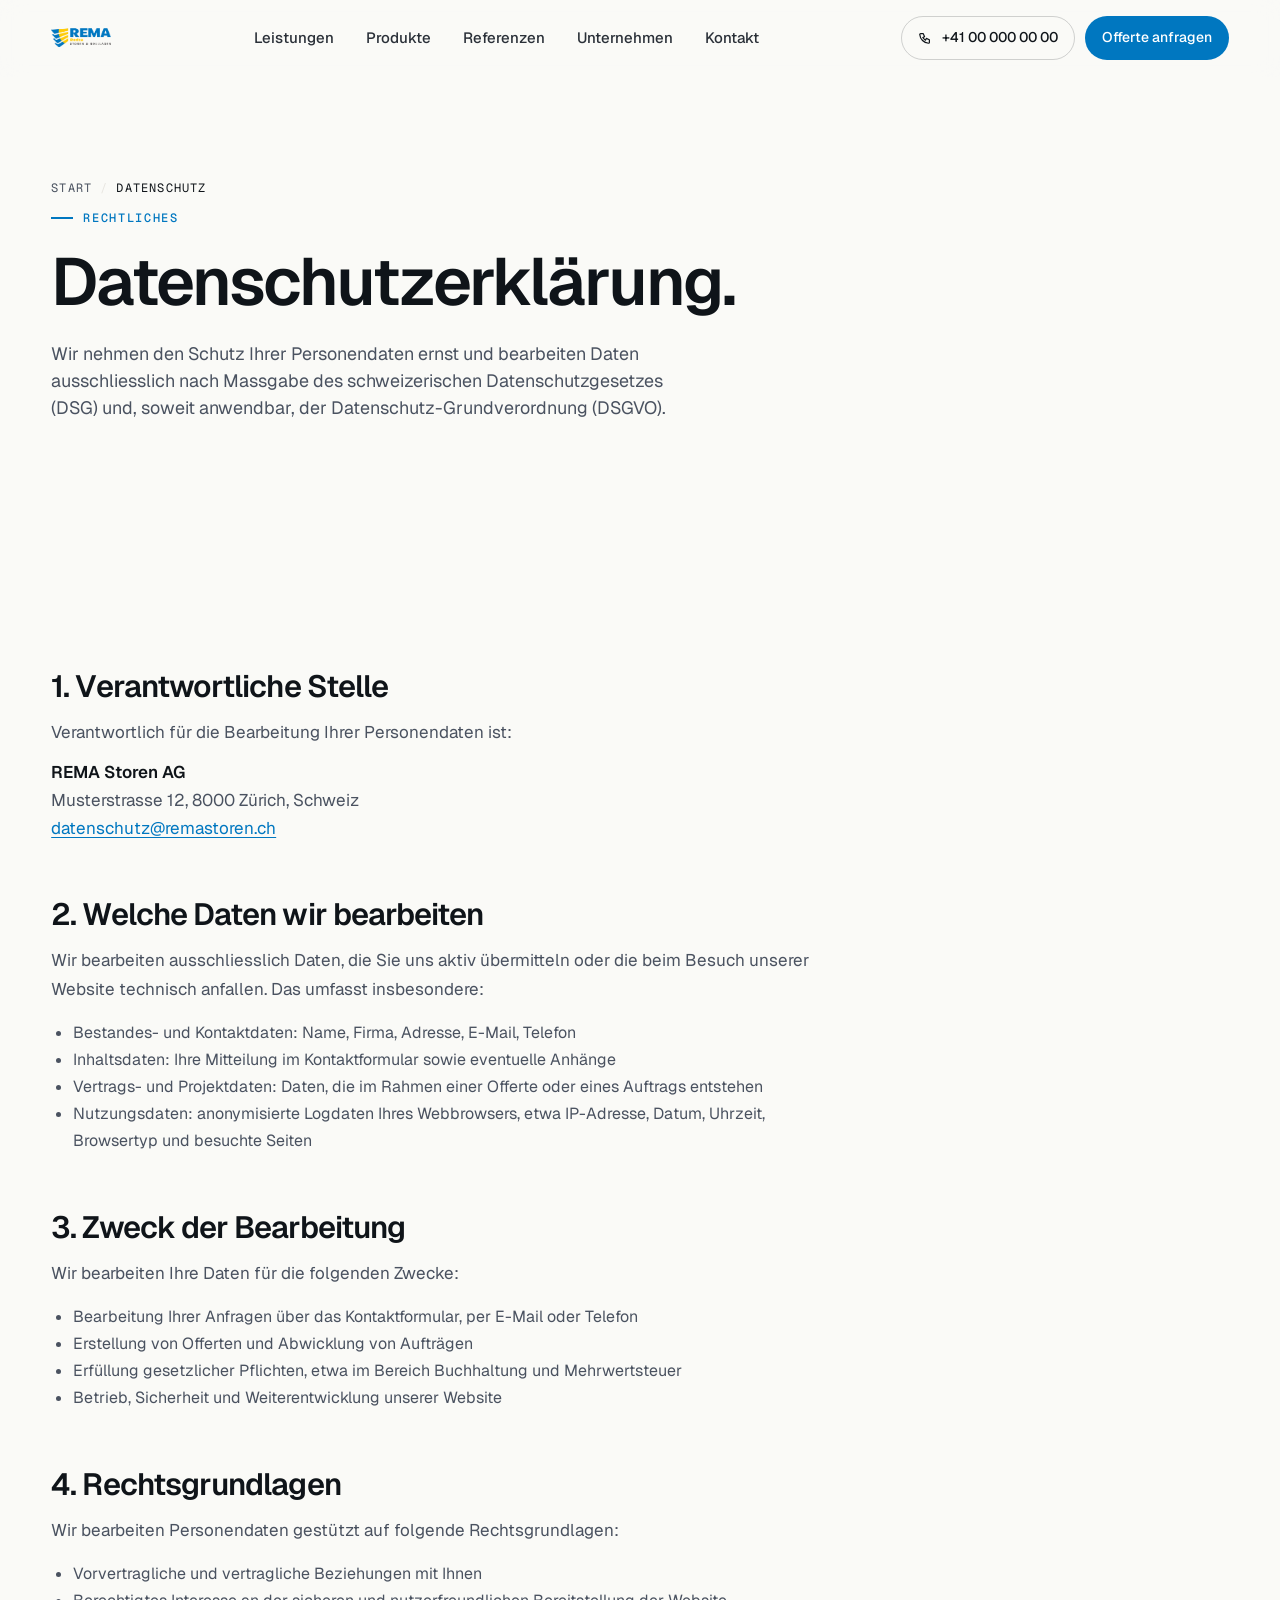
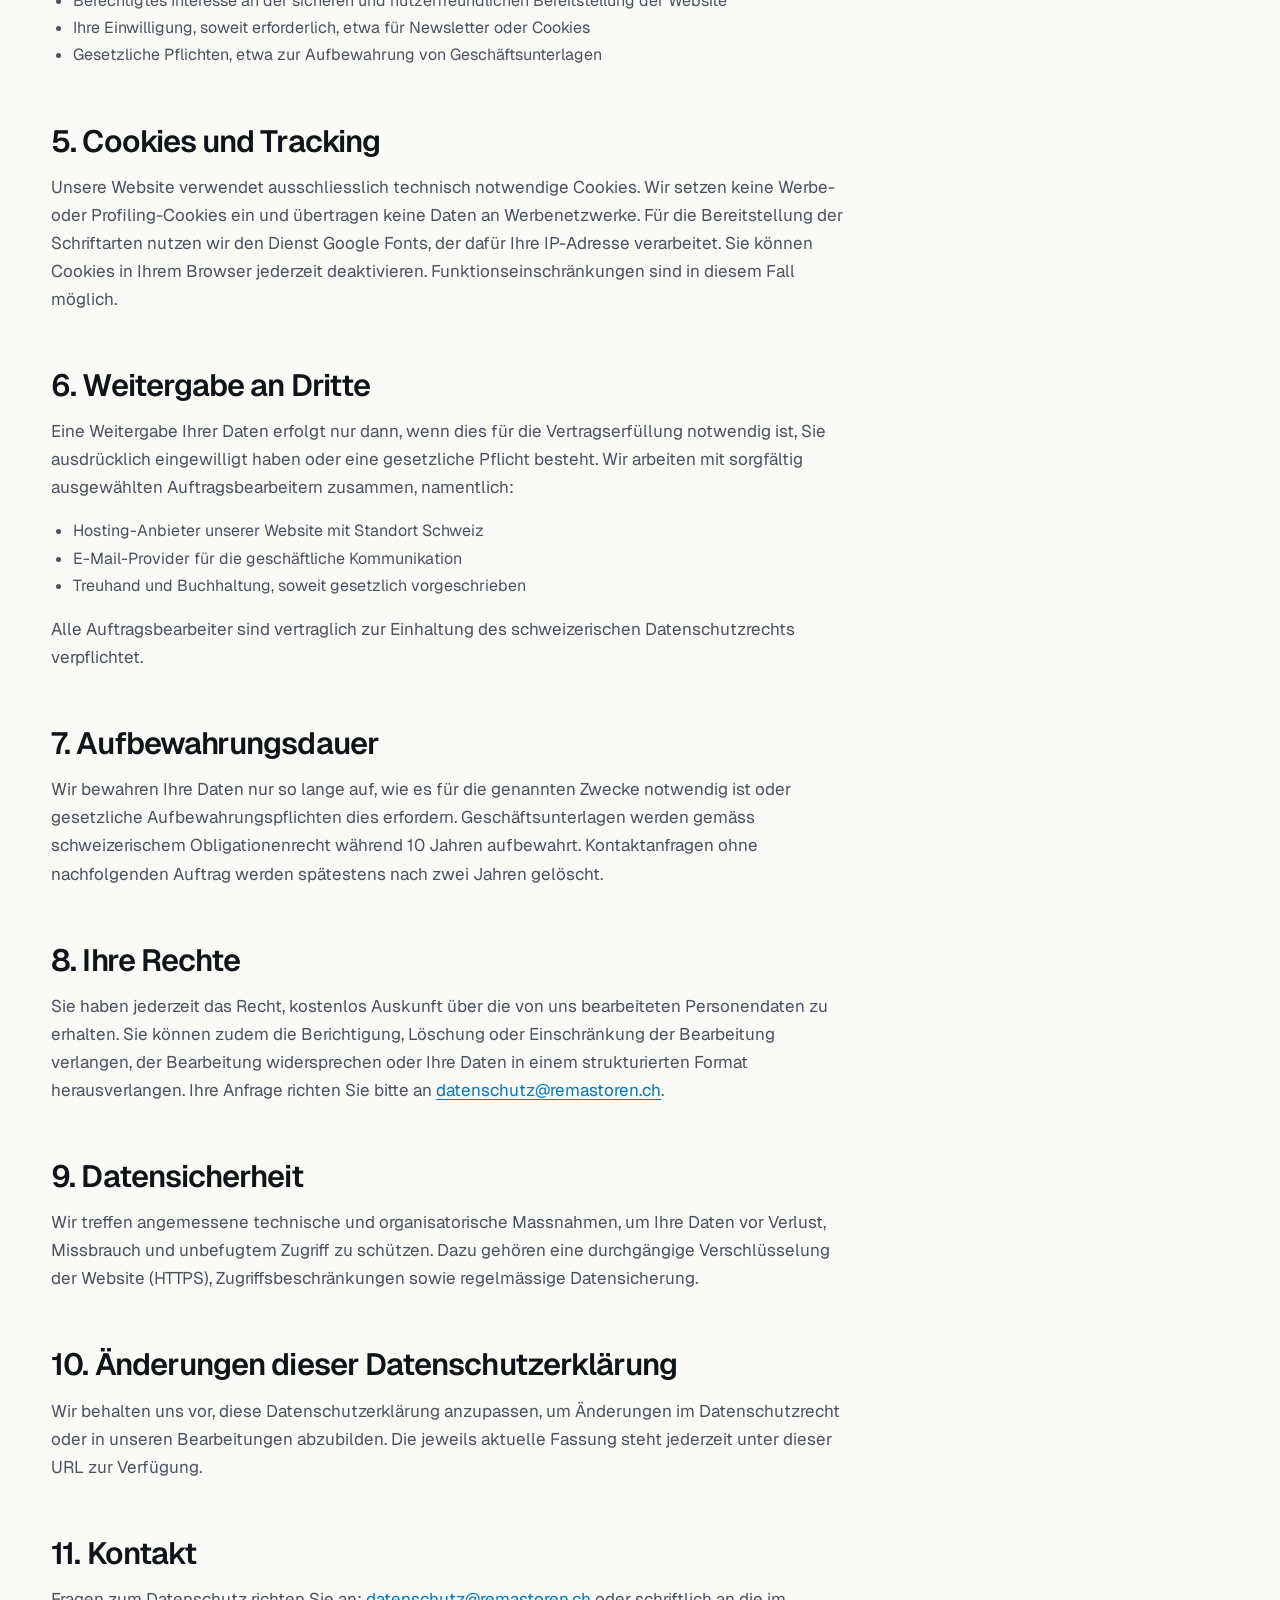
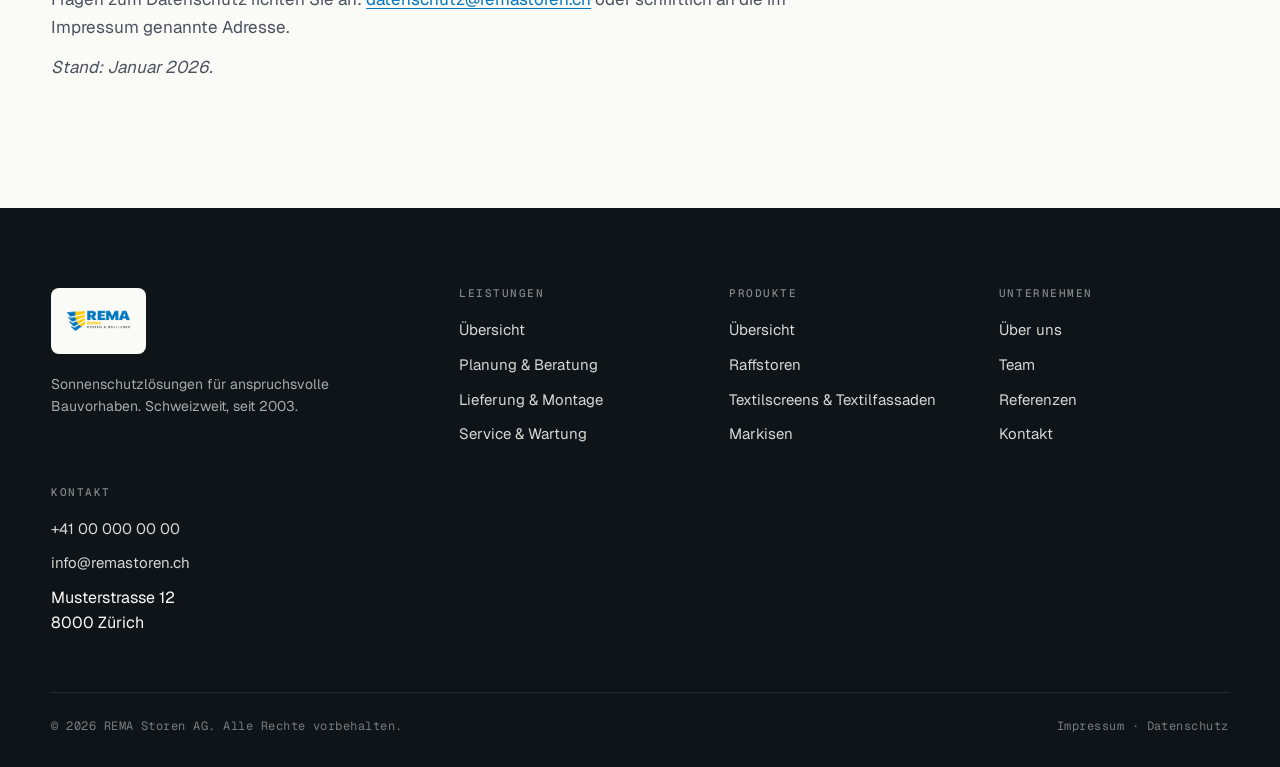
<file: datenschutz.html>
<!doctype html>
<html lang="de-CH">
<head>
<meta charset="utf-8" />
<meta name="viewport" content="width=device-width, initial-scale=1" />
<title>Datenschutzerklärung | REMA Storen AG</title>
<meta name="description" content="Informationen zur Bearbeitung Ihrer Personendaten auf der Website der REMA Storen AG gemäss schweizerischem Datenschutzgesetz." />
<meta name="robots" content="index, follow" />
<link rel="canonical" href="https://www.remastoren.ch/datenschutz.html" />
<link rel="preconnect" href="https://fonts.googleapis.com" />
<link rel="preconnect" href="https://fonts.gstatic.com" crossorigin />
<link href="https://fonts.googleapis.com/css2?family=Geist:wght@400;500;600;700&family=Geist+Mono:wght@400;500&display=swap" rel="stylesheet" />
<link rel="stylesheet" href="styles.css" />
<link rel="stylesheet" href="styles-add.css" />
<link rel="icon" href="assets/rema-logo.png" type="image/png" />
</head>
<body>
<header class="nav" id="site-nav">
  <div class="container nav-inner">
    <a href="index.html" class="nav-logo" aria-label="REMA Storen AG, Startseite">
      <img src="assets/rema-logo.png" alt="REMA Storen AG" />
    </a>
    <nav class="nav-links" aria-label="Hauptnavigation">
      <a href="leistungen.html" class="nav-link">Leistungen</a>
      <a href="produkte.html" class="nav-link">Produkte</a>
      <a href="referenzen.html" class="nav-link">Referenzen</a>
      <a href="unternehmen.html" class="nav-link">Unternehmen</a>
      <a href="kontakt.html" class="nav-link">Kontakt</a>
    </nav>
    <div class="nav-cta">
      <a href="tel:+41000000000" class="btn btn-ghost btn-sm nav-phone">
        <svg width="14" height="14" viewBox="0 0 16 16" fill="none" aria-hidden="true"><path d="M3 3h3l1.5 3.5L5.5 7.5a8 8 0 0 0 3 3l1-2 3.5 1.5V13a1 1 0 0 1-1 1A11 11 0 0 1 2 4a1 1 0 0 1 1-1z" stroke="currentColor" stroke-width="1.4" stroke-linejoin="round"/></svg>
        +41 00 000 00 00
      </a>
      <a href="kontakt.html" class="btn btn-primary btn-sm nav-offerte">Offerte anfragen</a>
      <button class="nav-burger" id="nav-burger" aria-label="Menü öffnen" aria-expanded="false"><span></span></button>
    </div>
  </div>
</header>
<div class="mobile-menu" id="mobile-menu" aria-hidden="true">
  <a href="leistungen.html">Leistungen</a>
  <a href="produkte.html">Produkte</a>
  <a href="referenzen.html">Referenzen</a>
  <a href="unternehmen.html">Unternehmen</a>
  <a href="kontakt.html">Kontakt</a>
  <a href="kontakt.html" class="btn btn-primary">Offerte anfragen</a>
</div>

<main id="content">

<section class="page-hero">
  <div class="container">
    <div class="grid">
      <div class="reveal">
        <nav class="crumbs" aria-label="Brotkrümel">
          <a href="index.html">Start</a>
          <span class="sep">/</span>
          <span class="current">Datenschutz</span>
        </nav>
        <span class="eyebrow">Rechtliches</span>
        <h1>Datenschutzerklärung.</h1>
        <p class="lead">Wir nehmen den Schutz Ihrer Personendaten ernst und bearbeiten Daten ausschliesslich nach Massgabe des schweizerischen Datenschutzgesetzes (DSG) und, soweit anwendbar, der Datenschutz-Grundverordnung (DSGVO).</p>
      </div>
    </div>
  </div>
</section>

<section class="section">
  <div class="container">
    <article class="prose reveal">

      <h2>1. Verantwortliche Stelle</h2>
      <p>Verantwortlich für die Bearbeitung Ihrer Personendaten ist:</p>
      <p><strong>REMA Storen AG</strong><br/>
      Musterstrasse 12, 8000 Zürich, Schweiz<br/>
      <a href="mailto:datenschutz@remastoren.ch">datenschutz@remastoren.ch</a></p>

      <h2>2. Welche Daten wir bearbeiten</h2>
      <p>Wir bearbeiten ausschliesslich Daten, die Sie uns aktiv übermitteln oder die beim Besuch unserer Website technisch anfallen. Das umfasst insbesondere:</p>
      <ul>
        <li>Bestandes- und Kontaktdaten: Name, Firma, Adresse, E-Mail, Telefon</li>
        <li>Inhaltsdaten: Ihre Mitteilung im Kontaktformular sowie eventuelle Anhänge</li>
        <li>Vertrags- und Projektdaten: Daten, die im Rahmen einer Offerte oder eines Auftrags entstehen</li>
        <li>Nutzungsdaten: anonymisierte Logdaten Ihres Webbrowsers, etwa IP-Adresse, Datum, Uhrzeit, Browsertyp und besuchte Seiten</li>
      </ul>

      <h2>3. Zweck der Bearbeitung</h2>
      <p>Wir bearbeiten Ihre Daten für die folgenden Zwecke:</p>
      <ul>
        <li>Bearbeitung Ihrer Anfragen über das Kontaktformular, per E-Mail oder Telefon</li>
        <li>Erstellung von Offerten und Abwicklung von Aufträgen</li>
        <li>Erfüllung gesetzlicher Pflichten, etwa im Bereich Buchhaltung und Mehrwertsteuer</li>
        <li>Betrieb, Sicherheit und Weiterentwicklung unserer Website</li>
      </ul>

      <h2>4. Rechtsgrundlagen</h2>
      <p>Wir bearbeiten Personendaten gestützt auf folgende Rechtsgrundlagen:</p>
      <ul>
        <li>Vorvertragliche und vertragliche Beziehungen mit Ihnen</li>
        <li>Berechtigtes Interesse an der sicheren und nutzerfreundlichen Bereitstellung der Website</li>
        <li>Ihre Einwilligung, soweit erforderlich, etwa für Newsletter oder Cookies</li>
        <li>Gesetzliche Pflichten, etwa zur Aufbewahrung von Geschäftsunterlagen</li>
      </ul>

      <h2>5. Cookies und Tracking</h2>
      <p>Unsere Website verwendet ausschliesslich technisch notwendige Cookies. Wir setzen keine Werbe- oder Profiling-Cookies ein und übertragen keine Daten an Werbenetzwerke. Für die Bereitstellung der Schriftarten nutzen wir den Dienst Google Fonts, der dafür Ihre IP-Adresse verarbeitet. Sie können Cookies in Ihrem Browser jederzeit deaktivieren. Funktionseinschränkungen sind in diesem Fall möglich.</p>

      <h2>6. Weitergabe an Dritte</h2>
      <p>Eine Weitergabe Ihrer Daten erfolgt nur dann, wenn dies für die Vertragserfüllung notwendig ist, Sie ausdrücklich eingewilligt haben oder eine gesetzliche Pflicht besteht. Wir arbeiten mit sorgfältig ausgewählten Auftragsbearbeitern zusammen, namentlich:</p>
      <ul>
        <li>Hosting-Anbieter unserer Website mit Standort Schweiz</li>
        <li>E-Mail-Provider für die geschäftliche Kommunikation</li>
        <li>Treuhand und Buchhaltung, soweit gesetzlich vorgeschrieben</li>
      </ul>
      <p>Alle Auftragsbearbeiter sind vertraglich zur Einhaltung des schweizerischen Datenschutzrechts verpflichtet.</p>

      <h2>7. Aufbewahrungsdauer</h2>
      <p>Wir bewahren Ihre Daten nur so lange auf, wie es für die genannten Zwecke notwendig ist oder gesetzliche Aufbewahrungspflichten dies erfordern. Geschäftsunterlagen werden gemäss schweizerischem Obligationenrecht während 10 Jahren aufbewahrt. Kontaktanfragen ohne nachfolgenden Auftrag werden spätestens nach zwei Jahren gelöscht.</p>

      <h2>8. Ihre Rechte</h2>
      <p>Sie haben jederzeit das Recht, kostenlos Auskunft über die von uns bearbeiteten Personendaten zu erhalten. Sie können zudem die Berichtigung, Löschung oder Einschränkung der Bearbeitung verlangen, der Bearbeitung widersprechen oder Ihre Daten in einem strukturierten Format herausverlangen. Ihre Anfrage richten Sie bitte an <a href="mailto:datenschutz@remastoren.ch">datenschutz@remastoren.ch</a>.</p>

      <h2>9. Datensicherheit</h2>
      <p>Wir treffen angemessene technische und organisatorische Massnahmen, um Ihre Daten vor Verlust, Missbrauch und unbefugtem Zugriff zu schützen. Dazu gehören eine durchgängige Verschlüsselung der Website (HTTPS), Zugriffsbeschränkungen sowie regelmässige Datensicherung.</p>

      <h2>10. Änderungen dieser Datenschutzerklärung</h2>
      <p>Wir behalten uns vor, diese Datenschutzerklärung anzupassen, um Änderungen im Datenschutzrecht oder in unseren Bearbeitungen abzubilden. Die jeweils aktuelle Fassung steht jederzeit unter dieser URL zur Verfügung.</p>

      <h2>11. Kontakt</h2>
      <p>Fragen zum Datenschutz richten Sie an: <a href="mailto:datenschutz@remastoren.ch">datenschutz@remastoren.ch</a> oder schriftlich an die im Impressum genannte Adresse.</p>

      <p><em>Stand: Januar 2026.</em></p>

    </article>
  </div>
</section>

</main>

<footer class="footer">
  <div class="container">
    <div class="footer-grid">
      <div class="footer-brand">
        <div class="logo-w"><img src="assets/rema-logo.png" alt="REMA Storen AG" /></div>
        <p>Sonnenschutzlösungen für anspruchsvolle Bauvorhaben. Schweizweit, seit 2003.</p>
      </div>
      <div>
        <h4>Leistungen</h4>
        <ul>
          <li><a href="leistungen.html">Übersicht</a></li>
          <li><a href="leistungen.html#planung">Planung &amp; Beratung</a></li>
          <li><a href="leistungen.html#montage">Lieferung &amp; Montage</a></li>
          <li><a href="service-wartung.html">Service &amp; Wartung</a></li>
        </ul>
      </div>
      <div>
        <h4>Produkte</h4>
        <ul>
          <li><a href="produkte.html">Übersicht</a></li>
          <li><a href="raffstoren.html">Raffstoren</a></li>
          <li><a href="textilscreens.html">Textilscreens &amp; Textilfassaden</a></li>
          <li><a href="markisen.html">Markisen</a></li>
        </ul>
      </div>
      <div>
        <h4>Unternehmen</h4>
        <ul>
          <li><a href="unternehmen.html">Über uns</a></li>
          <li><a href="unternehmen.html#team">Team</a></li>
          <li><a href="referenzen.html">Referenzen</a></li>
          <li><a href="kontakt.html">Kontakt</a></li>
        </ul>
      </div>
      <div>
        <h4>Kontakt</h4>
        <ul>
          <li><a href="tel:+41000000000">+41 00 000 00 00</a></li>
          <li><a href="mailto:info@remastoren.ch">info@remastoren.ch</a></li>
          <li>Musterstrasse 12<br/>8000 Zürich</li>
        </ul>
      </div>
    </div>
    <div class="footer-bottom">
      <span>© <span id="year">2026</span> REMA Storen AG. Alle Rechte vorbehalten.</span>
      <span><a href="impressum.html">Impressum</a> · <a href="datenschutz.html">Datenschutz</a></span>
    </div>
  </div>
</footer>
<script src="shared.js" defer></script>
</body>
</html>
</file>
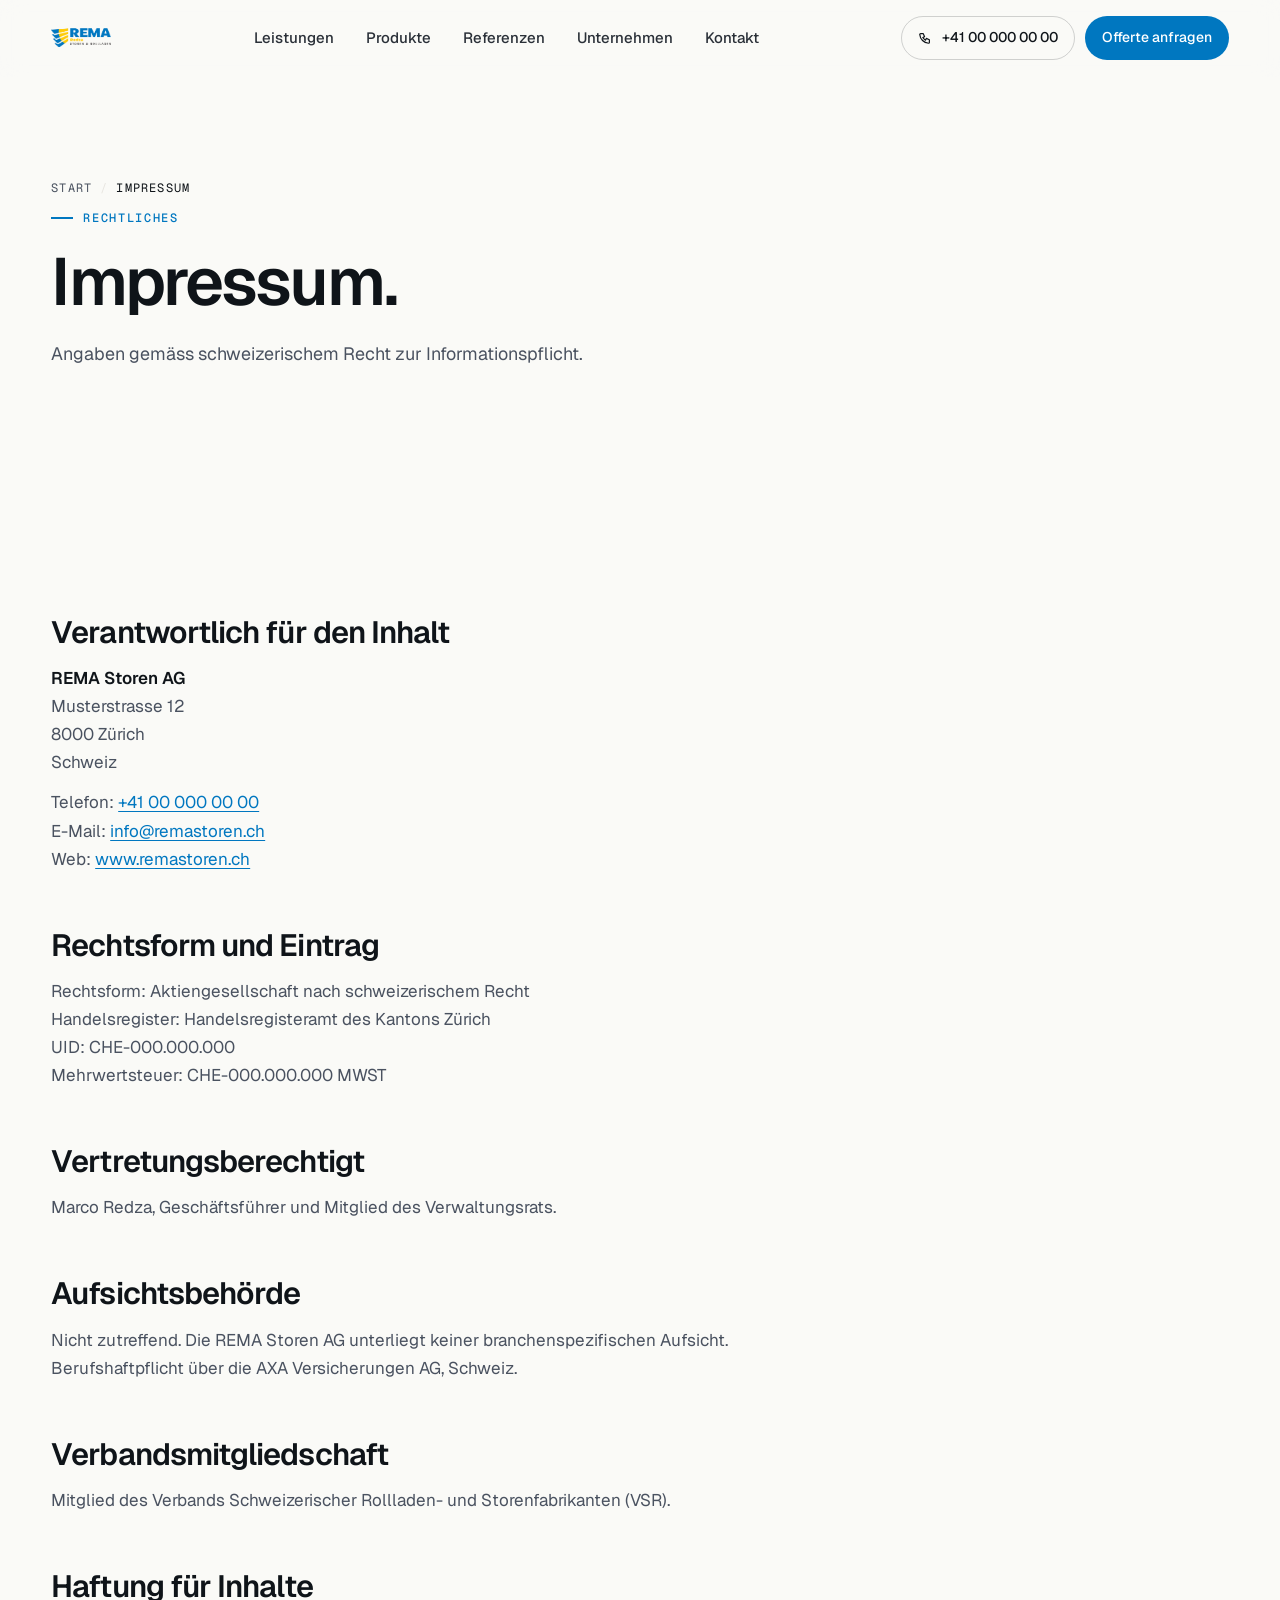
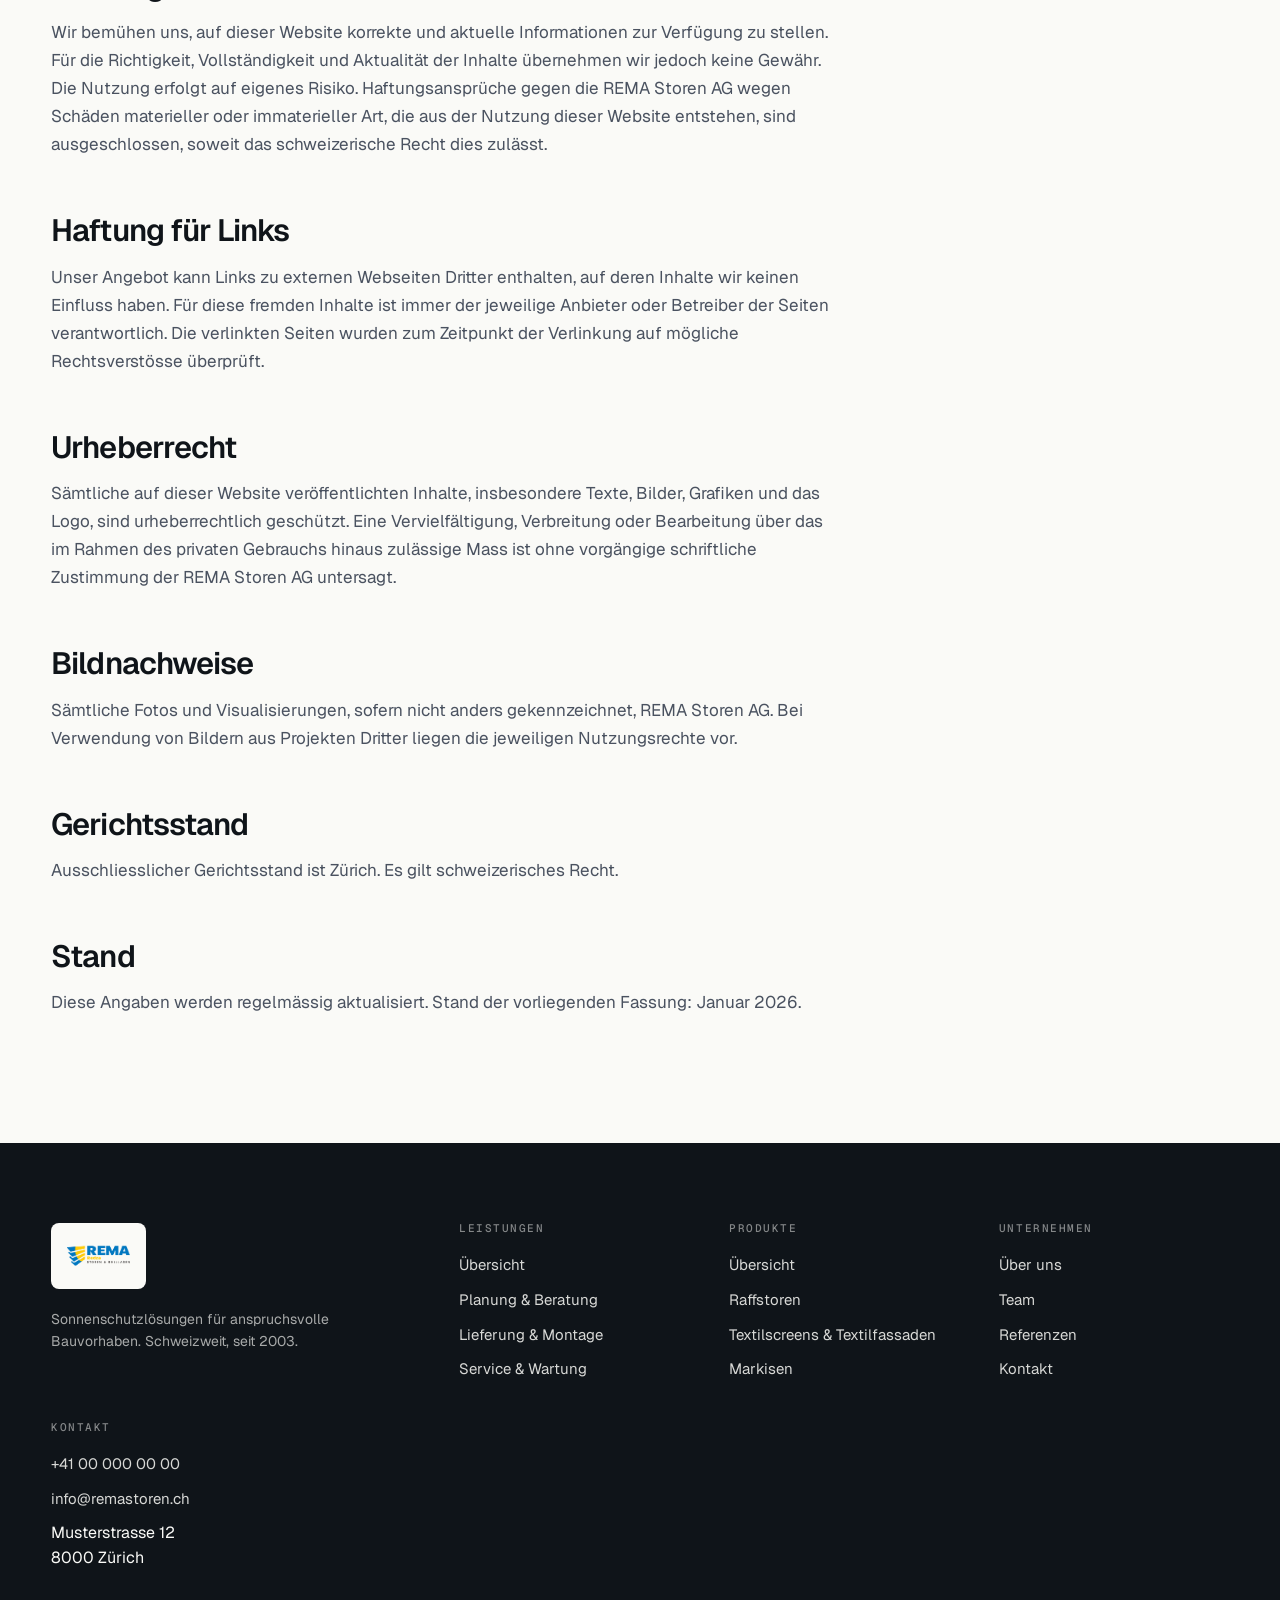
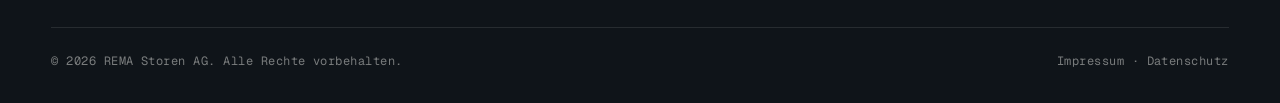
<file: impressum.html>
<!doctype html>
<html lang="de-CH">
<head>
<meta charset="utf-8" />
<meta name="viewport" content="width=device-width, initial-scale=1" />
<title>Impressum | REMA Storen AG</title>
<meta name="description" content="Rechtliche Angaben zur REMA Storen AG, Zürich. Firmensitz, Handelsregister, Mehrwertsteuernummer und Verantwortlichkeit für den Inhalt der Website." />
<meta name="robots" content="index, follow" />
<link rel="canonical" href="https://www.remastoren.ch/impressum.html" />
<link rel="preconnect" href="https://fonts.googleapis.com" />
<link rel="preconnect" href="https://fonts.gstatic.com" crossorigin />
<link href="https://fonts.googleapis.com/css2?family=Geist:wght@400;500;600;700&family=Geist+Mono:wght@400;500&display=swap" rel="stylesheet" />
<link rel="stylesheet" href="styles.css" />
<link rel="stylesheet" href="styles-add.css" />
<link rel="icon" href="assets/rema-logo.png" type="image/png" />
</head>
<body>
<header class="nav" id="site-nav">
  <div class="container nav-inner">
    <a href="index.html" class="nav-logo" aria-label="REMA Storen AG, Startseite">
      <img src="assets/rema-logo.png" alt="REMA Storen AG" />
    </a>
    <nav class="nav-links" aria-label="Hauptnavigation">
      <a href="leistungen.html" class="nav-link">Leistungen</a>
      <a href="produkte.html" class="nav-link">Produkte</a>
      <a href="referenzen.html" class="nav-link">Referenzen</a>
      <a href="unternehmen.html" class="nav-link">Unternehmen</a>
      <a href="kontakt.html" class="nav-link">Kontakt</a>
    </nav>
    <div class="nav-cta">
      <a href="tel:+41000000000" class="btn btn-ghost btn-sm nav-phone">
        <svg width="14" height="14" viewBox="0 0 16 16" fill="none" aria-hidden="true"><path d="M3 3h3l1.5 3.5L5.5 7.5a8 8 0 0 0 3 3l1-2 3.5 1.5V13a1 1 0 0 1-1 1A11 11 0 0 1 2 4a1 1 0 0 1 1-1z" stroke="currentColor" stroke-width="1.4" stroke-linejoin="round"/></svg>
        +41 00 000 00 00
      </a>
      <a href="kontakt.html" class="btn btn-primary btn-sm nav-offerte">Offerte anfragen</a>
      <button class="nav-burger" id="nav-burger" aria-label="Menü öffnen" aria-expanded="false"><span></span></button>
    </div>
  </div>
</header>
<div class="mobile-menu" id="mobile-menu" aria-hidden="true">
  <a href="leistungen.html">Leistungen</a>
  <a href="produkte.html">Produkte</a>
  <a href="referenzen.html">Referenzen</a>
  <a href="unternehmen.html">Unternehmen</a>
  <a href="kontakt.html">Kontakt</a>
  <a href="kontakt.html" class="btn btn-primary">Offerte anfragen</a>
</div>

<main id="content">

<section class="page-hero">
  <div class="container">
    <div class="grid">
      <div class="reveal">
        <nav class="crumbs" aria-label="Brotkrümel">
          <a href="index.html">Start</a>
          <span class="sep">/</span>
          <span class="current">Impressum</span>
        </nav>
        <span class="eyebrow">Rechtliches</span>
        <h1>Impressum.</h1>
        <p class="lead">Angaben gemäss schweizerischem Recht zur Informationspflicht.</p>
      </div>
    </div>
  </div>
</section>

<section class="section">
  <div class="container">
    <article class="prose reveal">

      <h2>Verantwortlich für den Inhalt</h2>
      <p><strong>REMA Storen AG</strong><br/>
      Musterstrasse 12<br/>
      8000 Zürich<br/>
      Schweiz</p>

      <p>
      Telefon: <a href="tel:+41000000000">+41 00 000 00 00</a><br/>
      E-Mail: <a href="mailto:info@remastoren.ch">info@remastoren.ch</a><br/>
      Web: <a href="https://www.remastoren.ch">www.remastoren.ch</a>
      </p>

      <h2>Rechtsform und Eintrag</h2>
      <p>
      Rechtsform: Aktiengesellschaft nach schweizerischem Recht<br/>
      Handelsregister: Handelsregisteramt des Kantons Zürich<br/>
      UID: CHE-000.000.000<br/>
      Mehrwertsteuer: CHE-000.000.000 MWST
      </p>

      <h2>Vertretungsberechtigt</h2>
      <p>Marco Redza, Geschäftsführer und Mitglied des Verwaltungsrats.</p>

      <h2>Aufsichtsbehörde</h2>
      <p>Nicht zutreffend. Die REMA Storen AG unterliegt keiner branchenspezifischen Aufsicht. Berufshaftpflicht über die AXA Versicherungen AG, Schweiz.</p>

      <h2>Verbandsmitgliedschaft</h2>
      <p>Mitglied des Verbands Schweizerischer Rollladen- und Storenfabrikanten (VSR).</p>

      <h2>Haftung für Inhalte</h2>
      <p>Wir bemühen uns, auf dieser Website korrekte und aktuelle Informationen zur Verfügung zu stellen. Für die Richtigkeit, Vollständigkeit und Aktualität der Inhalte übernehmen wir jedoch keine Gewähr. Die Nutzung erfolgt auf eigenes Risiko. Haftungsansprüche gegen die REMA Storen AG wegen Schäden materieller oder immaterieller Art, die aus der Nutzung dieser Website entstehen, sind ausgeschlossen, soweit das schweizerische Recht dies zulässt.</p>

      <h2>Haftung für Links</h2>
      <p>Unser Angebot kann Links zu externen Webseiten Dritter enthalten, auf deren Inhalte wir keinen Einfluss haben. Für diese fremden Inhalte ist immer der jeweilige Anbieter oder Betreiber der Seiten verantwortlich. Die verlinkten Seiten wurden zum Zeitpunkt der Verlinkung auf mögliche Rechtsverstösse überprüft.</p>

      <h2>Urheberrecht</h2>
      <p>Sämtliche auf dieser Website veröffentlichten Inhalte, insbesondere Texte, Bilder, Grafiken und das Logo, sind urheberrechtlich geschützt. Eine Vervielfältigung, Verbreitung oder Bearbeitung über das im Rahmen des privaten Gebrauchs hinaus zulässige Mass ist ohne vorgängige schriftliche Zustimmung der REMA Storen AG untersagt.</p>

      <h2>Bildnachweise</h2>
      <p>Sämtliche Fotos und Visualisierungen, sofern nicht anders gekennzeichnet, REMA Storen AG. Bei Verwendung von Bildern aus Projekten Dritter liegen die jeweiligen Nutzungsrechte vor.</p>

      <h2>Gerichtsstand</h2>
      <p>Ausschliesslicher Gerichtsstand ist Zürich. Es gilt schweizerisches Recht.</p>

      <h2>Stand</h2>
      <p>Diese Angaben werden regelmässig aktualisiert. Stand der vorliegenden Fassung: Januar 2026.</p>

    </article>
  </div>
</section>

</main>

<footer class="footer">
  <div class="container">
    <div class="footer-grid">
      <div class="footer-brand">
        <div class="logo-w"><img src="assets/rema-logo.png" alt="REMA Storen AG" /></div>
        <p>Sonnenschutzlösungen für anspruchsvolle Bauvorhaben. Schweizweit, seit 2003.</p>
      </div>
      <div>
        <h4>Leistungen</h4>
        <ul>
          <li><a href="leistungen.html">Übersicht</a></li>
          <li><a href="leistungen.html#planung">Planung &amp; Beratung</a></li>
          <li><a href="leistungen.html#montage">Lieferung &amp; Montage</a></li>
          <li><a href="service-wartung.html">Service &amp; Wartung</a></li>
        </ul>
      </div>
      <div>
        <h4>Produkte</h4>
        <ul>
          <li><a href="produkte.html">Übersicht</a></li>
          <li><a href="raffstoren.html">Raffstoren</a></li>
          <li><a href="textilscreens.html">Textilscreens &amp; Textilfassaden</a></li>
          <li><a href="markisen.html">Markisen</a></li>
        </ul>
      </div>
      <div>
        <h4>Unternehmen</h4>
        <ul>
          <li><a href="unternehmen.html">Über uns</a></li>
          <li><a href="unternehmen.html#team">Team</a></li>
          <li><a href="referenzen.html">Referenzen</a></li>
          <li><a href="kontakt.html">Kontakt</a></li>
        </ul>
      </div>
      <div>
        <h4>Kontakt</h4>
        <ul>
          <li><a href="tel:+41000000000">+41 00 000 00 00</a></li>
          <li><a href="mailto:info@remastoren.ch">info@remastoren.ch</a></li>
          <li>Musterstrasse 12<br/>8000 Zürich</li>
        </ul>
      </div>
    </div>
    <div class="footer-bottom">
      <span>© <span id="year">2026</span> REMA Storen AG. Alle Rechte vorbehalten.</span>
      <span><a href="impressum.html">Impressum</a> · <a href="datenschutz.html">Datenschutz</a></span>
    </div>
  </div>
</footer>
<script src="shared.js" defer></script>
</body>
</html>
</file>
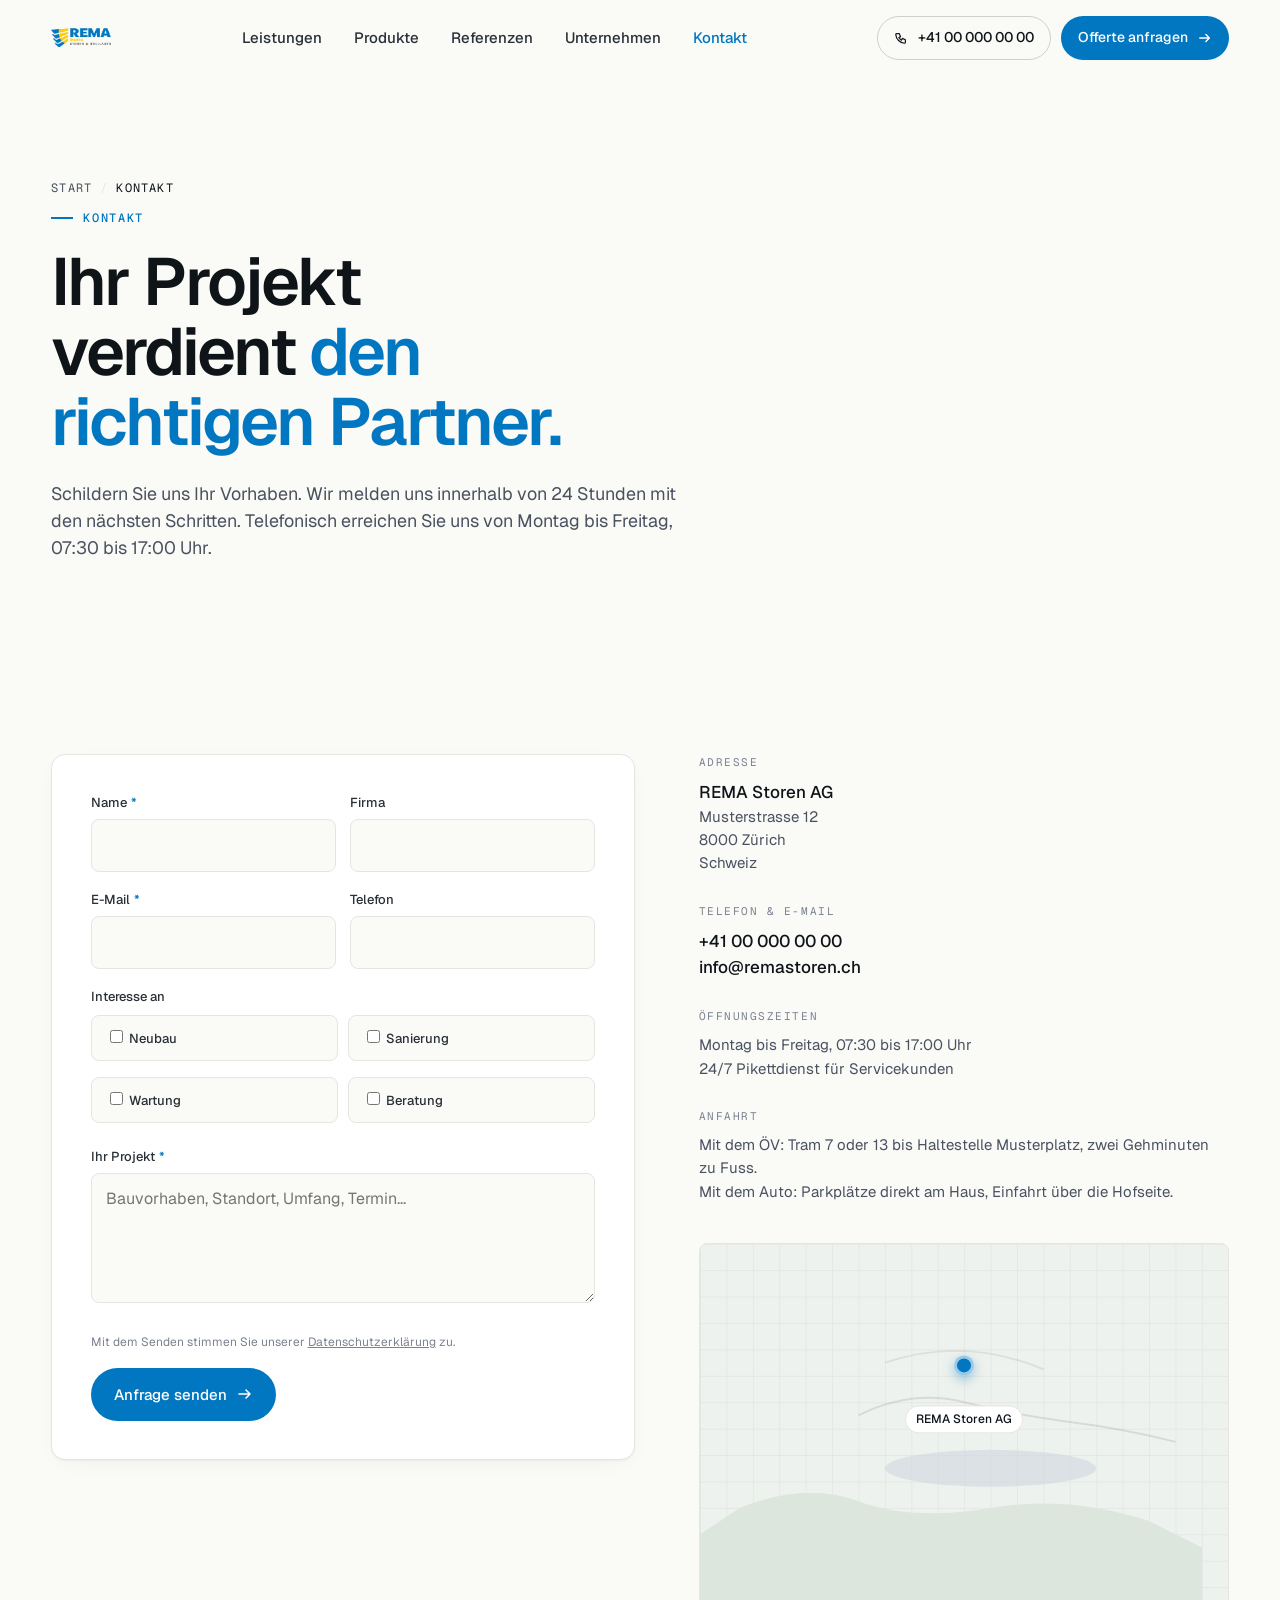
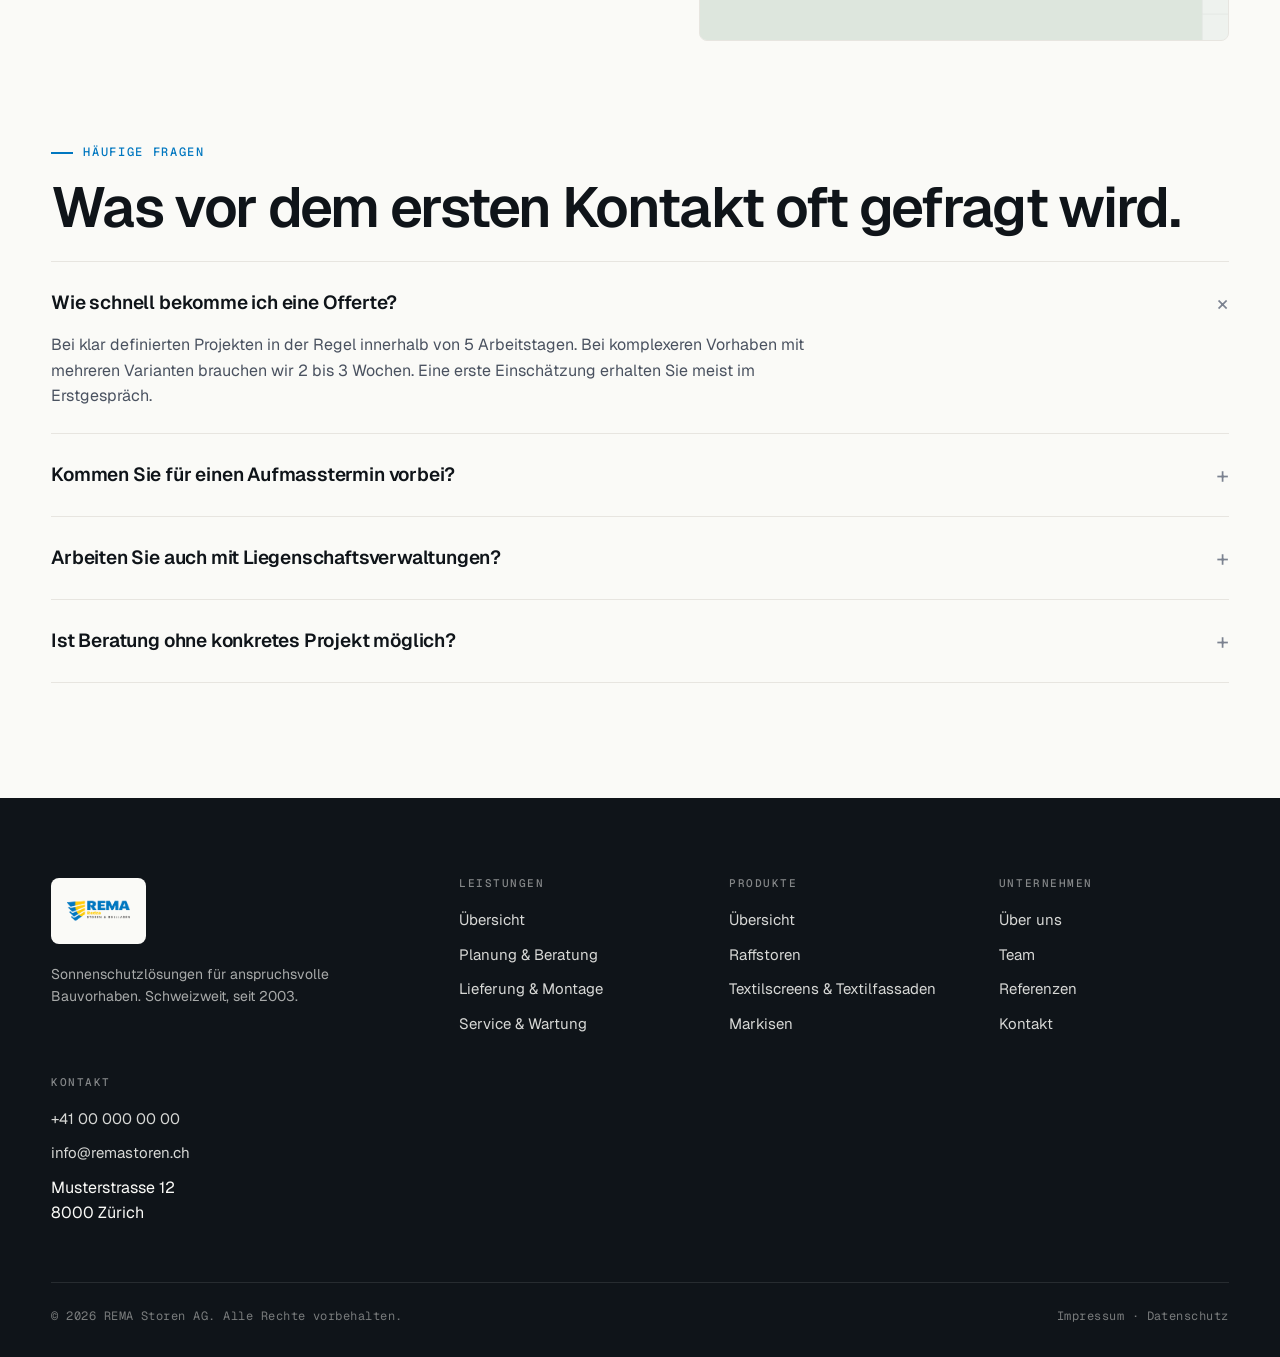
<file: kontakt.html>
<!doctype html>
<html lang="de-CH">
<head>
<meta charset="utf-8" />
<meta name="viewport" content="width=device-width, initial-scale=1" />
<title>Kontakt, Beratung und Offerte | REMA Storen AG</title>
<meta name="description" content="Beratung, Offerte oder Servicevertrag anfragen. Antwort innerhalb von 24 Stunden, telefonisch erreichbar Montag bis Freitag von 07:30 bis 17:00 Uhr." />
<meta name="robots" content="index, follow" />
<link rel="canonical" href="https://www.remastoren.ch/kontakt.html" />
<meta property="og:type" content="website" />
<meta property="og:title" content="Kontakt, Beratung und Offerte | REMA Storen AG" />
<meta property="og:description" content="Beratung, Offerte oder Servicevertrag anfragen. Antwort innerhalb von 24 Stunden." />
<meta property="og:url" content="https://www.remastoren.ch/kontakt.html" />
<meta property="og:image" content="https://www.remastoren.ch/assets/rema-logo.png" />
<meta property="og:locale" content="de_CH" />
<link rel="preconnect" href="https://fonts.googleapis.com" />
<link rel="preconnect" href="https://fonts.gstatic.com" crossorigin />
<link href="https://fonts.googleapis.com/css2?family=Geist:wght@400;500;600;700&family=Geist+Mono:wght@400;500&display=swap" rel="stylesheet" />
<link rel="stylesheet" href="styles.css" />
<link rel="stylesheet" href="styles-add.css" />
<link rel="icon" href="assets/rema-logo.png" type="image/png" />
</head>
<body>
<header class="nav" id="site-nav">
  <div class="container nav-inner">
    <a href="index.html" class="nav-logo" aria-label="REMA Storen AG, Startseite">
      <img src="assets/rema-logo.png" alt="REMA Storen AG" />
    </a>
    <nav class="nav-links" aria-label="Hauptnavigation">
      <a href="leistungen.html" class="nav-link">Leistungen</a>
      <a href="produkte.html" class="nav-link">Produkte</a>
      <a href="referenzen.html" class="nav-link">Referenzen</a>
      <a href="unternehmen.html" class="nav-link">Unternehmen</a>
      <a href="kontakt.html" class="nav-link active" aria-current="page">Kontakt</a>
    </nav>
    <div class="nav-cta">
      <a href="tel:+41000000000" class="btn btn-ghost btn-sm nav-phone">
        <svg width="14" height="14" viewBox="0 0 16 16" fill="none" aria-hidden="true"><path d="M3 3h3l1.5 3.5L5.5 7.5a8 8 0 0 0 3 3l1-2 3.5 1.5V13a1 1 0 0 1-1 1A11 11 0 0 1 2 4a1 1 0 0 1 1-1z" stroke="currentColor" stroke-width="1.4" stroke-linejoin="round"/></svg>
        +41 00 000 00 00
      </a>
      <a href="kontakt.html" class="btn btn-primary btn-sm nav-offerte">Offerte anfragen <svg class="arr" width="14" height="14" viewBox="0 0 16 16" fill="none" aria-hidden="true"><path d="M2 8h11M9 4l4 4-4 4" stroke="currentColor" stroke-width="1.6" stroke-linecap="round" stroke-linejoin="round"/></svg></a>
      <button class="nav-burger" id="nav-burger" aria-label="Menü öffnen" aria-expanded="false"><span></span></button>
    </div>
  </div>
</header>
<div class="mobile-menu" id="mobile-menu" aria-hidden="true">
  <a href="leistungen.html">Leistungen</a>
  <a href="produkte.html">Produkte</a>
  <a href="referenzen.html">Referenzen</a>
  <a href="unternehmen.html">Unternehmen</a>
  <a href="kontakt.html" aria-current="page">Kontakt</a>
  <a href="kontakt.html" class="btn btn-primary">Offerte anfragen</a>
</div>

<main id="content">

<section class="page-hero">
  <div class="container">
    <div class="grid">
      <div class="reveal">
        <nav class="crumbs" aria-label="Brotkrümel">
          <a href="index.html">Start</a>
          <span class="sep">/</span>
          <span class="current">Kontakt</span>
        </nav>
        <span class="eyebrow">Kontakt</span>
        <h1>Ihr Projekt verdient <span class="accent">den richtigen Partner.</span></h1>
        <p class="lead">Schildern Sie uns Ihr Vorhaben. Wir melden uns innerhalb von 24 Stunden mit den nächsten Schritten. Telefonisch erreichen Sie uns von Montag bis Freitag, 07:30 bis 17:00 Uhr.</p>
      </div>
    </div>
  </div>
</section>

<section class="section">
  <div class="container">

    <div class="contact-grid">
      <div class="reveal">
        <form id="contact-form" class="form-card" novalidate>
          <div class="field-row">
            <div class="field" data-field="name">
              <label for="f-name">Name<span class="req">*</span></label>
              <input id="f-name" name="name" class="input" type="text" autocomplete="name" />
              <div class="err-msg"></div>
            </div>
            <div class="field" data-field="company">
              <label for="f-company">Firma</label>
              <input id="f-company" name="company" class="input" type="text" autocomplete="organization" />
            </div>
          </div>
          <div class="field-row">
            <div class="field" data-field="email">
              <label for="f-email">E-Mail<span class="req">*</span></label>
              <input id="f-email" name="email" class="input" type="email" autocomplete="email" />
              <div class="err-msg"></div>
            </div>
            <div class="field" data-field="phone">
              <label for="f-phone">Telefon</label>
              <input id="f-phone" name="phone" class="input" type="tel" autocomplete="tel" />
            </div>
          </div>
          <div class="field">
            <label>Interesse an</label>
            <div class="checks">
              <label class="check"><input type="checkbox" name="interest" value="Neubau" /> Neubau</label>
              <label class="check"><input type="checkbox" name="interest" value="Sanierung" /> Sanierung</label>
              <label class="check"><input type="checkbox" name="interest" value="Wartung" /> Wartung</label>
              <label class="check"><input type="checkbox" name="interest" value="Beratung" /> Beratung</label>
            </div>
          </div>
          <div class="field" data-field="message">
            <label for="f-msg">Ihr Projekt<span class="req">*</span></label>
            <textarea id="f-msg" name="message" class="textarea" placeholder="Bauvorhaben, Standort, Umfang, Termin..."></textarea>
            <div class="err-msg"></div>
          </div>
          <div class="form-foot">
            <div class="hint">Mit dem Senden stimmen Sie unserer <a href="datenschutz.html" style="text-decoration: underline;">Datenschutzerklärung</a> zu.</div>
            <button type="submit" class="btn btn-primary">Anfrage senden <svg class="arr" width="16" height="16" viewBox="0 0 16 16" fill="none"><path d="M2 8h11M9 4l4 4-4 4" stroke="currentColor" stroke-width="1.6" stroke-linecap="round" stroke-linejoin="round"/></svg></button>
          </div>
        </form>

        <div id="form-success" class="form-success" style="display:none;">
          <div class="check-icon" aria-hidden="true">
            <svg width="28" height="28" viewBox="0 0 24 24" fill="none"><path d="M5 12.5l4.5 4.5L19 7" stroke="currentColor" stroke-width="2.4" stroke-linecap="round" stroke-linejoin="round"/></svg>
          </div>
          <h3>Vielen Dank, <span id="form-success-name"></span>.</h3>
          <p class="muted" style="margin-top: 12px; max-width: 52ch;">
            Ihre Anfrage ist bei uns eingegangen. Wir melden uns innerhalb von 24 Stunden bei Ihnen unter <b id="form-success-email"></b>.
          </p>
          <div style="display: flex; gap: 12px; margin-top: 28px; flex-wrap: wrap;">
            <button id="form-reset" type="button" class="btn btn-ghost">Weitere Anfrage senden</button>
            <a href="referenzen.html" class="btn btn-primary">Referenzen ansehen <svg class="arr" width="16" height="16" viewBox="0 0 16 16" fill="none"><path d="M2 8h11M9 4l4 4-4 4" stroke="currentColor" stroke-width="1.6" stroke-linecap="round" stroke-linejoin="round"/></svg></a>
          </div>
        </div>
      </div>

      <div class="reveal">
        <div class="contact-info">
          <div class="contact-block">
            <div class="label">Adresse</div>
            <div class="val">REMA Storen AG</div>
            <p>Musterstrasse 12<br/>8000 Zürich<br/>Schweiz</p>
          </div>
          <div class="contact-block">
            <div class="label">Telefon &amp; E-Mail</div>
            <div class="val"><a href="tel:+41000000000">+41 00 000 00 00</a></div>
            <div class="val"><a href="mailto:info@remastoren.ch">info@remastoren.ch</a></div>
          </div>
          <div class="contact-block">
            <div class="label">Öffnungszeiten</div>
            <p>Montag bis Freitag, 07:30 bis 17:00 Uhr<br/>24/7 Pikettdienst für Servicekunden</p>
          </div>
          <div class="contact-block">
            <div class="label">Anfahrt</div>
            <p>Mit dem ÖV: Tram 7 oder 13 bis Haltestelle Musterplatz, zwei Gehminuten zu Fuss.<br/>Mit dem Auto: Parkplätze direkt am Haus, Einfahrt über die Hofseite.</p>
          </div>
          <div class="map" aria-label="Standort Karte">
            <svg class="map-svg" viewBox="0 0 400 300" preserveAspectRatio="xMidYMid slice">
              <defs>
                <pattern id="grid" width="20" height="20" patternUnits="userSpaceOnUse">
                  <path d="M 20 0 L 0 0 0 20" fill="none" stroke="rgba(15,20,25,.06)" stroke-width="1"/>
                </pattern>
              </defs>
              <rect width="400" height="300" fill="#eef2ee"/>
              <rect width="400" height="300" fill="url(#grid)"/>
              <path d="M30 200 Q80 180 120 195 T220 200 T340 210 L380 230 L380 300 L0 300 L0 220 Z" fill="#dde6dd"/>
              <path d="M120 130 Q160 110 200 120 T280 135 T360 150" fill="none" stroke="rgba(15,20,25,.1)" stroke-width="1.5"/>
              <path d="M140 90 Q200 70 260 95" fill="none" stroke="rgba(15,20,25,.08)" stroke-width="1.5"/>
              <ellipse cx="220" cy="170" rx="80" ry="14" fill="#cfd8e0" opacity=".6"/>
            </svg>
            <div class="pin">
              <div class="pulse"></div>
              <div class="dot"></div>
              <div class="pin-label">REMA Storen AG</div>
            </div>
          </div>
        </div>
      </div>
    </div>

    <div class="reveal" style="margin-top: clamp(64px, 8vw, 96px);">
      <span class="eyebrow">Häufige Fragen</span>
      <h2 style="margin-top: 16px;">Was vor dem ersten Kontakt oft gefragt wird.</h2>
      <div class="faq" style="margin-top: 24px;">
        <details open>
          <summary>Wie schnell bekomme ich eine Offerte?</summary>
          <p>Bei klar definierten Projekten in der Regel innerhalb von 5 Arbeitstagen. Bei komplexeren Vorhaben mit mehreren Varianten brauchen wir 2 bis 3 Wochen. Eine erste Einschätzung erhalten Sie meist im Erstgespräch.</p>
        </details>
        <details>
          <summary>Kommen Sie für einen Aufmasstermin vorbei?</summary>
          <p>Ja, schweizweit. Das Erstgespräch und ein kurzer Aufmasstermin sind kostenlos. Bei grossen Distanzen stimmen wir vorab ab, ob ein gemeinsamer Termin mit mehreren Projekten möglich ist.</p>
        </details>
        <details>
          <summary>Arbeiten Sie auch mit Liegenschaftsverwaltungen?</summary>
          <p>Gerne und regelmässig. Wir rechnen direkt mit der Verwaltung ab, koordinieren mit dem Hauswart und liefern alle Unterlagen für die Stockwerkeigentümergemeinschaft.</p>
        </details>
        <details>
          <summary>Ist Beratung ohne konkretes Projekt möglich?</summary>
          <p>Ja. Wenn Sie als Architekt oder Bauherrschaft generelle Fragen zur Auswahl, zur Steuerung oder zur Wartung haben, melden Sie sich gerne. Ein Telefonat dauert oft weniger als 20 Minuten und klärt vieles.</p>
        </details>
      </div>
    </div>

  </div>
</section>

</main>

<footer class="footer">
  <div class="container">
    <div class="footer-grid">
      <div class="footer-brand">
        <div class="logo-w"><img src="assets/rema-logo.png" alt="REMA Storen AG" /></div>
        <p>Sonnenschutzlösungen für anspruchsvolle Bauvorhaben. Schweizweit, seit 2003.</p>
      </div>
      <div>
        <h4>Leistungen</h4>
        <ul>
          <li><a href="leistungen.html">Übersicht</a></li>
          <li><a href="leistungen.html#planung">Planung &amp; Beratung</a></li>
          <li><a href="leistungen.html#montage">Lieferung &amp; Montage</a></li>
          <li><a href="service-wartung.html">Service &amp; Wartung</a></li>
        </ul>
      </div>
      <div>
        <h4>Produkte</h4>
        <ul>
          <li><a href="produkte.html">Übersicht</a></li>
          <li><a href="raffstoren.html">Raffstoren</a></li>
          <li><a href="textilscreens.html">Textilscreens &amp; Textilfassaden</a></li>
          <li><a href="markisen.html">Markisen</a></li>
        </ul>
      </div>
      <div>
        <h4>Unternehmen</h4>
        <ul>
          <li><a href="unternehmen.html">Über uns</a></li>
          <li><a href="unternehmen.html#team">Team</a></li>
          <li><a href="referenzen.html">Referenzen</a></li>
          <li><a href="kontakt.html">Kontakt</a></li>
        </ul>
      </div>
      <div>
        <h4>Kontakt</h4>
        <ul>
          <li><a href="tel:+41000000000">+41 00 000 00 00</a></li>
          <li><a href="mailto:info@remastoren.ch">info@remastoren.ch</a></li>
          <li>Musterstrasse 12<br/>8000 Zürich</li>
        </ul>
      </div>
    </div>
    <div class="footer-bottom">
      <span>© <span id="year">2026</span> REMA Storen AG. Alle Rechte vorbehalten.</span>
      <span><a href="impressum.html">Impressum</a> · <a href="datenschutz.html">Datenschutz</a></span>
    </div>
  </div>
</footer>
<script src="shared.js" defer></script>
<script type="application/ld+json">
{"@context":"https://schema.org","@type":"LocalBusiness","name":"REMA Storen AG","image":"https://www.remastoren.ch/assets/rema-logo.png","url":"https://www.remastoren.ch/","telephone":"+41000000000","email":"info@remastoren.ch","address":{"@type":"PostalAddress","streetAddress":"Musterstrasse 12","postalCode":"8000","addressLocality":"Zürich","addressCountry":"CH"},"areaServed":"CH","foundingDate":"2003"}
</script>
<script type="application/ld+json">
{"@context":"https://schema.org","@type":"BreadcrumbList","itemListElement":[{"@type":"ListItem","position":1,"name":"Start","item":"https://www.remastoren.ch/"},{"@type":"ListItem","position":2,"name":"Kontakt","item":"https://www.remastoren.ch/kontakt.html"}]}
</script>
</body>
</html>
</file>
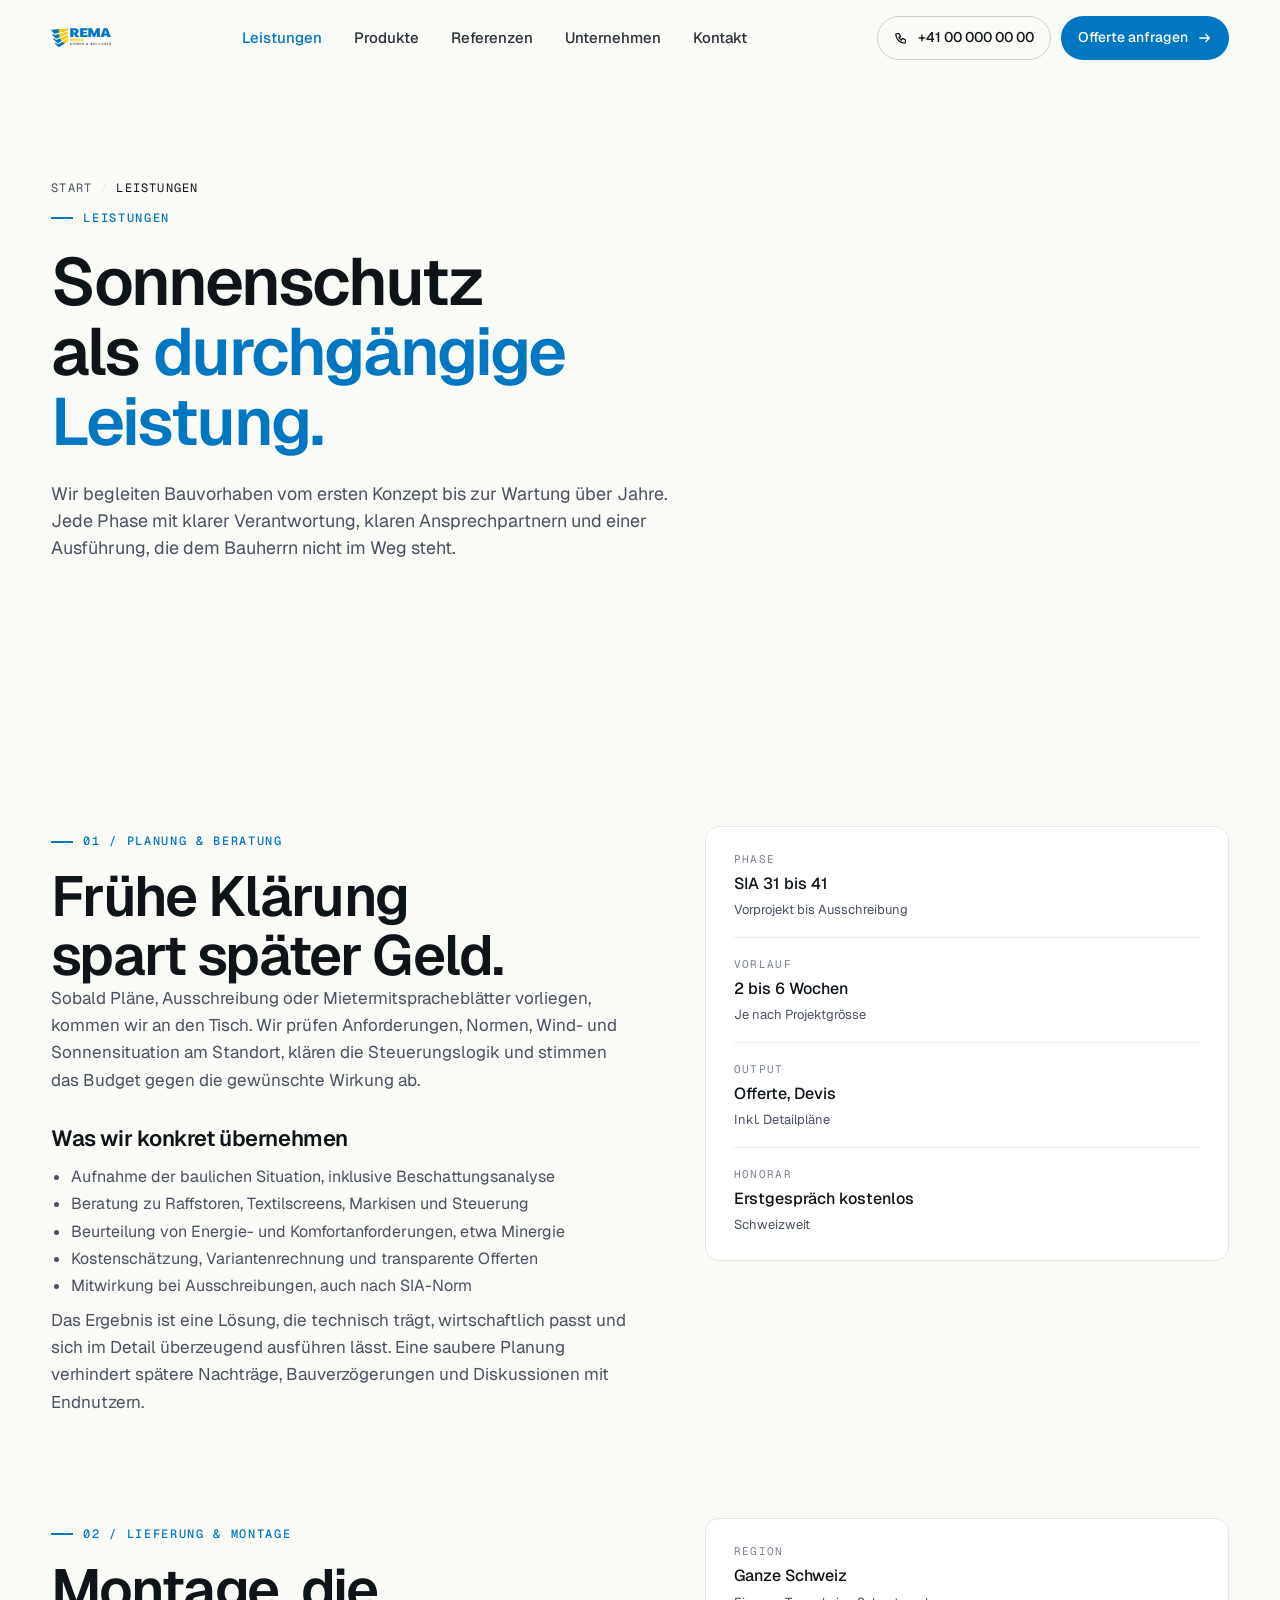
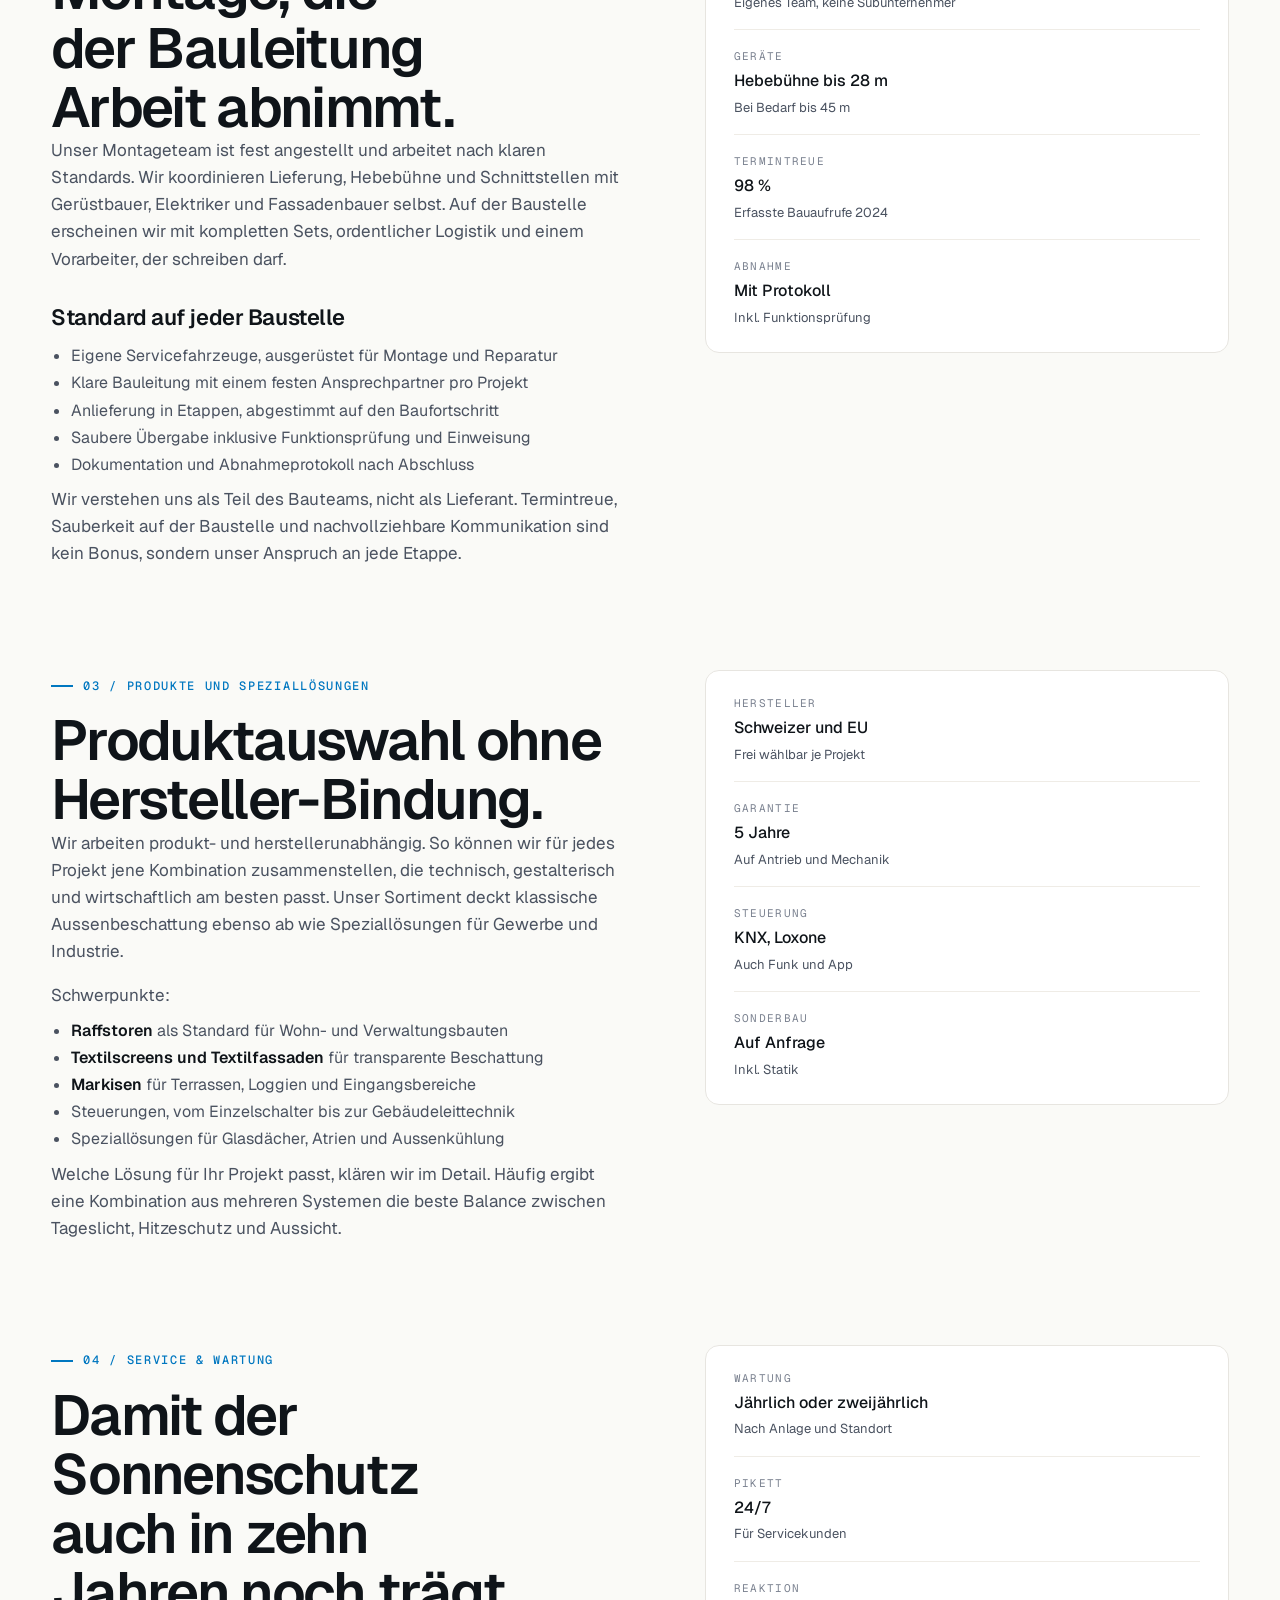
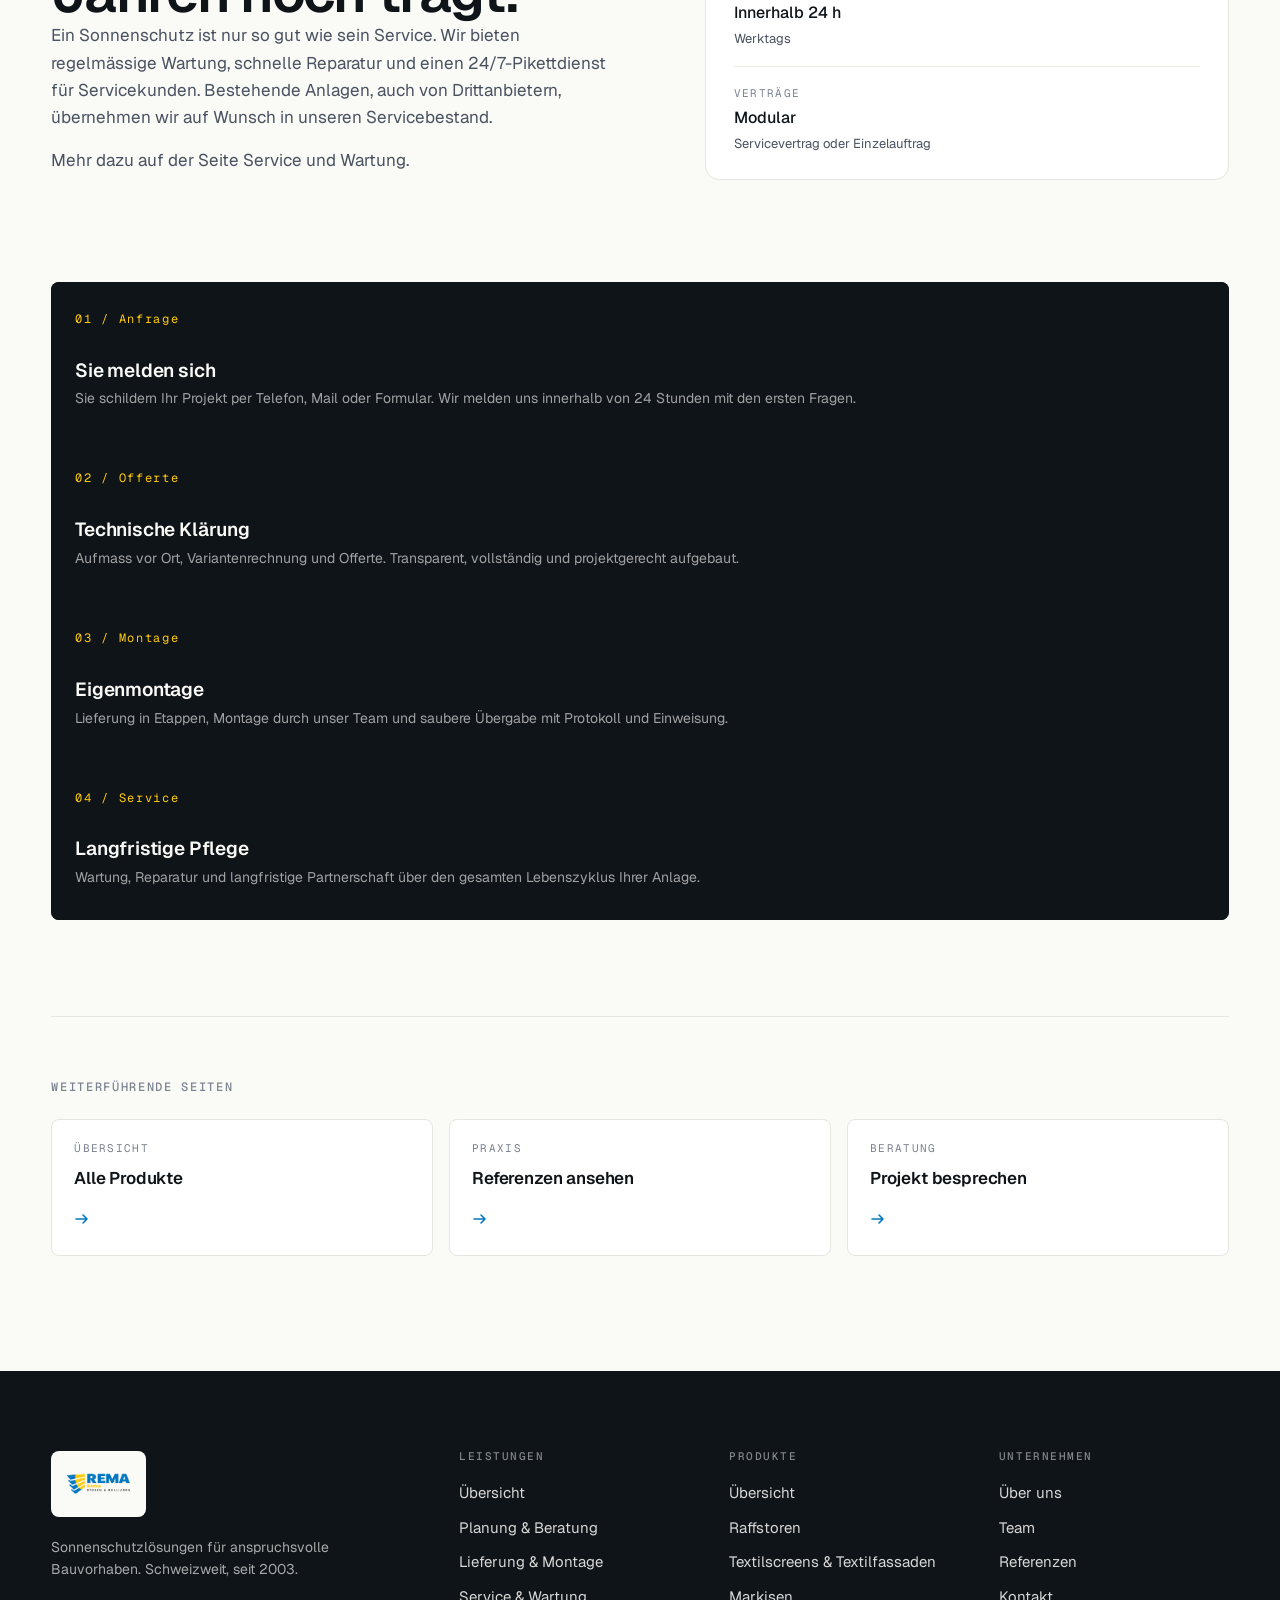
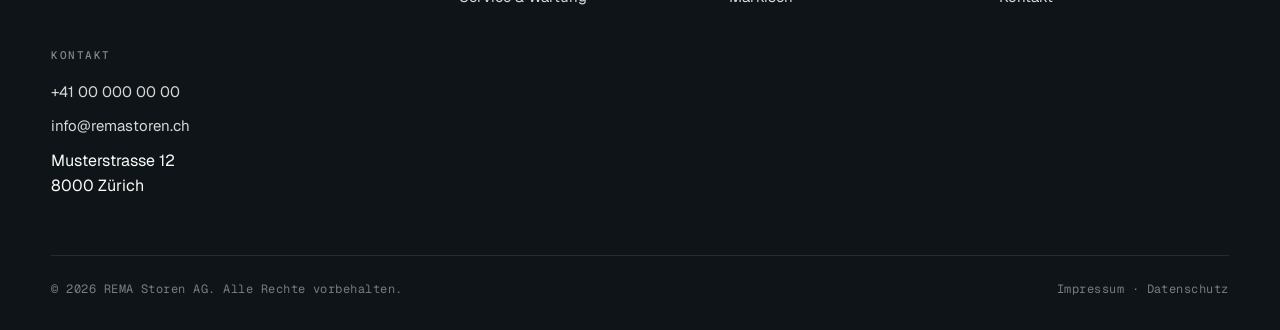
<file: leistungen.html>
<!doctype html>
<html lang="de-CH">
<head>
<meta charset="utf-8" />
<meta name="viewport" content="width=device-width, initial-scale=1" />
<title>Leistungen, Sonnenschutz von Planung bis Wartung | REMA Storen AG</title>
<meta name="description" content="Planung, Beratung, Lieferung, Montage und Wartung von Sonnenschutzanlagen. Eigenmontage in der ganzen Schweiz. Inhabergeführt seit 2003." />
<meta name="robots" content="index, follow" />
<meta name="author" content="REMA Storen AG" />
<link rel="canonical" href="https://www.remastoren.ch/leistungen.html" />
<meta property="og:type" content="website" />
<meta property="og:title" content="Leistungen, Sonnenschutz von Planung bis Wartung | REMA Storen AG" />
<meta property="og:description" content="Planung, Beratung, Lieferung, Montage und Wartung von Sonnenschutzanlagen. Eigenmontage in der ganzen Schweiz. Inhabergeführt seit 2003." />
<meta property="og:url" content="https://www.remastoren.ch/leistungen.html" />
<meta property="og:image" content="https://www.remastoren.ch/assets/rema-logo.png" />
<meta property="og:locale" content="de_CH" />
<meta name="twitter:card" content="summary_large_image" />
<link rel="preconnect" href="https://fonts.googleapis.com" />
<link rel="preconnect" href="https://fonts.gstatic.com" crossorigin />
<link href="https://fonts.googleapis.com/css2?family=Geist:wght@400;500;600;700&family=Geist+Mono:wght@400;500&display=swap" rel="stylesheet" />
<link rel="stylesheet" href="styles.css" />
<link rel="stylesheet" href="styles-add.css" />
<link rel="icon" href="assets/rema-logo.png" type="image/png" />
</head>
<body>
<header class="nav" id="site-nav">
  <div class="container nav-inner">
    <a href="index.html" class="nav-logo" aria-label="REMA Storen AG, Startseite">
      <img src="assets/rema-logo.png" alt="REMA Storen AG" />
    </a>
    <nav class="nav-links" aria-label="Hauptnavigation">
        <a href="leistungen.html" class="nav-link active" aria-current="page">Leistungen</a>
        <a href="produkte.html" class="nav-link">Produkte</a>
        <a href="referenzen.html" class="nav-link">Referenzen</a>
        <a href="unternehmen.html" class="nav-link">Unternehmen</a>
        <a href="kontakt.html" class="nav-link">Kontakt</a>
    </nav>
    <div class="nav-cta">
      <a href="tel:+41000000000" class="btn btn-ghost btn-sm nav-phone">
        <svg width="14" height="14" viewBox="0 0 16 16" fill="none" aria-hidden="true"><path d="M3 3h3l1.5 3.5L5.5 7.5a8 8 0 0 0 3 3l1-2 3.5 1.5V13a1 1 0 0 1-1 1A11 11 0 0 1 2 4a1 1 0 0 1 1-1z" stroke="currentColor" stroke-width="1.4" stroke-linejoin="round"/></svg>
        +41 00 000 00 00
      </a>
      <a href="kontakt.html" class="btn btn-primary btn-sm nav-offerte">
        Offerte anfragen <svg class="arr" width="14" height="14" viewBox="0 0 16 16" fill="none" aria-hidden="true"><path d="M2 8h11M9 4l4 4-4 4" stroke="currentColor" stroke-width="1.6" stroke-linecap="round" stroke-linejoin="round"/></svg>
      </a>
      <button class="nav-burger" id="nav-burger" aria-label="Menü öffnen" aria-expanded="false">
        <span></span>
      </button>
    </div>
  </div>
</header>
<div class="mobile-menu" id="mobile-menu" aria-hidden="true">
  <a href="leistungen.html" aria-current="page">Leistungen</a>
  <a href="produkte.html">Produkte</a>
  <a href="referenzen.html">Referenzen</a>
  <a href="unternehmen.html">Unternehmen</a>
  <a href="kontakt.html">Kontakt</a>
  <a href="kontakt.html" class="btn btn-primary">Offerte anfragen <svg class="arr" width="14" height="14" viewBox="0 0 16 16" fill="none" aria-hidden="true"><path d="M2 8h11M9 4l4 4-4 4" stroke="currentColor" stroke-width="1.6" stroke-linecap="round" stroke-linejoin="round"/></svg></a>
</div>
<main id="content">
<section class="page-hero">
  <div class="container">
    <div class="grid">
      <div class="reveal">
        <nav class="crumbs" aria-label="Brotkrümel">
      <a href="index.html">Start</a>
      <span class="sep">/</span><span class="current">Leistungen</span>
    </nav>
        <span class="eyebrow">Leistungen</span>
        <h1>Sonnenschutz als <span class="accent">durchgängige Leistung.</span></h1>
        <p class="lead">Wir begleiten Bauvorhaben vom ersten Konzept bis zur Wartung über Jahre. Jede Phase mit klarer Verantwortung, klaren Ansprechpartnern und einer Ausführung, die dem Bauherrn nicht im Weg steht.</p>
        
      </div>
    </div>
  </div>
</section>

<section class="section">
  <div class="container">

    <article class="content-2col reveal" id="planung">
      <div class="body">
        <span class="eyebrow">01 / Planung &amp; Beratung</span>
        <h2 style="margin-top: 16px;">Frühe Klärung spart später Geld.</h2>
        <p>Sobald Pläne, Ausschreibung oder Mietermitspracheblätter vorliegen, kommen wir an den Tisch. Wir prüfen Anforderungen, Normen, Wind- und Sonnensituation am Standort, klären die Steuerungslogik und stimmen das Budget gegen die gewünschte Wirkung ab.</p>
        <h3>Was wir konkret übernehmen</h3>
        <ul>
          <li>Aufnahme der baulichen Situation, inklusive Beschattungsanalyse</li>
          <li>Beratung zu Raffstoren, Textilscreens, Markisen und Steuerung</li>
          <li>Beurteilung von Energie- und Komfortanforderungen, etwa Minergie</li>
          <li>Kostenschätzung, Variantenrechnung und transparente Offerten</li>
          <li>Mitwirkung bei Ausschreibungen, auch nach SIA-Norm</li>
        </ul>
        <p>Das Ergebnis ist eine Lösung, die technisch trägt, wirtschaftlich passt und sich im Detail überzeugend ausführen lässt. Eine saubere Planung verhindert spätere Nachträge, Bauverzögerungen und Diskussionen mit Endnutzern.</p>
      </div>
      <aside class="spec-list">
        <div class="row"><div class="lbl">Phase</div><div class="val">SIA 31 bis 41<small>Vorprojekt bis Ausschreibung</small></div></div>
        <div class="row"><div class="lbl">Vorlauf</div><div class="val">2 bis 6 Wochen<small>Je nach Projektgrösse</small></div></div>
        <div class="row"><div class="lbl">Output</div><div class="val">Offerte, Devis<small>Inkl. Detailpläne</small></div></div>
        <div class="row"><div class="lbl">Honorar</div><div class="val">Erstgespräch kostenlos<small>Schweizweit</small></div></div>
      </aside>
    </article>

    <article class="content-2col reveal" id="montage" style="margin-top: clamp(64px, 8vw, 112px);">
      <div class="body">
        <span class="eyebrow">02 / Lieferung &amp; Montage</span>
        <h2 style="margin-top: 16px;">Montage, die der Bauleitung Arbeit abnimmt.</h2>
        <p>Unser Montageteam ist fest angestellt und arbeitet nach klaren Standards. Wir koordinieren Lieferung, Hebebühne und Schnittstellen mit Gerüstbauer, Elektriker und Fassadenbauer selbst. Auf der Baustelle erscheinen wir mit kompletten Sets, ordentlicher Logistik und einem Vorarbeiter, der schreiben darf.</p>
        <h3>Standard auf jeder Baustelle</h3>
        <ul>
          <li>Eigene Servicefahrzeuge, ausgerüstet für Montage und Reparatur</li>
          <li>Klare Bauleitung mit einem festen Ansprechpartner pro Projekt</li>
          <li>Anlieferung in Etappen, abgestimmt auf den Baufortschritt</li>
          <li>Saubere Übergabe inklusive Funktionsprüfung und Einweisung</li>
          <li>Dokumentation und Abnahmeprotokoll nach Abschluss</li>
        </ul>
        <p>Wir verstehen uns als Teil des Bauteams, nicht als Lieferant. Termintreue, Sauberkeit auf der Baustelle und nachvollziehbare Kommunikation sind kein Bonus, sondern unser Anspruch an jede Etappe.</p>
      </div>
      <aside class="spec-list">
        <div class="row"><div class="lbl">Region</div><div class="val">Ganze Schweiz<small>Eigenes Team, keine Subunternehmer</small></div></div>
        <div class="row"><div class="lbl">Geräte</div><div class="val">Hebebühne bis 28 m<small>Bei Bedarf bis 45 m</small></div></div>
        <div class="row"><div class="lbl">Termintreue</div><div class="val">98 %<small>Erfasste Bauaufrufe 2024</small></div></div>
        <div class="row"><div class="lbl">Abnahme</div><div class="val">Mit Protokoll<small>Inkl. Funktionsprüfung</small></div></div>
      </aside>
    </article>

    <article class="content-2col reveal" id="produkte" style="margin-top: clamp(64px, 8vw, 112px);">
      <div class="body">
        <span class="eyebrow">03 / Produkte und Speziallösungen</span>
        <h2 style="margin-top: 16px;">Produktauswahl ohne Hersteller-Bindung.</h2>
        <p>Wir arbeiten produkt- und herstellerunabhängig. So können wir für jedes Projekt jene Kombination zusammenstellen, die technisch, gestalterisch und wirtschaftlich am besten passt. Unser Sortiment deckt klassische Aussenbeschattung ebenso ab wie Speziallösungen für Gewerbe und Industrie.</p>
        <p>Schwerpunkte:</p>
        <ul>
          <li><a href="raffstoren.html"><strong>Raffstoren</strong></a> als Standard für Wohn- und Verwaltungsbauten</li>
          <li><a href="textilscreens.html"><strong>Textilscreens und Textilfassaden</strong></a> für transparente Beschattung</li>
          <li><a href="markisen.html"><strong>Markisen</strong></a> für Terrassen, Loggien und Eingangsbereiche</li>
          <li>Steuerungen, vom Einzelschalter bis zur Gebäudeleittechnik</li>
          <li>Speziallösungen für Glasdächer, Atrien und Aussenkühlung</li>
        </ul>
        <p>Welche Lösung für Ihr Projekt passt, klären wir im Detail. Häufig ergibt eine Kombination aus mehreren Systemen die beste Balance zwischen Tageslicht, Hitzeschutz und Aussicht.</p>
      </div>
      <aside class="spec-list">
        <div class="row"><div class="lbl">Hersteller</div><div class="val">Schweizer und EU<small>Frei wählbar je Projekt</small></div></div>
        <div class="row"><div class="lbl">Garantie</div><div class="val">5 Jahre<small>Auf Antrieb und Mechanik</small></div></div>
        <div class="row"><div class="lbl">Steuerung</div><div class="val">KNX, Loxone<small>Auch Funk und App</small></div></div>
        <div class="row"><div class="lbl">Sonderbau</div><div class="val">Auf Anfrage<small>Inkl. Statik</small></div></div>
      </aside>
    </article>

    <article class="content-2col reveal" id="service" style="margin-top: clamp(64px, 8vw, 112px);">
      <div class="body">
        <span class="eyebrow">04 / Service &amp; Wartung</span>
        <h2 style="margin-top: 16px;">Damit der Sonnenschutz auch in zehn Jahren noch trägt.</h2>
        <p>Ein Sonnenschutz ist nur so gut wie sein Service. Wir bieten regelmässige Wartung, schnelle Reparatur und einen 24/7-Pikettdienst für Servicekunden. Bestehende Anlagen, auch von Drittanbietern, übernehmen wir auf Wunsch in unseren Servicebestand.</p>
        <p>Mehr dazu auf der <a href="service-wartung.html">Seite Service und Wartung</a>.</p>
      </div>
      <aside class="spec-list">
        <div class="row"><div class="lbl">Wartung</div><div class="val">Jährlich oder zweijährlich<small>Nach Anlage und Standort</small></div></div>
        <div class="row"><div class="lbl">Pikett</div><div class="val">24/7<small>Für Servicekunden</small></div></div>
        <div class="row"><div class="lbl">Reaktion</div><div class="val">Innerhalb 24 h<small>Werktags</small></div></div>
        <div class="row"><div class="lbl">Verträge</div><div class="val">Modular<small>Servicevertrag oder Einzelauftrag</small></div></div>
      </aside>
    </article>

    <div class="process reveal" style="margin-top: clamp(64px, 8vw, 112px); background: var(--ink); color: var(--paper);">
      <div class="process-step" style="background: var(--ink);">
        <div class="step">01 / Anfrage</div>
        <h4>Sie melden sich</h4>
        <p>Sie schildern Ihr Projekt per Telefon, Mail oder Formular. Wir melden uns innerhalb von 24 Stunden mit den ersten Fragen.</p>
      </div>
      <div class="process-step" style="background: var(--ink);">
        <div class="step">02 / Offerte</div>
        <h4>Technische Klärung</h4>
        <p>Aufmass vor Ort, Variantenrechnung und Offerte. Transparent, vollständig und projektgerecht aufgebaut.</p>
      </div>
      <div class="process-step" style="background: var(--ink);">
        <div class="step">03 / Montage</div>
        <h4>Eigenmontage</h4>
        <p>Lieferung in Etappen, Montage durch unser Team und saubere Übergabe mit Protokoll und Einweisung.</p>
      </div>
      <div class="process-step" style="background: var(--ink);">
        <div class="step">04 / Service</div>
        <h4>Langfristige Pflege</h4>
        <p>Wartung, Reparatur und langfristige Partnerschaft über den gesamten Lebenszyklus Ihrer Anlage.</p>
      </div>
    </div>

    <div class="related">
      <h3>Weiterführende Seiten</h3>
      <div class="related-grid">
        <a class="related-card" href="produkte.html"><span class="label">Übersicht</span><span class="ttl">Alle Produkte</span><span class="arr"><svg class="arr" width="16" height="16" viewBox="0 0 16 16" fill="none" aria-hidden="true"><path d="M2 8h11M9 4l4 4-4 4" stroke="currentColor" stroke-width="1.6" stroke-linecap="round" stroke-linejoin="round"/></svg></span></a>
        <a class="related-card" href="referenzen.html"><span class="label">Praxis</span><span class="ttl">Referenzen ansehen</span><span class="arr"><svg class="arr" width="16" height="16" viewBox="0 0 16 16" fill="none" aria-hidden="true"><path d="M2 8h11M9 4l4 4-4 4" stroke="currentColor" stroke-width="1.6" stroke-linecap="round" stroke-linejoin="round"/></svg></span></a>
        <a class="related-card" href="kontakt.html"><span class="label">Beratung</span><span class="ttl">Projekt besprechen</span><span class="arr"><svg class="arr" width="16" height="16" viewBox="0 0 16 16" fill="none" aria-hidden="true"><path d="M2 8h11M9 4l4 4-4 4" stroke="currentColor" stroke-width="1.6" stroke-linecap="round" stroke-linejoin="round"/></svg></span></a>
      </div>
    </div>

  </div>
</section>
</main>
<footer class="footer">
  <div class="container">
    <div class="footer-grid">
      <div class="footer-brand">
        <div class="logo-w"><img src="assets/rema-logo.png" alt="REMA Storen AG" /></div>
        <p>Sonnenschutzlösungen für anspruchsvolle Bauvorhaben. Schweizweit, seit 2003.</p>
      </div>
      <div>
        <h4>Leistungen</h4>
        <ul>
          <li><a href="leistungen.html">Übersicht</a></li>
          <li><a href="leistungen.html#planung">Planung &amp; Beratung</a></li>
          <li><a href="leistungen.html#montage">Lieferung &amp; Montage</a></li>
          <li><a href="service-wartung.html">Service &amp; Wartung</a></li>
        </ul>
      </div>
      <div>
        <h4>Produkte</h4>
        <ul>
          <li><a href="produkte.html">Übersicht</a></li>
          <li><a href="raffstoren.html">Raffstoren</a></li>
          <li><a href="textilscreens.html">Textilscreens &amp; Textilfassaden</a></li>
          <li><a href="markisen.html">Markisen</a></li>
        </ul>
      </div>
      <div>
        <h4>Unternehmen</h4>
        <ul>
          <li><a href="unternehmen.html">Über uns</a></li>
          <li><a href="unternehmen.html#team">Team</a></li>
          <li><a href="referenzen.html">Referenzen</a></li>
          <li><a href="kontakt.html">Kontakt</a></li>
        </ul>
      </div>
      <div>
        <h4>Kontakt</h4>
        <ul>
          <li><a href="tel:+41000000000">+41 00 000 00 00</a></li>
          <li><a href="mailto:info@remastoren.ch">info@remastoren.ch</a></li>
          <li>Musterstrasse 12<br/>8000 Zürich</li>
        </ul>
      </div>
    </div>
    <div class="footer-bottom">
      <span>© <span id="year">2026</span> REMA Storen AG. Alle Rechte vorbehalten.</span>
      <span><a href="impressum.html">Impressum</a> · <a href="datenschutz.html">Datenschutz</a></span>
    </div>
  </div>
</footer>
<script src="shared.js" defer></script>
</body>
</html>
<script type="application/ld+json">
{
  "@context": "https://schema.org",
  "@type": "LocalBusiness",
  "name": "REMA Storen AG",
  "image": "https://www.remastoren.ch/assets/rema-logo.png",
  "url": "https://www.remastoren.ch/",
  "telephone": "+41000000000",
  "email": "info@remastoren.ch",
  "address": {
    "@type": "PostalAddress",
    "streetAddress": "Musterstrasse 12",
    "postalCode": "8000",
    "addressLocality": "Zürich",
    "addressCountry": "CH"
  },
  "areaServed": "CH",
  "founder": "Marco Redza",
  "foundingDate": "2003",
  "openingHoursSpecification": [{
    "@type": "OpeningHoursSpecification",
    "dayOfWeek": ["Monday","Tuesday","Wednesday","Thursday","Friday"],
    "opens": "07:30",
    "closes": "17:00"
  }],
  "sameAs": []
}
</script>
<script type="application/ld+json">
{
  "@context": "https://schema.org",
  "@type": "BreadcrumbList",
  "itemListElement": [
    {
      "@type": "ListItem",
      "position": 1,
      "name": "Start",
      "item": "https://www.remastoren.ch/"
    },
    {
      "@type": "ListItem",
      "position": 2,
      "name": "Leistungen",
      "item": "https://www.remastoren.ch/leistungen.html"
    }
  ]
}
</script>
</file>
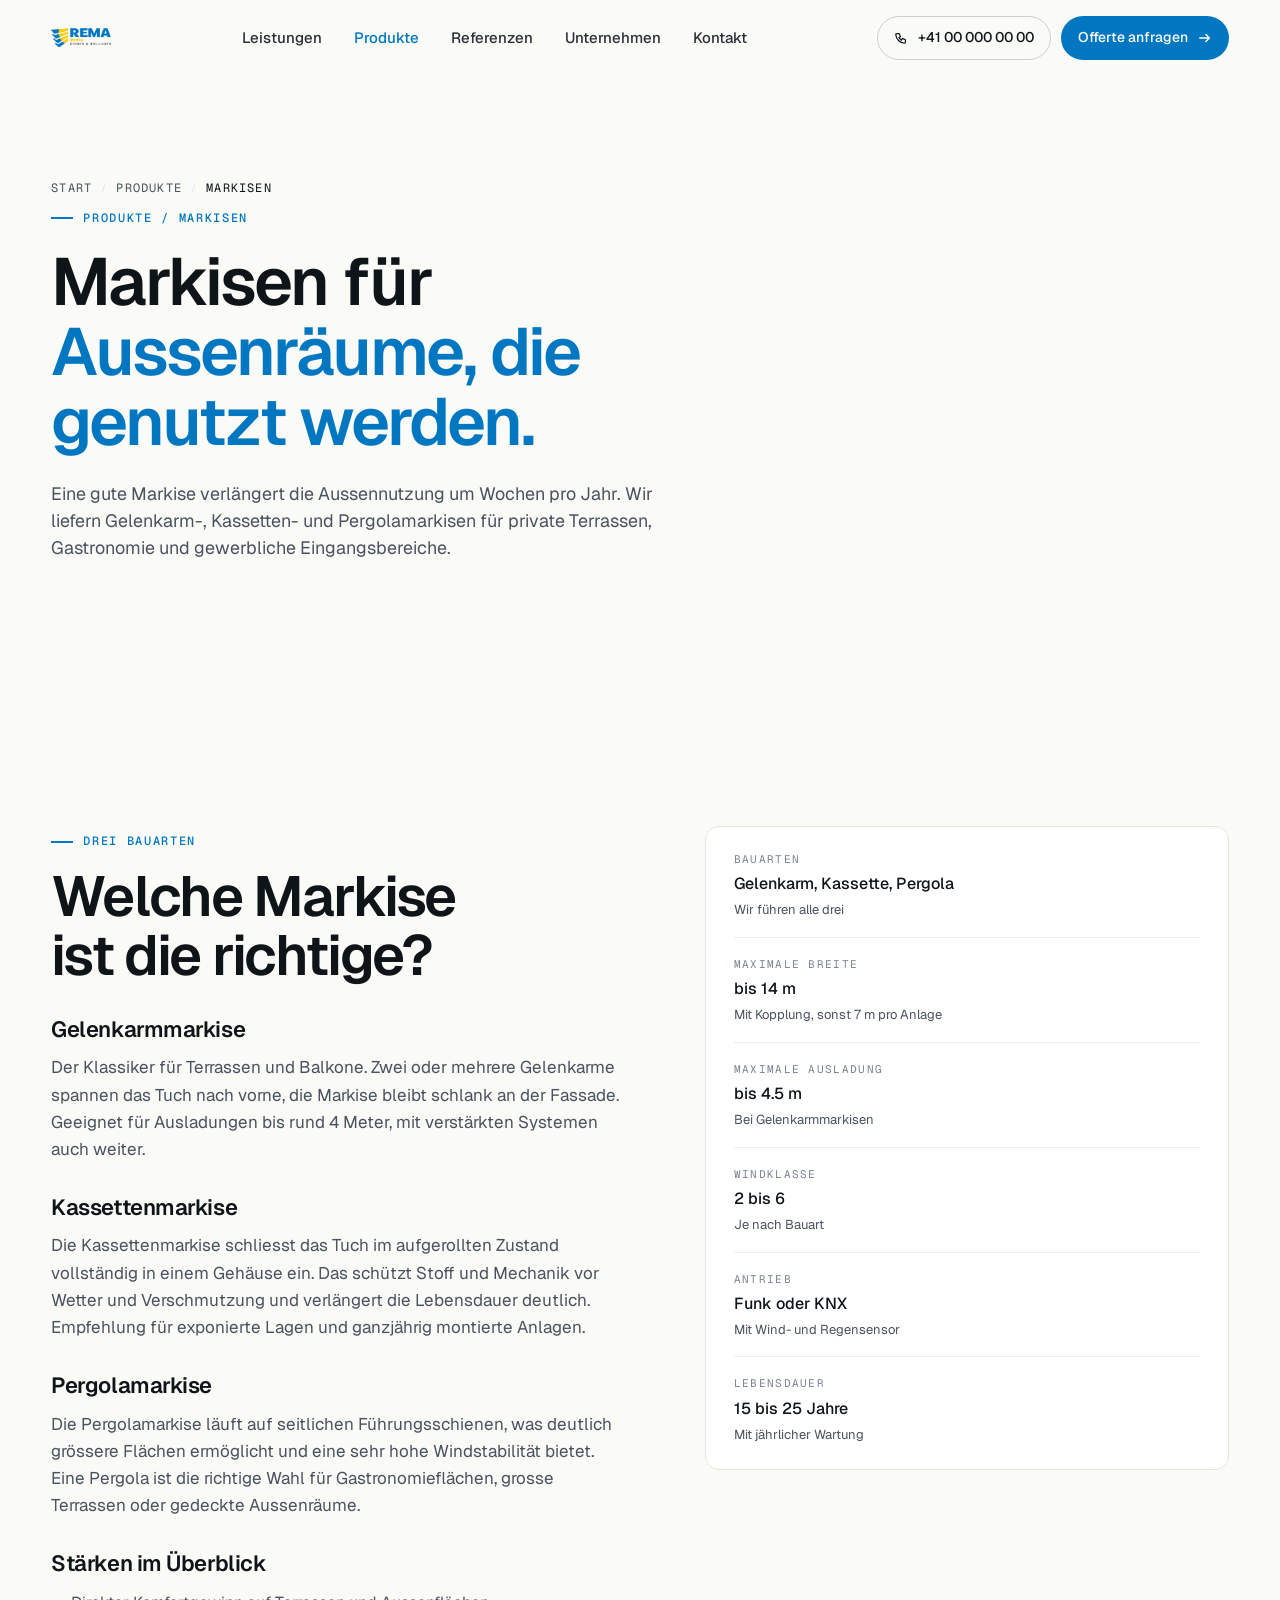
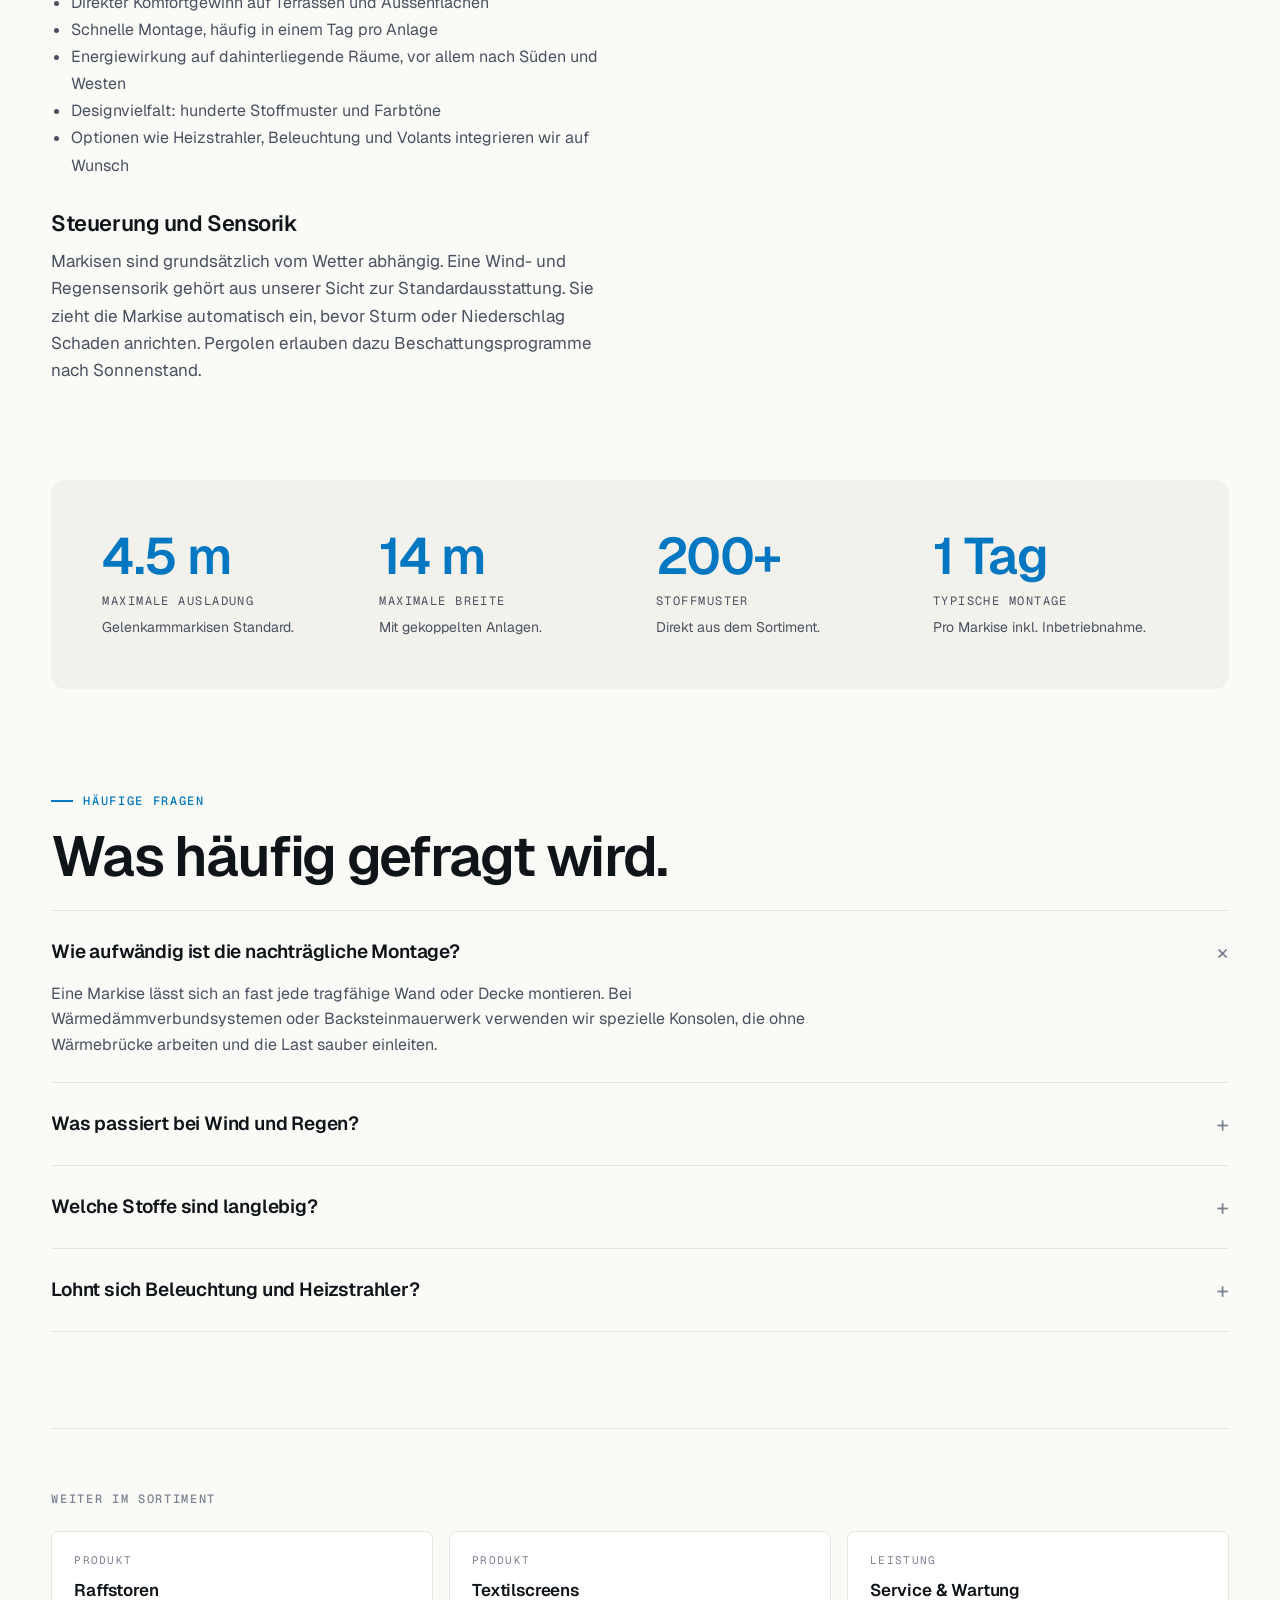
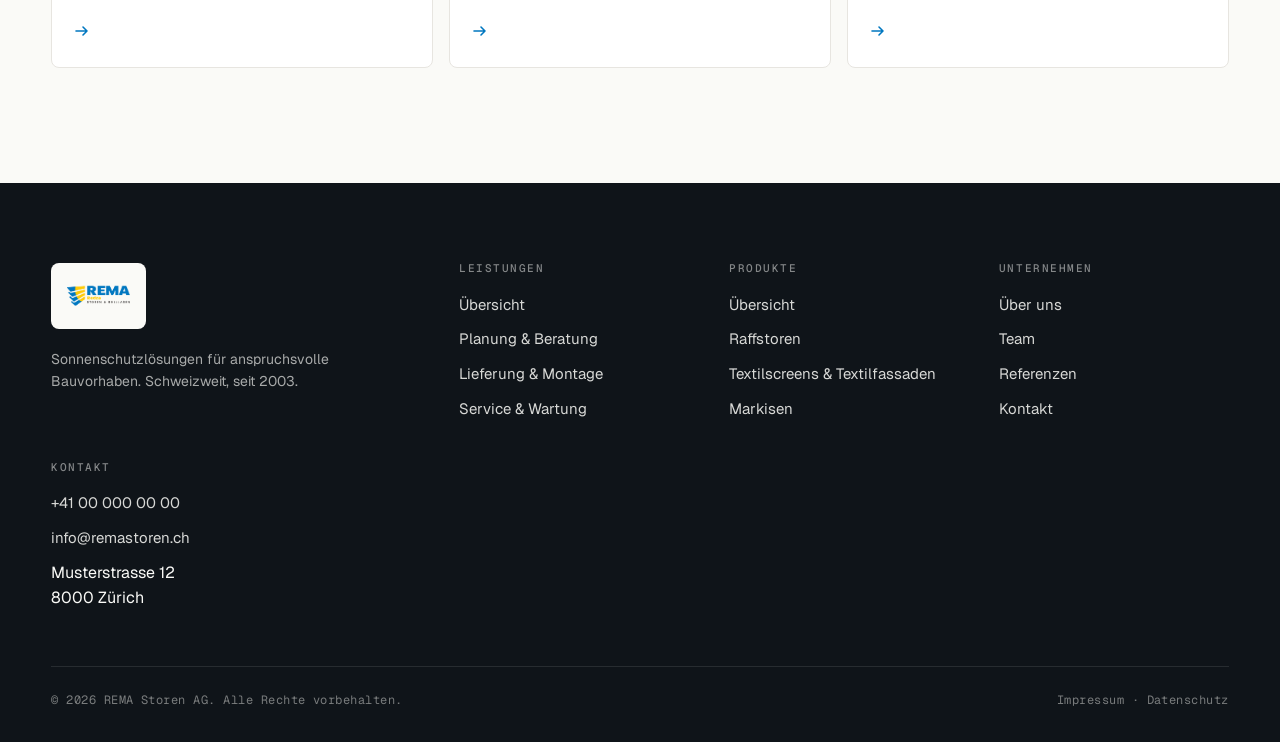
<file: markisen.html>
<!doctype html>
<html lang="de-CH">
<head>
<meta charset="utf-8" />
<meta name="viewport" content="width=device-width, initial-scale=1" />
<title>Markisen für Terrassen, Gastronomie und Gewerbe | REMA Storen AG</title>
<meta name="description" content="Gelenkarm-, Kassetten- und Pergolamarkisen für private und gewerbliche Aussenräume. Mit Wind- und Regensensor, in über 200 Stoffmustern. Beratung und Montage in der ganzen Schweiz." />
<meta name="robots" content="index, follow" />
<meta name="author" content="REMA Storen AG" />
<link rel="canonical" href="https://www.remastoren.ch/markisen.html" />
<meta property="og:type" content="website" />
<meta property="og:title" content="Markisen für Terrassen, Gastronomie und Gewerbe | REMA Storen AG" />
<meta property="og:description" content="Gelenkarm-, Kassetten- und Pergolamarkisen für private und gewerbliche Aussenräume. Mit Wind- und Regensensor, in über 200 Stoffmustern. Beratung und Montage in der ganzen Schweiz." />
<meta property="og:url" content="https://www.remastoren.ch/markisen.html" />
<meta property="og:image" content="https://www.remastoren.ch/assets/rema-logo.png" />
<meta property="og:locale" content="de_CH" />
<meta name="twitter:card" content="summary_large_image" />
<link rel="preconnect" href="https://fonts.googleapis.com" />
<link rel="preconnect" href="https://fonts.gstatic.com" crossorigin />
<link href="https://fonts.googleapis.com/css2?family=Geist:wght@400;500;600;700&family=Geist+Mono:wght@400;500&display=swap" rel="stylesheet" />
<link rel="stylesheet" href="styles.css" />
<link rel="stylesheet" href="styles-add.css" />
<link rel="icon" href="assets/rema-logo.png" type="image/png" />
</head>
<body>
<header class="nav" id="site-nav">
  <div class="container nav-inner">
    <a href="index.html" class="nav-logo" aria-label="REMA Storen AG, Startseite">
      <img src="assets/rema-logo.png" alt="REMA Storen AG" />
    </a>
    <nav class="nav-links" aria-label="Hauptnavigation">
        <a href="leistungen.html" class="nav-link">Leistungen</a>
        <a href="produkte.html" class="nav-link active" aria-current="page">Produkte</a>
        <a href="referenzen.html" class="nav-link">Referenzen</a>
        <a href="unternehmen.html" class="nav-link">Unternehmen</a>
        <a href="kontakt.html" class="nav-link">Kontakt</a>
    </nav>
    <div class="nav-cta">
      <a href="tel:+41000000000" class="btn btn-ghost btn-sm nav-phone">
        <svg width="14" height="14" viewBox="0 0 16 16" fill="none" aria-hidden="true"><path d="M3 3h3l1.5 3.5L5.5 7.5a8 8 0 0 0 3 3l1-2 3.5 1.5V13a1 1 0 0 1-1 1A11 11 0 0 1 2 4a1 1 0 0 1 1-1z" stroke="currentColor" stroke-width="1.4" stroke-linejoin="round"/></svg>
        +41 00 000 00 00
      </a>
      <a href="kontakt.html" class="btn btn-primary btn-sm nav-offerte">
        Offerte anfragen <svg class="arr" width="14" height="14" viewBox="0 0 16 16" fill="none" aria-hidden="true"><path d="M2 8h11M9 4l4 4-4 4" stroke="currentColor" stroke-width="1.6" stroke-linecap="round" stroke-linejoin="round"/></svg>
      </a>
      <button class="nav-burger" id="nav-burger" aria-label="Menü öffnen" aria-expanded="false">
        <span></span>
      </button>
    </div>
  </div>
</header>
<div class="mobile-menu" id="mobile-menu" aria-hidden="true">
  <a href="leistungen.html">Leistungen</a>
  <a href="produkte.html" aria-current="page">Produkte</a>
  <a href="referenzen.html">Referenzen</a>
  <a href="unternehmen.html">Unternehmen</a>
  <a href="kontakt.html">Kontakt</a>
  <a href="kontakt.html" class="btn btn-primary">Offerte anfragen <svg class="arr" width="14" height="14" viewBox="0 0 16 16" fill="none" aria-hidden="true"><path d="M2 8h11M9 4l4 4-4 4" stroke="currentColor" stroke-width="1.6" stroke-linecap="round" stroke-linejoin="round"/></svg></a>
</div>
<main id="content">
<section class="page-hero">
  <div class="container">
    <div class="grid">
      <div class="reveal">
        <nav class="crumbs" aria-label="Brotkrümel">
      <a href="index.html">Start</a>
      <span class="sep">/</span><a href="produkte.html">Produkte</a>
      <span class="sep">/</span><span class="current">Markisen</span>
    </nav>
        <span class="eyebrow">Produkte / Markisen</span>
        <h1>Markisen für <span class="accent">Aussenräume, die genutzt werden.</span></h1>
        <p class="lead">Eine gute Markise verlängert die Aussennutzung um Wochen pro Jahr. Wir liefern Gelenkarm-, Kassetten- und Pergolamarkisen für private Terrassen, Gastronomie und gewerbliche Eingangsbereiche.</p>
      </div>
    </div>
  </div>
</section>

<section class="section">
  <div class="container">

    <div class="content-2col reveal">
      <div class="body">
        <span class="eyebrow">Drei Bauarten</span>
        <h2 style="margin-top: 16px;">Welche Markise ist die richtige?</h2>

        <h3>Gelenkarmmarkise</h3>
        <p>Der Klassiker für Terrassen und Balkone. Zwei oder mehrere Gelenkarme spannen das Tuch nach vorne, die Markise bleibt schlank an der Fassade. Geeignet für Ausladungen bis rund 4 Meter, mit verstärkten Systemen auch weiter.</p>

        <h3>Kassettenmarkise</h3>
        <p>Die Kassettenmarkise schliesst das Tuch im aufgerollten Zustand vollständig in einem Gehäuse ein. Das schützt Stoff und Mechanik vor Wetter und Verschmutzung und verlängert die Lebensdauer deutlich. Empfehlung für exponierte Lagen und ganzjährig montierte Anlagen.</p>

        <h3>Pergolamarkise</h3>
        <p>Die Pergolamarkise läuft auf seitlichen Führungsschienen, was deutlich grössere Flächen ermöglicht und eine sehr hohe Windstabilität bietet. Eine Pergola ist die richtige Wahl für Gastronomieflächen, grosse Terrassen oder gedeckte Aussenräume.</p>

        <h3>Stärken im Überblick</h3>
        <ul>
          <li>Direkter Komfortgewinn auf Terrassen und Aussenflächen</li>
          <li>Schnelle Montage, häufig in einem Tag pro Anlage</li>
          <li>Energiewirkung auf dahinterliegende Räume, vor allem nach Süden und Westen</li>
          <li>Designvielfalt: hunderte Stoffmuster und Farbtöne</li>
          <li>Optionen wie Heizstrahler, Beleuchtung und Volants integrieren wir auf Wunsch</li>
        </ul>

        <h3>Steuerung und Sensorik</h3>
        <p>Markisen sind grundsätzlich vom Wetter abhängig. Eine Wind- und Regensensorik gehört aus unserer Sicht zur Standardausstattung. Sie zieht die Markise automatisch ein, bevor Sturm oder Niederschlag Schaden anrichten. Pergolen erlauben dazu Beschattungsprogramme nach Sonnenstand.</p>
      </div>
      <aside class="spec-list">
        <div class="row"><div class="lbl">Bauarten</div><div class="val">Gelenkarm, Kassette, Pergola<small>Wir führen alle drei</small></div></div>
        <div class="row"><div class="lbl">Maximale Breite</div><div class="val">bis 14 m<small>Mit Kopplung, sonst 7 m pro Anlage</small></div></div>
        <div class="row"><div class="lbl">Maximale Ausladung</div><div class="val">bis 4.5 m<small>Bei Gelenkarmmarkisen</small></div></div>
        <div class="row"><div class="lbl">Windklasse</div><div class="val">2 bis 6<small>Je nach Bauart</small></div></div>
        <div class="row"><div class="lbl">Antrieb</div><div class="val">Funk oder KNX<small>Mit Wind- und Regensensor</small></div></div>
        <div class="row"><div class="lbl">Lebensdauer</div><div class="val">15 bis 25 Jahre<small>Mit jährlicher Wartung</small></div></div>
      </aside>
    </div>

    <div class="factbox reveal">
      <div class="fact"><div class="num">4.5 m</div><div class="lbl">Maximale Ausladung</div><p>Gelenkarmmarkisen Standard.</p></div>
      <div class="fact"><div class="num">14 m</div><div class="lbl">Maximale Breite</div><p>Mit gekoppelten Anlagen.</p></div>
      <div class="fact"><div class="num">200+</div><div class="lbl">Stoffmuster</div><p>Direkt aus dem Sortiment.</p></div>
      <div class="fact"><div class="num">1 Tag</div><div class="lbl">Typische Montage</div><p>Pro Markise inkl. Inbetriebnahme.</p></div>
    </div>

    <div class="reveal">
      <span class="eyebrow">Häufige Fragen</span>
      <h2 style="margin-top: 16px;">Was häufig gefragt wird.</h2>
      <div class="faq" style="margin-top: 24px;">
        <details open>
          <summary>Wie aufwändig ist die nachträgliche Montage?</summary>
          <p>Eine Markise lässt sich an fast jede tragfähige Wand oder Decke montieren. Bei Wärmedämmverbundsystemen oder Backsteinmauerwerk verwenden wir spezielle Konsolen, die ohne Wärmebrücke arbeiten und die Last sauber einleiten.</p>
        </details>
        <details>
          <summary>Was passiert bei Wind und Regen?</summary>
          <p>Mit Sensorik fährt die Markise automatisch ein, bevor das Wetter zum Problem wird. Ohne Sensorik empfehlen wir, die Anlage bei Wind manuell einzuziehen. Pergolamarkisen mit seitlichen Führungen halten deutlich mehr Wind aus.</p>
        </details>
        <details>
          <summary>Welche Stoffe sind langlebig?</summary>
          <p>Markenstoffe von Sauleda, Sunbrella oder Dickson sind farbecht, schimmelresistent und auf 10 bis 15 Jahre Farbgarantie ausgelegt. Wir empfehlen helle Töne in exponierter Lage, da sie weniger schnell aufheizen und länger neuwertig wirken.</p>
        </details>
        <details>
          <summary>Lohnt sich Beleuchtung und Heizstrahler?</summary>
          <p>In der Gastronomie fast immer, im privaten Bereich ist es eine Komfortfrage. Wir integrieren LED-Streifen in den Markisenträger und Heizstrahler in die Pergolastruktur. Steuerung über die gleiche Fernbedienung wie die Markise selbst.</p>
        </details>
      </div>
    </div>

    <div class="related">
      <h3>Weiter im Sortiment</h3>
      <div class="related-grid">
        <a class="related-card" href="raffstoren.html"><span class="label">Produkt</span><span class="ttl">Raffstoren</span><span class="arr"><svg class="arr" width="16" height="16" viewBox="0 0 16 16" fill="none" aria-hidden="true"><path d="M2 8h11M9 4l4 4-4 4" stroke="currentColor" stroke-width="1.6" stroke-linecap="round" stroke-linejoin="round"/></svg></span></a>
        <a class="related-card" href="textilscreens.html"><span class="label">Produkt</span><span class="ttl">Textilscreens</span><span class="arr"><svg class="arr" width="16" height="16" viewBox="0 0 16 16" fill="none" aria-hidden="true"><path d="M2 8h11M9 4l4 4-4 4" stroke="currentColor" stroke-width="1.6" stroke-linecap="round" stroke-linejoin="round"/></svg></span></a>
        <a class="related-card" href="service-wartung.html"><span class="label">Leistung</span><span class="ttl">Service &amp; Wartung</span><span class="arr"><svg class="arr" width="16" height="16" viewBox="0 0 16 16" fill="none" aria-hidden="true"><path d="M2 8h11M9 4l4 4-4 4" stroke="currentColor" stroke-width="1.6" stroke-linecap="round" stroke-linejoin="round"/></svg></span></a>
      </div>
    </div>

  </div>
</section>
</main>
<footer class="footer">
  <div class="container">
    <div class="footer-grid">
      <div class="footer-brand">
        <div class="logo-w"><img src="assets/rema-logo.png" alt="REMA Storen AG" /></div>
        <p>Sonnenschutzlösungen für anspruchsvolle Bauvorhaben. Schweizweit, seit 2003.</p>
      </div>
      <div>
        <h4>Leistungen</h4>
        <ul>
          <li><a href="leistungen.html">Übersicht</a></li>
          <li><a href="leistungen.html#planung">Planung &amp; Beratung</a></li>
          <li><a href="leistungen.html#montage">Lieferung &amp; Montage</a></li>
          <li><a href="service-wartung.html">Service &amp; Wartung</a></li>
        </ul>
      </div>
      <div>
        <h4>Produkte</h4>
        <ul>
          <li><a href="produkte.html">Übersicht</a></li>
          <li><a href="raffstoren.html">Raffstoren</a></li>
          <li><a href="textilscreens.html">Textilscreens &amp; Textilfassaden</a></li>
          <li><a href="markisen.html">Markisen</a></li>
        </ul>
      </div>
      <div>
        <h4>Unternehmen</h4>
        <ul>
          <li><a href="unternehmen.html">Über uns</a></li>
          <li><a href="unternehmen.html#team">Team</a></li>
          <li><a href="referenzen.html">Referenzen</a></li>
          <li><a href="kontakt.html">Kontakt</a></li>
        </ul>
      </div>
      <div>
        <h4>Kontakt</h4>
        <ul>
          <li><a href="tel:+41000000000">+41 00 000 00 00</a></li>
          <li><a href="mailto:info@remastoren.ch">info@remastoren.ch</a></li>
          <li>Musterstrasse 12<br/>8000 Zürich</li>
        </ul>
      </div>
    </div>
    <div class="footer-bottom">
      <span>© <span id="year">2026</span> REMA Storen AG. Alle Rechte vorbehalten.</span>
      <span><a href="impressum.html">Impressum</a> · <a href="datenschutz.html">Datenschutz</a></span>
    </div>
  </div>
</footer>
<script src="shared.js" defer></script>
</body>
</html>
<script type="application/ld+json">
{
  "@context": "https://schema.org",
  "@type": "LocalBusiness",
  "name": "REMA Storen AG",
  "image": "https://www.remastoren.ch/assets/rema-logo.png",
  "url": "https://www.remastoren.ch/",
  "telephone": "+41000000000",
  "email": "info@remastoren.ch",
  "address": {
    "@type": "PostalAddress",
    "streetAddress": "Musterstrasse 12",
    "postalCode": "8000",
    "addressLocality": "Zürich",
    "addressCountry": "CH"
  },
  "areaServed": "CH",
  "foundingDate": "2003"
}
</script>
<script type="application/ld+json">
{"@context":"https://schema.org","@type":"BreadcrumbList","itemListElement":[{"@type":"ListItem","position":1,"name":"Start","item":"https://www.remastoren.ch/"},{"@type":"ListItem","position":2,"name":"Produkte","item":"https://www.remastoren.ch/produkte.html"},{"@type":"ListItem","position":3,"name":"Markisen","item":"https://www.remastoren.ch/markisen.html"}]}
</script>
</file>
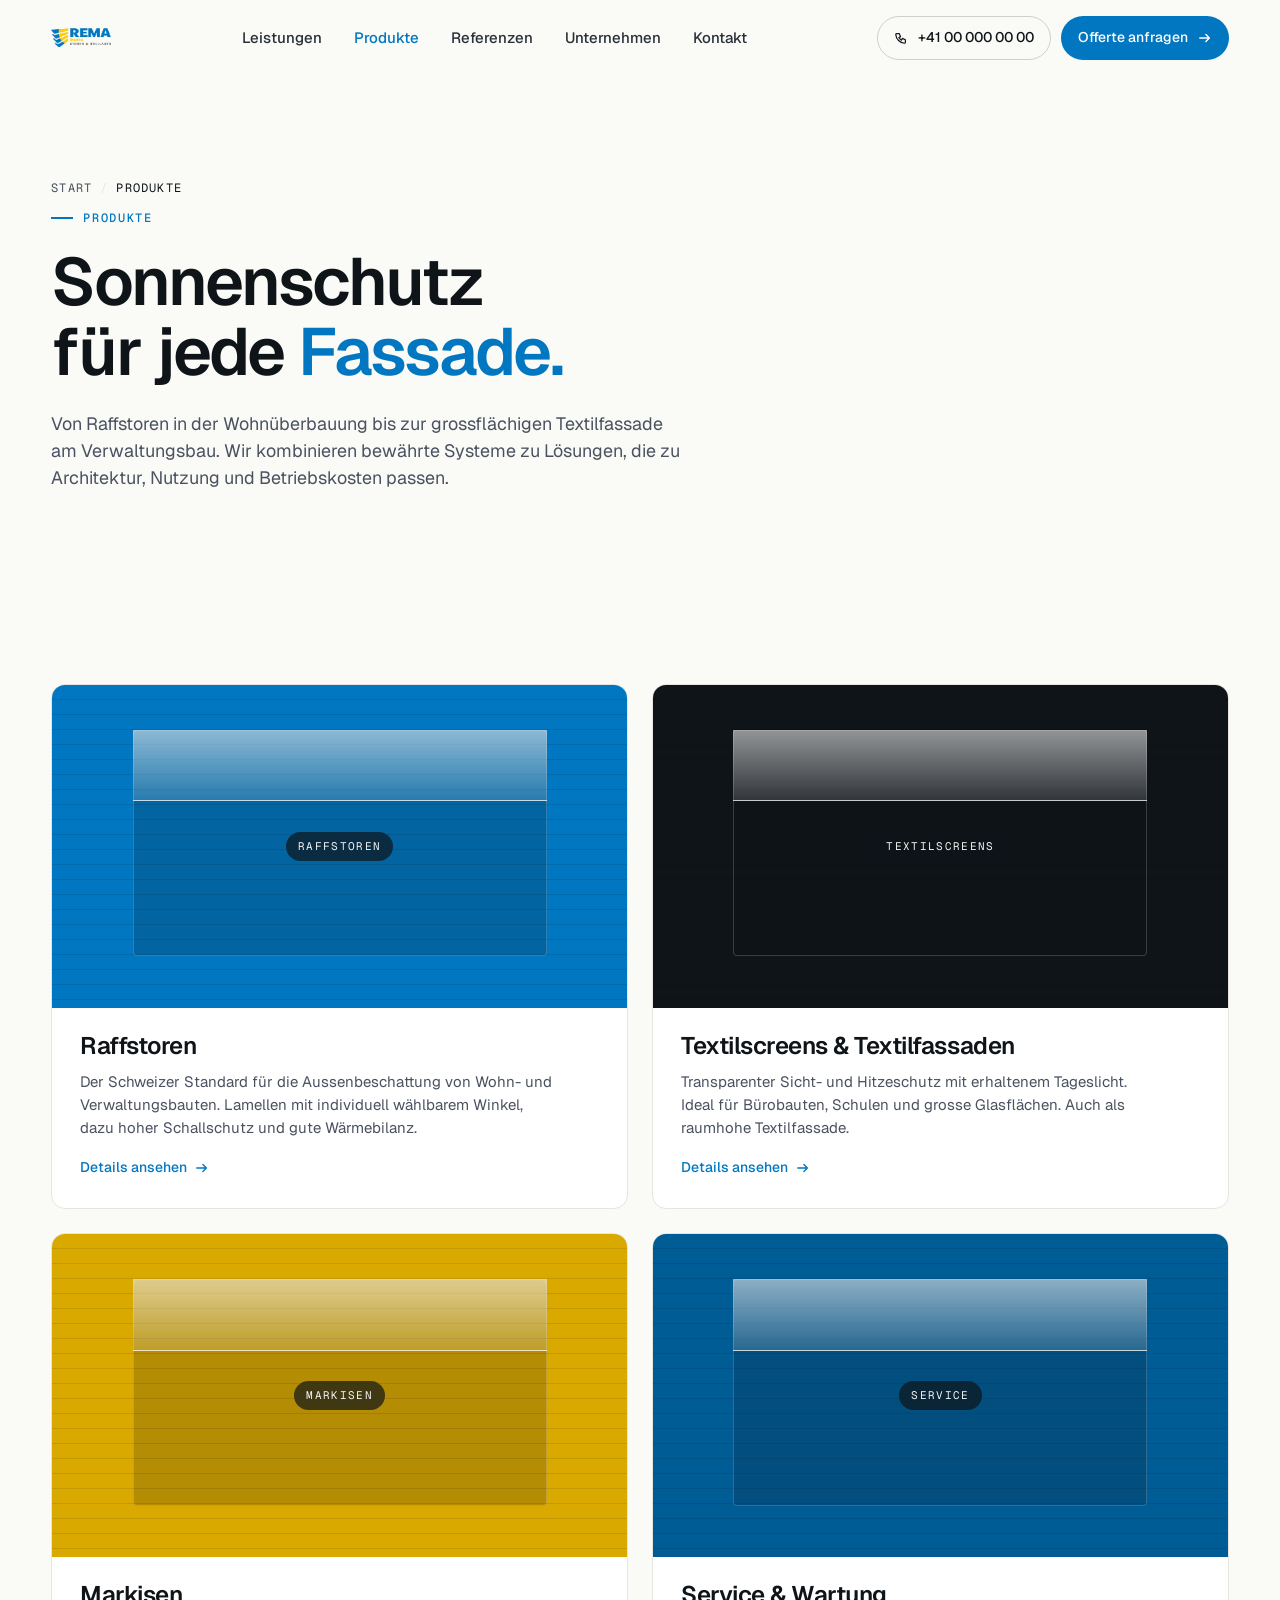
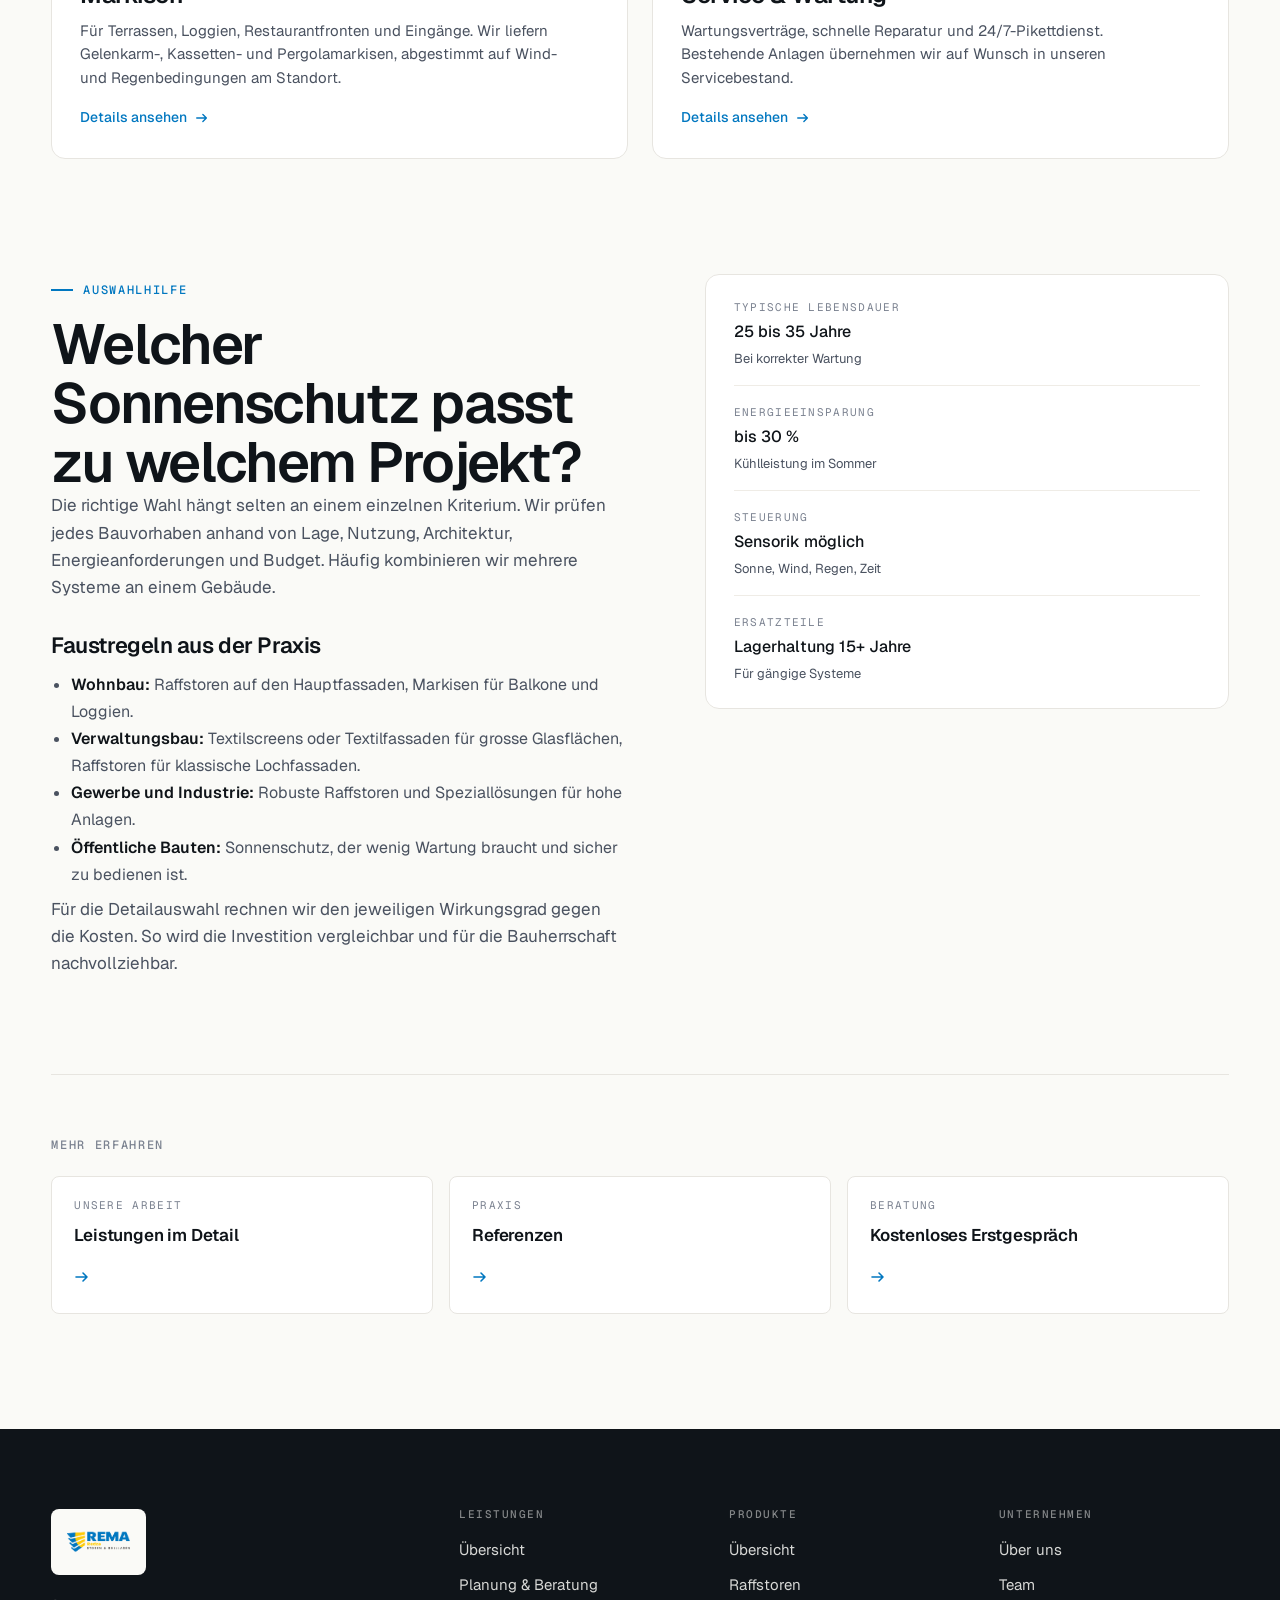
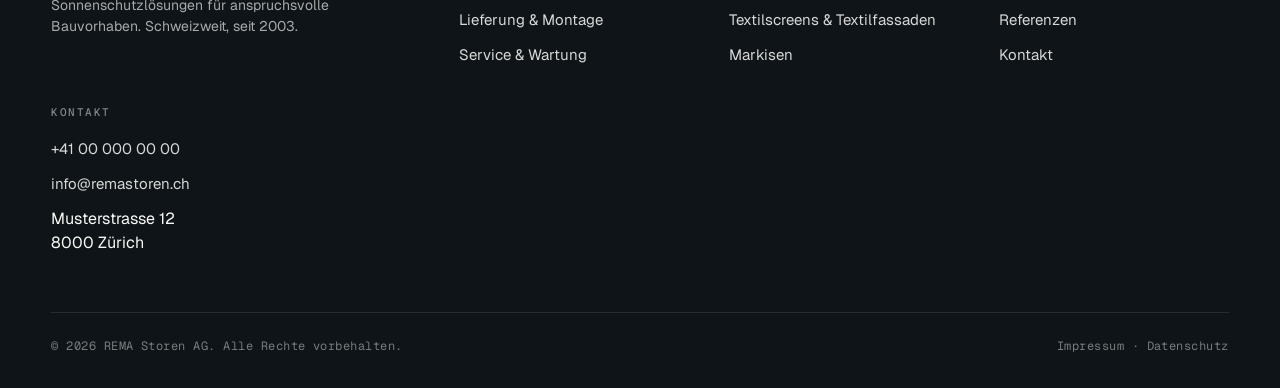
<file: produkte.html>
<!doctype html>
<html lang="de-CH">
<head>
<meta charset="utf-8" />
<meta name="viewport" content="width=device-width, initial-scale=1" />
<title>Produkte, Raffstoren, Textilscreens und Markisen | REMA Storen AG</title>
<meta name="description" content="Übersicht unserer Produkte: Raffstoren, Textilscreens, Textilfassaden, Markisen und Steuerungen. Herstellerunabhängige Beratung und Eigenmontage in der ganzen Schweiz." />
<meta name="robots" content="index, follow" />
<meta name="author" content="REMA Storen AG" />
<link rel="canonical" href="https://www.remastoren.ch/produkte.html" />
<meta property="og:type" content="website" />
<meta property="og:title" content="Produkte, Raffstoren, Textilscreens und Markisen | REMA Storen AG" />
<meta property="og:description" content="Übersicht unserer Produkte: Raffstoren, Textilscreens, Textilfassaden, Markisen und Steuerungen. Herstellerunabhängige Beratung und Eigenmontage in der ganzen Schweiz." />
<meta property="og:url" content="https://www.remastoren.ch/produkte.html" />
<meta property="og:image" content="https://www.remastoren.ch/assets/rema-logo.png" />
<meta property="og:locale" content="de_CH" />
<meta name="twitter:card" content="summary_large_image" />
<link rel="preconnect" href="https://fonts.googleapis.com" />
<link rel="preconnect" href="https://fonts.gstatic.com" crossorigin />
<link href="https://fonts.googleapis.com/css2?family=Geist:wght@400;500;600;700&family=Geist+Mono:wght@400;500&display=swap" rel="stylesheet" />
<link rel="stylesheet" href="styles.css" />
<link rel="stylesheet" href="styles-add.css" />
<link rel="icon" href="assets/rema-logo.png" type="image/png" />
</head>
<body>
<header class="nav" id="site-nav">
  <div class="container nav-inner">
    <a href="index.html" class="nav-logo" aria-label="REMA Storen AG, Startseite">
      <img src="assets/rema-logo.png" alt="REMA Storen AG" />
    </a>
    <nav class="nav-links" aria-label="Hauptnavigation">
        <a href="leistungen.html" class="nav-link">Leistungen</a>
        <a href="produkte.html" class="nav-link active" aria-current="page">Produkte</a>
        <a href="referenzen.html" class="nav-link">Referenzen</a>
        <a href="unternehmen.html" class="nav-link">Unternehmen</a>
        <a href="kontakt.html" class="nav-link">Kontakt</a>
    </nav>
    <div class="nav-cta">
      <a href="tel:+41000000000" class="btn btn-ghost btn-sm nav-phone">
        <svg width="14" height="14" viewBox="0 0 16 16" fill="none" aria-hidden="true"><path d="M3 3h3l1.5 3.5L5.5 7.5a8 8 0 0 0 3 3l1-2 3.5 1.5V13a1 1 0 0 1-1 1A11 11 0 0 1 2 4a1 1 0 0 1 1-1z" stroke="currentColor" stroke-width="1.4" stroke-linejoin="round"/></svg>
        +41 00 000 00 00
      </a>
      <a href="kontakt.html" class="btn btn-primary btn-sm nav-offerte">
        Offerte anfragen <svg class="arr" width="14" height="14" viewBox="0 0 16 16" fill="none" aria-hidden="true"><path d="M2 8h11M9 4l4 4-4 4" stroke="currentColor" stroke-width="1.6" stroke-linecap="round" stroke-linejoin="round"/></svg>
      </a>
      <button class="nav-burger" id="nav-burger" aria-label="Menü öffnen" aria-expanded="false">
        <span></span>
      </button>
    </div>
  </div>
</header>
<div class="mobile-menu" id="mobile-menu" aria-hidden="true">
  <a href="leistungen.html">Leistungen</a>
  <a href="produkte.html" aria-current="page">Produkte</a>
  <a href="referenzen.html">Referenzen</a>
  <a href="unternehmen.html">Unternehmen</a>
  <a href="kontakt.html">Kontakt</a>
  <a href="kontakt.html" class="btn btn-primary">Offerte anfragen <svg class="arr" width="14" height="14" viewBox="0 0 16 16" fill="none" aria-hidden="true"><path d="M2 8h11M9 4l4 4-4 4" stroke="currentColor" stroke-width="1.6" stroke-linecap="round" stroke-linejoin="round"/></svg></a>
</div>
<main id="content">
<section class="page-hero">
  <div class="container">
    <div class="grid">
      <div class="reveal">
        <nav class="crumbs" aria-label="Brotkrümel">
      <a href="index.html">Start</a>
      <span class="sep">/</span><span class="current">Produkte</span>
    </nav>
        <span class="eyebrow">Produkte</span>
        <h1>Sonnenschutz für jede <span class="accent">Fassade.</span></h1>
        <p class="lead">Von Raffstoren in der Wohnüberbauung bis zur grossflächigen Textilfassade am Verwaltungsbau. Wir kombinieren bewährte Systeme zu Lösungen, die zu Architektur, Nutzung und Betriebskosten passen.</p>
        
      </div>
    </div>
  </div>
</section>

<section class="section">
  <div class="container">

    <div class="product-grid reveal">
      <a class="product-card" href="raffstoren.html">
        <div class="img"><div class="placeholder" style="--col:#0077c0;--ang:180deg">
    <div class="ph-window"></div>
    <div class="ph-bar"></div>
    <span class="badge">Raffstoren</span>
  </div></div>
        <div class="body">
          <h3>Raffstoren</h3>
          <p>Der Schweizer Standard für die Aussenbeschattung von Wohn- und Verwaltungsbauten. Lamellen mit individuell wählbarem Winkel, dazu hoher Schallschutz und gute Wärmebilanz.</p>
          <span class="more">Details ansehen <svg class="arr" width="14" height="14" viewBox="0 0 16 16" fill="none" aria-hidden="true"><path d="M2 8h11M9 4l4 4-4 4" stroke="currentColor" stroke-width="1.6" stroke-linecap="round" stroke-linejoin="round"/></svg></span>
        </div>
      </a>
      <a class="product-card" href="textilscreens.html">
        <div class="img"><div class="placeholder" style="--col:#0f1419;--ang:180deg">
    <div class="ph-window"></div>
    <div class="ph-bar"></div>
    <span class="badge">Textilscreens</span>
  </div></div>
        <div class="body">
          <h3>Textilscreens &amp; Textilfassaden</h3>
          <p>Transparenter Sicht- und Hitzeschutz mit erhaltenem Tageslicht. Ideal für Bürobauten, Schulen und grosse Glasflächen. Auch als raumhohe Textilfassade.</p>
          <span class="more">Details ansehen <svg class="arr" width="14" height="14" viewBox="0 0 16 16" fill="none" aria-hidden="true"><path d="M2 8h11M9 4l4 4-4 4" stroke="currentColor" stroke-width="1.6" stroke-linecap="round" stroke-linejoin="round"/></svg></span>
        </div>
      </a>
      <a class="product-card" href="markisen.html">
        <div class="img"><div class="placeholder" style="--col:#d9a900;--ang:180deg">
    <div class="ph-window"></div>
    <div class="ph-bar"></div>
    <span class="badge">Markisen</span>
  </div></div>
        <div class="body">
          <h3>Markisen</h3>
          <p>Für Terrassen, Loggien, Restaurantfronten und Eingänge. Wir liefern Gelenkarm-, Kassetten- und Pergolamarkisen, abgestimmt auf Wind- und Regenbedingungen am Standort.</p>
          <span class="more">Details ansehen <svg class="arr" width="14" height="14" viewBox="0 0 16 16" fill="none" aria-hidden="true"><path d="M2 8h11M9 4l4 4-4 4" stroke="currentColor" stroke-width="1.6" stroke-linecap="round" stroke-linejoin="round"/></svg></span>
        </div>
      </a>
      <a class="product-card" href="service-wartung.html">
        <div class="img"><div class="placeholder" style="--col:#005c95;--ang:180deg">
    <div class="ph-window"></div>
    <div class="ph-bar"></div>
    <span class="badge">Service</span>
  </div></div>
        <div class="body">
          <h3>Service &amp; Wartung</h3>
          <p>Wartungsverträge, schnelle Reparatur und 24/7-Pikettdienst. Bestehende Anlagen übernehmen wir auf Wunsch in unseren Servicebestand.</p>
          <span class="more">Details ansehen <svg class="arr" width="14" height="14" viewBox="0 0 16 16" fill="none" aria-hidden="true"><path d="M2 8h11M9 4l4 4-4 4" stroke="currentColor" stroke-width="1.6" stroke-linecap="round" stroke-linejoin="round"/></svg></span>
        </div>
      </a>
    </div>

    <div class="content-2col reveal" style="margin-top: clamp(72px, 9vw, 128px);">
      <div class="body">
        <span class="eyebrow">Auswahlhilfe</span>
        <h2 style="margin-top: 16px;">Welcher Sonnenschutz passt zu welchem Projekt?</h2>
        <p>Die richtige Wahl hängt selten an einem einzelnen Kriterium. Wir prüfen jedes Bauvorhaben anhand von Lage, Nutzung, Architektur, Energieanforderungen und Budget. Häufig kombinieren wir mehrere Systeme an einem Gebäude.</p>
        <h3>Faustregeln aus der Praxis</h3>
        <ul>
          <li><strong>Wohnbau:</strong> Raffstoren auf den Hauptfassaden, Markisen für Balkone und Loggien.</li>
          <li><strong>Verwaltungsbau:</strong> Textilscreens oder Textilfassaden für grosse Glasflächen, Raffstoren für klassische Lochfassaden.</li>
          <li><strong>Gewerbe und Industrie:</strong> Robuste Raffstoren und Speziallösungen für hohe Anlagen.</li>
          <li><strong>Öffentliche Bauten:</strong> Sonnenschutz, der wenig Wartung braucht und sicher zu bedienen ist.</li>
        </ul>
        <p>Für die Detailauswahl rechnen wir den jeweiligen Wirkungsgrad gegen die Kosten. So wird die Investition vergleichbar und für die Bauherrschaft nachvollziehbar.</p>
      </div>
      <aside class="spec-list">
        <div class="row"><div class="lbl">Typische Lebensdauer</div><div class="val">25 bis 35 Jahre<small>Bei korrekter Wartung</small></div></div>
        <div class="row"><div class="lbl">Energieeinsparung</div><div class="val">bis 30 %<small>Kühlleistung im Sommer</small></div></div>
        <div class="row"><div class="lbl">Steuerung</div><div class="val">Sensorik möglich<small>Sonne, Wind, Regen, Zeit</small></div></div>
        <div class="row"><div class="lbl">Ersatzteile</div><div class="val">Lagerhaltung 15+ Jahre<small>Für gängige Systeme</small></div></div>
      </aside>
    </div>

    <div class="related">
      <h3>Mehr erfahren</h3>
      <div class="related-grid">
        <a class="related-card" href="leistungen.html"><span class="label">Unsere Arbeit</span><span class="ttl">Leistungen im Detail</span><span class="arr"><svg class="arr" width="16" height="16" viewBox="0 0 16 16" fill="none" aria-hidden="true"><path d="M2 8h11M9 4l4 4-4 4" stroke="currentColor" stroke-width="1.6" stroke-linecap="round" stroke-linejoin="round"/></svg></span></a>
        <a class="related-card" href="referenzen.html"><span class="label">Praxis</span><span class="ttl">Referenzen</span><span class="arr"><svg class="arr" width="16" height="16" viewBox="0 0 16 16" fill="none" aria-hidden="true"><path d="M2 8h11M9 4l4 4-4 4" stroke="currentColor" stroke-width="1.6" stroke-linecap="round" stroke-linejoin="round"/></svg></span></a>
        <a class="related-card" href="kontakt.html"><span class="label">Beratung</span><span class="ttl">Kostenloses Erstgespräch</span><span class="arr"><svg class="arr" width="16" height="16" viewBox="0 0 16 16" fill="none" aria-hidden="true"><path d="M2 8h11M9 4l4 4-4 4" stroke="currentColor" stroke-width="1.6" stroke-linecap="round" stroke-linejoin="round"/></svg></span></a>
      </div>
    </div>

  </div>
</section>
</main>
<footer class="footer">
  <div class="container">
    <div class="footer-grid">
      <div class="footer-brand">
        <div class="logo-w"><img src="assets/rema-logo.png" alt="REMA Storen AG" /></div>
        <p>Sonnenschutzlösungen für anspruchsvolle Bauvorhaben. Schweizweit, seit 2003.</p>
      </div>
      <div>
        <h4>Leistungen</h4>
        <ul>
          <li><a href="leistungen.html">Übersicht</a></li>
          <li><a href="leistungen.html#planung">Planung &amp; Beratung</a></li>
          <li><a href="leistungen.html#montage">Lieferung &amp; Montage</a></li>
          <li><a href="service-wartung.html">Service &amp; Wartung</a></li>
        </ul>
      </div>
      <div>
        <h4>Produkte</h4>
        <ul>
          <li><a href="produkte.html">Übersicht</a></li>
          <li><a href="raffstoren.html">Raffstoren</a></li>
          <li><a href="textilscreens.html">Textilscreens &amp; Textilfassaden</a></li>
          <li><a href="markisen.html">Markisen</a></li>
        </ul>
      </div>
      <div>
        <h4>Unternehmen</h4>
        <ul>
          <li><a href="unternehmen.html">Über uns</a></li>
          <li><a href="unternehmen.html#team">Team</a></li>
          <li><a href="referenzen.html">Referenzen</a></li>
          <li><a href="kontakt.html">Kontakt</a></li>
        </ul>
      </div>
      <div>
        <h4>Kontakt</h4>
        <ul>
          <li><a href="tel:+41000000000">+41 00 000 00 00</a></li>
          <li><a href="mailto:info@remastoren.ch">info@remastoren.ch</a></li>
          <li>Musterstrasse 12<br/>8000 Zürich</li>
        </ul>
      </div>
    </div>
    <div class="footer-bottom">
      <span>© <span id="year">2026</span> REMA Storen AG. Alle Rechte vorbehalten.</span>
      <span><a href="impressum.html">Impressum</a> · <a href="datenschutz.html">Datenschutz</a></span>
    </div>
  </div>
</footer>
<script src="shared.js" defer></script>
</body>
</html>
<script type="application/ld+json">
{
  "@context": "https://schema.org",
  "@type": "LocalBusiness",
  "name": "REMA Storen AG",
  "image": "https://www.remastoren.ch/assets/rema-logo.png",
  "url": "https://www.remastoren.ch/",
  "telephone": "+41000000000",
  "email": "info@remastoren.ch",
  "address": {
    "@type": "PostalAddress",
    "streetAddress": "Musterstrasse 12",
    "postalCode": "8000",
    "addressLocality": "Zürich",
    "addressCountry": "CH"
  },
  "areaServed": "CH",
  "founder": "Marco Redza",
  "foundingDate": "2003",
  "openingHoursSpecification": [{
    "@type": "OpeningHoursSpecification",
    "dayOfWeek": ["Monday","Tuesday","Wednesday","Thursday","Friday"],
    "opens": "07:30",
    "closes": "17:00"
  }],
  "sameAs": []
}
</script>
<script type="application/ld+json">
{
  "@context": "https://schema.org",
  "@type": "BreadcrumbList",
  "itemListElement": [
    {
      "@type": "ListItem",
      "position": 1,
      "name": "Start",
      "item": "https://www.remastoren.ch/"
    },
    {
      "@type": "ListItem",
      "position": 2,
      "name": "Produkte",
      "item": "https://www.remastoren.ch/produkte.html"
    }
  ]
}
</script>
</file>
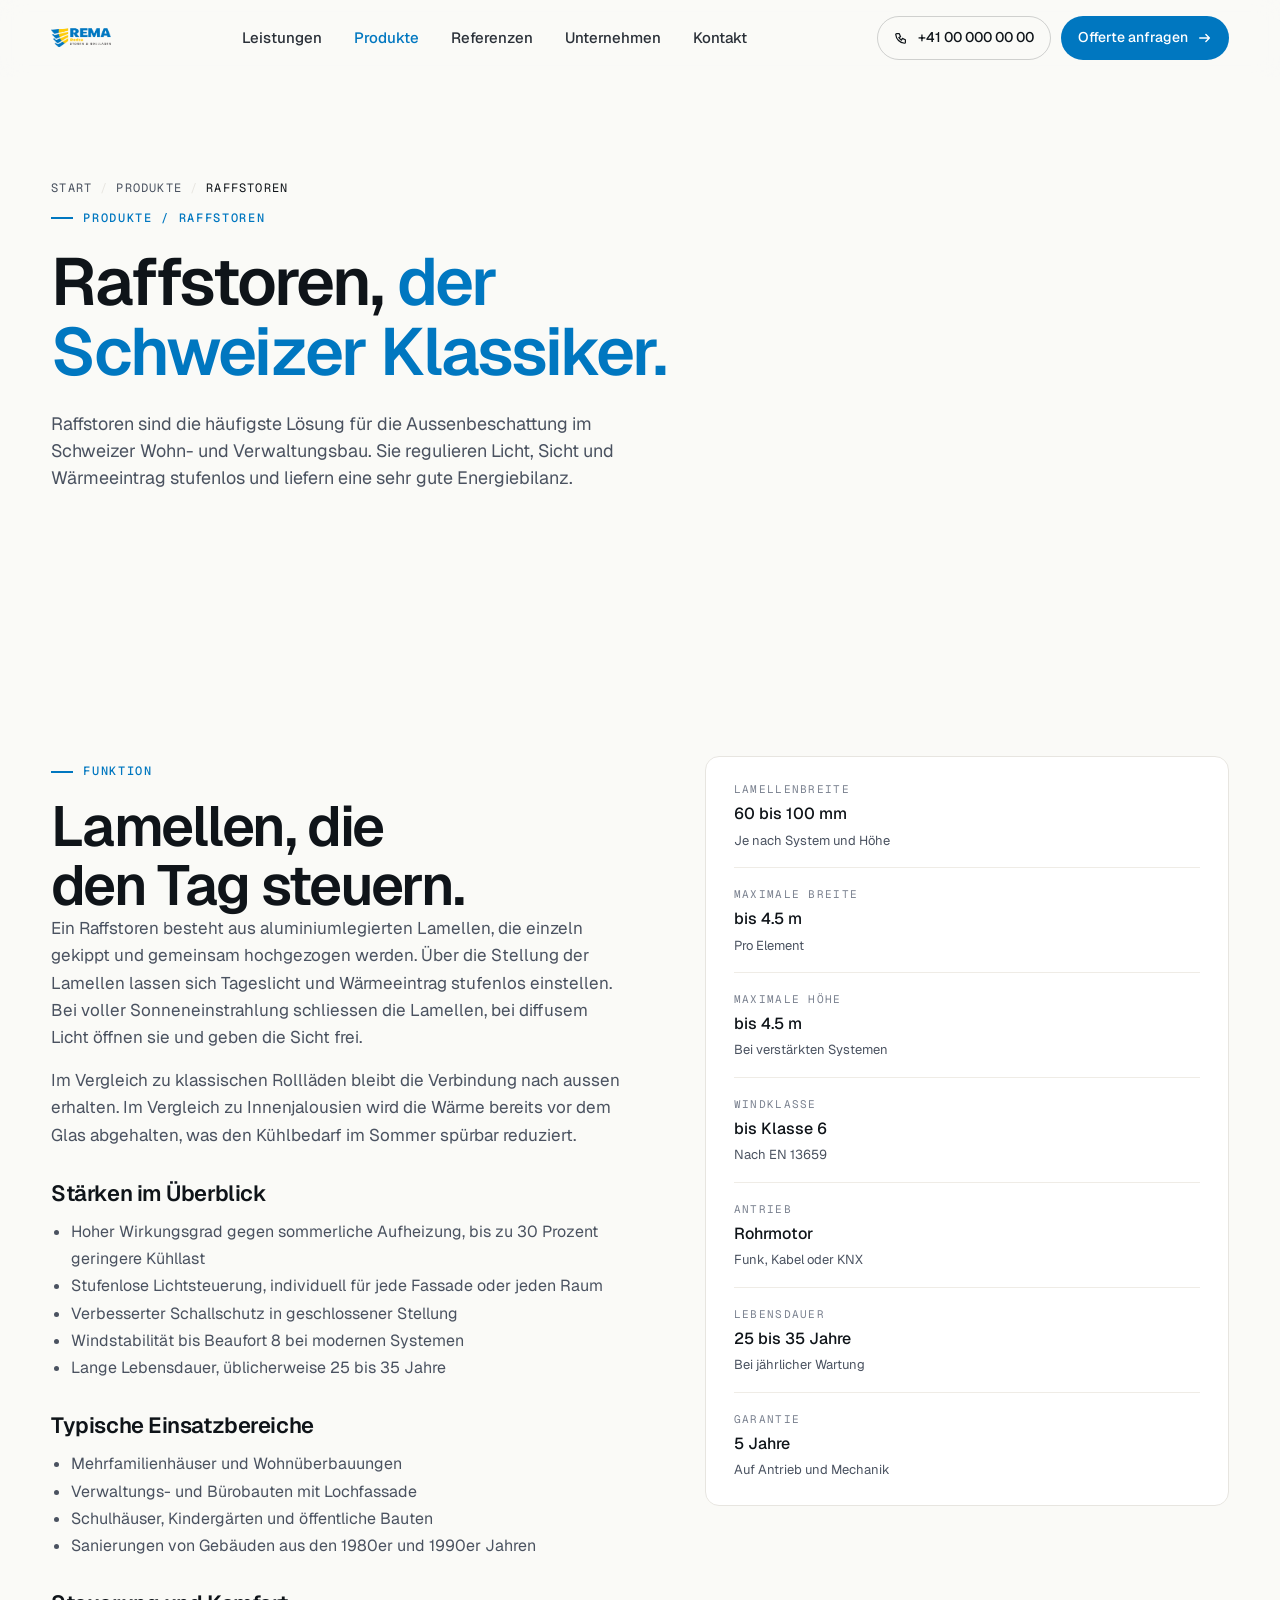
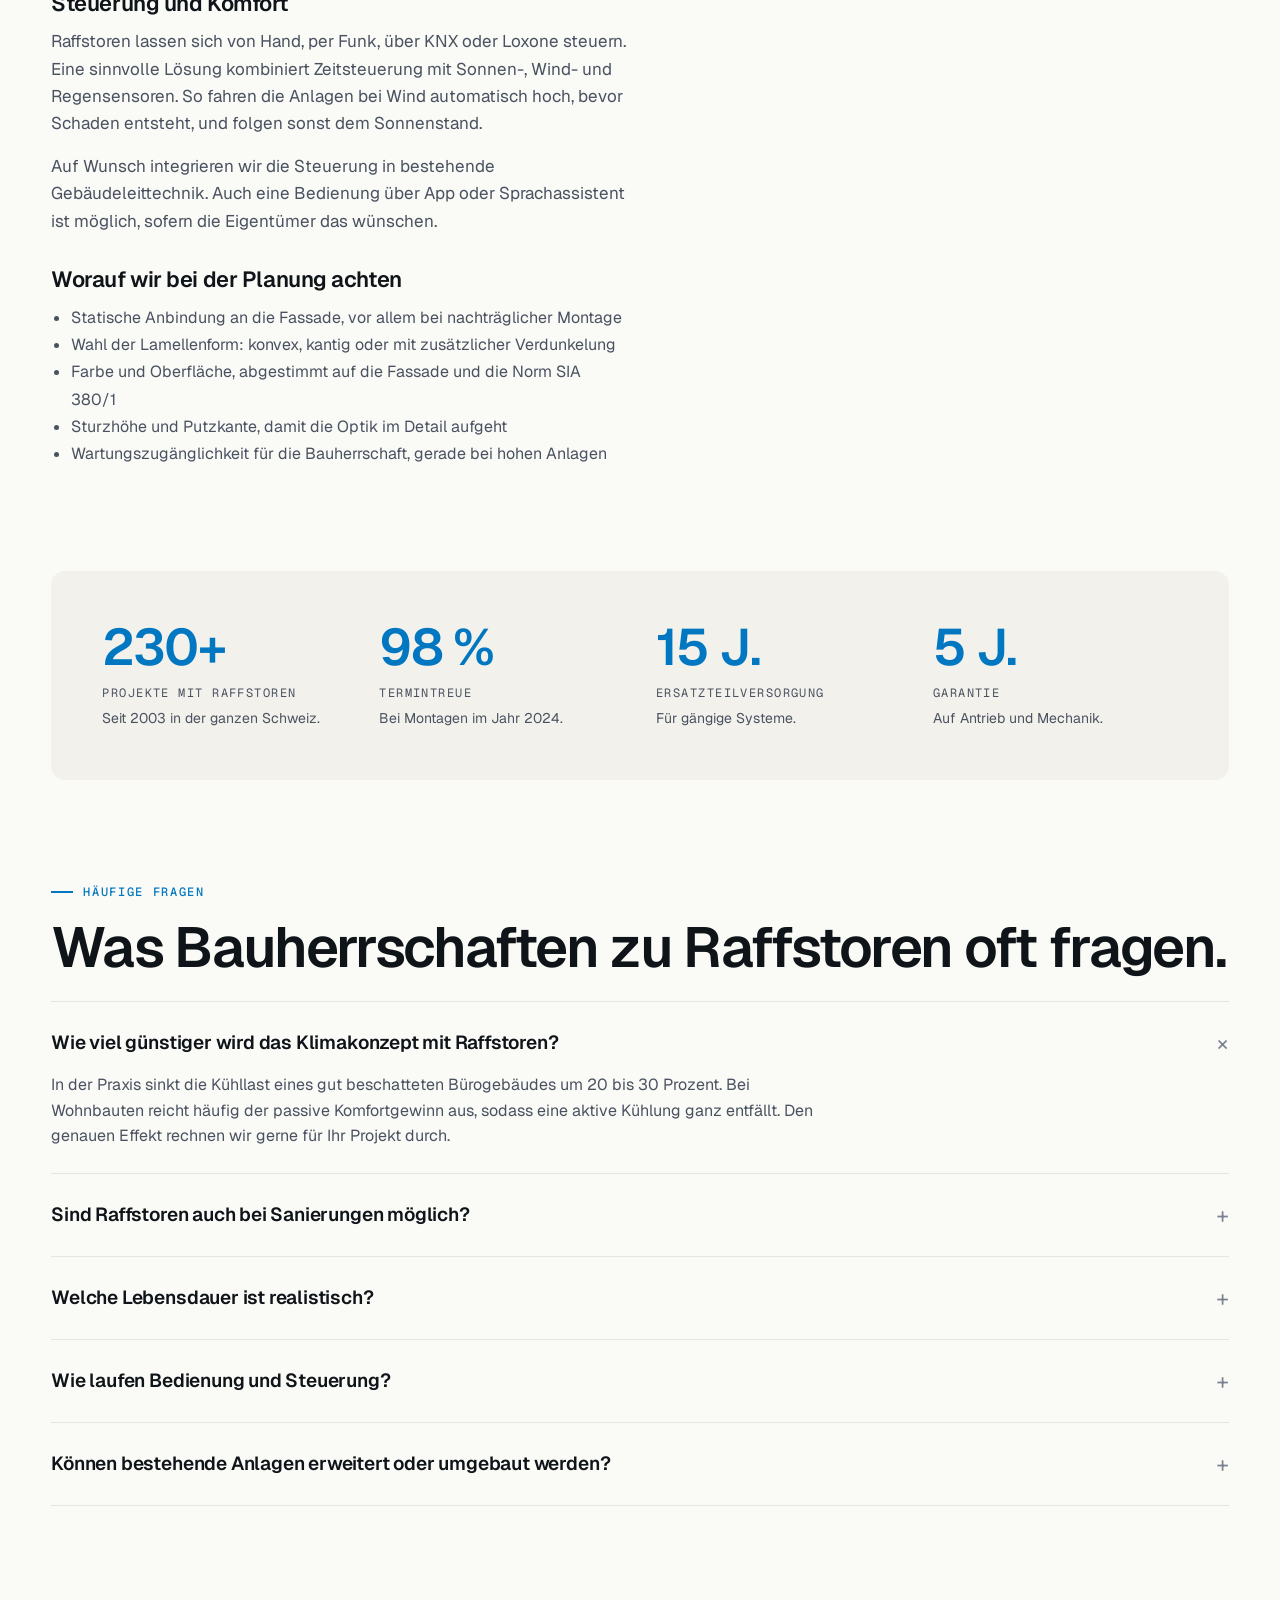
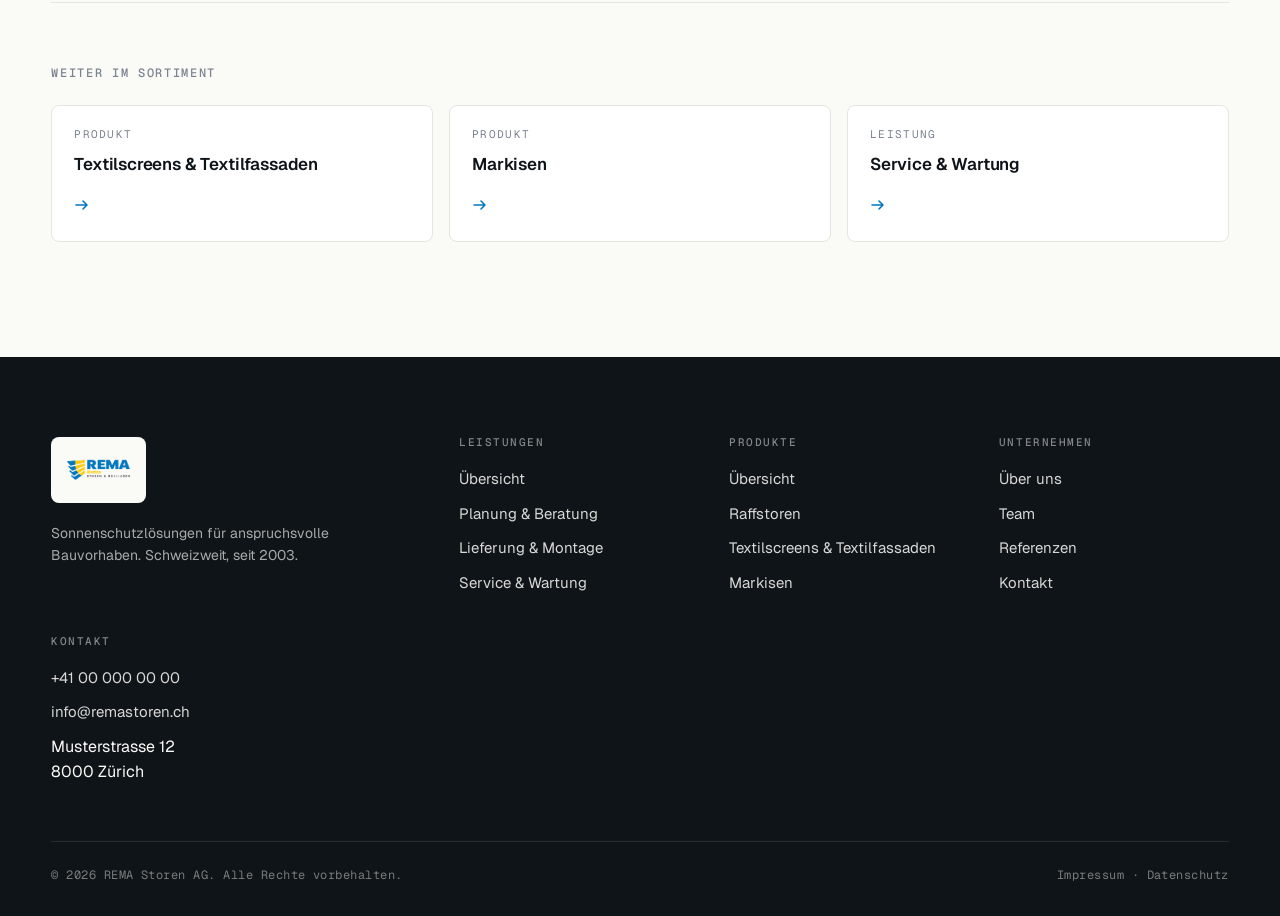
<file: raffstoren.html>
<!doctype html>
<html lang="de-CH">
<head>
<meta charset="utf-8" />
<meta name="viewport" content="width=device-width, initial-scale=1" />
<title>Raffstoren in der Schweiz, Aussenbeschattung mit Lamellen | REMA Storen AG</title>
<meta name="description" content="Raffstoren für Wohnbau, Verwaltung und öffentliche Bauten. Stufenlose Beschattung, hohe Windstabilität und 25 bis 35 Jahre Lebensdauer. Beratung, Montage und Service aus einer Hand." />
<meta name="robots" content="index, follow" />
<meta name="author" content="REMA Storen AG" />
<link rel="canonical" href="https://www.remastoren.ch/raffstoren.html" />
<meta property="og:type" content="website" />
<meta property="og:title" content="Raffstoren in der Schweiz, Aussenbeschattung mit Lamellen | REMA Storen AG" />
<meta property="og:description" content="Raffstoren für Wohnbau, Verwaltung und öffentliche Bauten. Stufenlose Beschattung, hohe Windstabilität und 25 bis 35 Jahre Lebensdauer. Beratung, Montage und Service aus einer Hand." />
<meta property="og:url" content="https://www.remastoren.ch/raffstoren.html" />
<meta property="og:image" content="https://www.remastoren.ch/assets/rema-logo.png" />
<meta property="og:locale" content="de_CH" />
<meta name="twitter:card" content="summary_large_image" />
<link rel="preconnect" href="https://fonts.googleapis.com" />
<link rel="preconnect" href="https://fonts.gstatic.com" crossorigin />
<link href="https://fonts.googleapis.com/css2?family=Geist:wght@400;500;600;700&family=Geist+Mono:wght@400;500&display=swap" rel="stylesheet" />
<link rel="stylesheet" href="styles.css" />
<link rel="stylesheet" href="styles-add.css" />
<link rel="icon" href="assets/rema-logo.png" type="image/png" />
</head>
<body>
<header class="nav" id="site-nav">
  <div class="container nav-inner">
    <a href="index.html" class="nav-logo" aria-label="REMA Storen AG, Startseite">
      <img src="assets/rema-logo.png" alt="REMA Storen AG" />
    </a>
    <nav class="nav-links" aria-label="Hauptnavigation">
        <a href="leistungen.html" class="nav-link">Leistungen</a>
        <a href="produkte.html" class="nav-link active" aria-current="page">Produkte</a>
        <a href="referenzen.html" class="nav-link">Referenzen</a>
        <a href="unternehmen.html" class="nav-link">Unternehmen</a>
        <a href="kontakt.html" class="nav-link">Kontakt</a>
    </nav>
    <div class="nav-cta">
      <a href="tel:+41000000000" class="btn btn-ghost btn-sm nav-phone">
        <svg width="14" height="14" viewBox="0 0 16 16" fill="none" aria-hidden="true"><path d="M3 3h3l1.5 3.5L5.5 7.5a8 8 0 0 0 3 3l1-2 3.5 1.5V13a1 1 0 0 1-1 1A11 11 0 0 1 2 4a1 1 0 0 1 1-1z" stroke="currentColor" stroke-width="1.4" stroke-linejoin="round"/></svg>
        +41 00 000 00 00
      </a>
      <a href="kontakt.html" class="btn btn-primary btn-sm nav-offerte">
        Offerte anfragen <svg class="arr" width="14" height="14" viewBox="0 0 16 16" fill="none" aria-hidden="true"><path d="M2 8h11M9 4l4 4-4 4" stroke="currentColor" stroke-width="1.6" stroke-linecap="round" stroke-linejoin="round"/></svg>
      </a>
      <button class="nav-burger" id="nav-burger" aria-label="Menü öffnen" aria-expanded="false">
        <span></span>
      </button>
    </div>
  </div>
</header>
<div class="mobile-menu" id="mobile-menu" aria-hidden="true">
  <a href="leistungen.html">Leistungen</a>
  <a href="produkte.html" aria-current="page">Produkte</a>
  <a href="referenzen.html">Referenzen</a>
  <a href="unternehmen.html">Unternehmen</a>
  <a href="kontakt.html">Kontakt</a>
  <a href="kontakt.html" class="btn btn-primary">Offerte anfragen <svg class="arr" width="14" height="14" viewBox="0 0 16 16" fill="none" aria-hidden="true"><path d="M2 8h11M9 4l4 4-4 4" stroke="currentColor" stroke-width="1.6" stroke-linecap="round" stroke-linejoin="round"/></svg></a>
</div>
<main id="content">
<section class="page-hero">
  <div class="container">
    <div class="grid">
      <div class="reveal">
        <nav class="crumbs" aria-label="Brotkrümel">
      <a href="index.html">Start</a>
      <span class="sep">/</span><a href="produkte.html">Produkte</a>
      <span class="sep">/</span><span class="current">Raffstoren</span>
    </nav>
        <span class="eyebrow">Produkte / Raffstoren</span>
        <h1>Raffstoren, <span class="accent">der Schweizer Klassiker.</span></h1>
        <p class="lead">Raffstoren sind die häufigste Lösung für die Aussenbeschattung im Schweizer Wohn- und Verwaltungsbau. Sie regulieren Licht, Sicht und Wärmeeintrag stufenlos und liefern eine sehr gute Energiebilanz.</p>
        
      </div>
    </div>
  </div>
</section>

<section class="section">
  <div class="container">

    <div class="content-2col reveal">
      <div class="body">
        <span class="eyebrow">Funktion</span>
        <h2 style="margin-top: 16px;">Lamellen, die den Tag steuern.</h2>
        <p>Ein Raffstoren besteht aus aluminiumlegierten Lamellen, die einzeln gekippt und gemeinsam hochgezogen werden. Über die Stellung der Lamellen lassen sich Tageslicht und Wärmeeintrag stufenlos einstellen. Bei voller Sonneneinstrahlung schliessen die Lamellen, bei diffusem Licht öffnen sie und geben die Sicht frei.</p>
        <p>Im Vergleich zu klassischen Rollläden bleibt die Verbindung nach aussen erhalten. Im Vergleich zu Innenjalousien wird die Wärme bereits vor dem Glas abgehalten, was den Kühlbedarf im Sommer spürbar reduziert.</p>

        <h3>Stärken im Überblick</h3>
        <ul>
          <li>Hoher Wirkungsgrad gegen sommerliche Aufheizung, bis zu 30 Prozent geringere Kühllast</li>
          <li>Stufenlose Lichtsteuerung, individuell für jede Fassade oder jeden Raum</li>
          <li>Verbesserter Schallschutz in geschlossener Stellung</li>
          <li>Windstabilität bis Beaufort 8 bei modernen Systemen</li>
          <li>Lange Lebensdauer, üblicherweise 25 bis 35 Jahre</li>
        </ul>

        <h3>Typische Einsatzbereiche</h3>
        <ul>
          <li>Mehrfamilienhäuser und Wohnüberbauungen</li>
          <li>Verwaltungs- und Bürobauten mit Lochfassade</li>
          <li>Schulhäuser, Kindergärten und öffentliche Bauten</li>
          <li>Sanierungen von Gebäuden aus den 1980er und 1990er Jahren</li>
        </ul>

        <h3>Steuerung und Komfort</h3>
        <p>Raffstoren lassen sich von Hand, per Funk, über KNX oder Loxone steuern. Eine sinnvolle Lösung kombiniert Zeitsteuerung mit Sonnen-, Wind- und Regensensoren. So fahren die Anlagen bei Wind automatisch hoch, bevor Schaden entsteht, und folgen sonst dem Sonnenstand.</p>
        <p>Auf Wunsch integrieren wir die Steuerung in bestehende Gebäudeleittechnik. Auch eine Bedienung über App oder Sprachassistent ist möglich, sofern die Eigentümer das wünschen.</p>

        <h3>Worauf wir bei der Planung achten</h3>
        <ul>
          <li>Statische Anbindung an die Fassade, vor allem bei nachträglicher Montage</li>
          <li>Wahl der Lamellenform: konvex, kantig oder mit zusätzlicher Verdunkelung</li>
          <li>Farbe und Oberfläche, abgestimmt auf die Fassade und die Norm SIA 380/1</li>
          <li>Sturzhöhe und Putzkante, damit die Optik im Detail aufgeht</li>
          <li>Wartungszugänglichkeit für die Bauherrschaft, gerade bei hohen Anlagen</li>
        </ul>
      </div>
      <aside class="spec-list">
        <div class="row"><div class="lbl">Lamellenbreite</div><div class="val">60 bis 100 mm<small>Je nach System und Höhe</small></div></div>
        <div class="row"><div class="lbl">Maximale Breite</div><div class="val">bis 4.5 m<small>Pro Element</small></div></div>
        <div class="row"><div class="lbl">Maximale Höhe</div><div class="val">bis 4.5 m<small>Bei verstärkten Systemen</small></div></div>
        <div class="row"><div class="lbl">Windklasse</div><div class="val">bis Klasse 6<small>Nach EN 13659</small></div></div>
        <div class="row"><div class="lbl">Antrieb</div><div class="val">Rohrmotor<small>Funk, Kabel oder KNX</small></div></div>
        <div class="row"><div class="lbl">Lebensdauer</div><div class="val">25 bis 35 Jahre<small>Bei jährlicher Wartung</small></div></div>
        <div class="row"><div class="lbl">Garantie</div><div class="val">5 Jahre<small>Auf Antrieb und Mechanik</small></div></div>
      </aside>
    </div>

    <div class="factbox reveal">
      <div class="fact"><div class="num">230+</div><div class="lbl">Projekte mit Raffstoren</div><p>Seit 2003 in der ganzen Schweiz.</p></div>
      <div class="fact"><div class="num">98 %</div><div class="lbl">Termintreue</div><p>Bei Montagen im Jahr 2024.</p></div>
      <div class="fact"><div class="num">15 J.</div><div class="lbl">Ersatzteilversorgung</div><p>Für gängige Systeme.</p></div>
      <div class="fact"><div class="num">5 J.</div><div class="lbl">Garantie</div><p>Auf Antrieb und Mechanik.</p></div>
    </div>

    <div class="reveal">
      <span class="eyebrow">Häufige Fragen</span>
      <h2 style="margin-top: 16px;">Was Bauherrschaften zu Raffstoren oft fragen.</h2>
      <div class="faq" style="margin-top: 24px;">
        <details open>
          <summary>Wie viel günstiger wird das Klimakonzept mit Raffstoren?</summary>
          <p>In der Praxis sinkt die Kühllast eines gut beschatteten Bürogebäudes um 20 bis 30 Prozent. Bei Wohnbauten reicht häufig der passive Komfortgewinn aus, sodass eine aktive Kühlung ganz entfällt. Den genauen Effekt rechnen wir gerne für Ihr Projekt durch.</p>
        </details>
        <details>
          <summary>Sind Raffstoren auch bei Sanierungen möglich?</summary>
          <p>Ja. Wir prüfen die Statik der Fassade, die Anbindung an den Sturz und die Putzkante. Bei Wärmedämmverbundsystemen liefern wir Konsolen, die ohne Wärmebrücke arbeiten. Bei denkmalgeschützten Bauten arbeiten wir eng mit der zuständigen Stelle zusammen.</p>
        </details>
        <details>
          <summary>Welche Lebensdauer ist realistisch?</summary>
          <p>Bei jährlicher Wartung 25 bis 35 Jahre. Der Antrieb ist meist das erste Verschleissteil und nach 15 bis 20 Jahren zu ersetzen. Lamellen und Führungen halten in der Regel deutlich länger.</p>
        </details>
        <details>
          <summary>Wie laufen Bedienung und Steuerung?</summary>
          <p>Vom einfachen Drucktaster über Funk und App bis zur Integration in KNX oder Loxone. Wir empfehlen für grössere Anlagen eine Sensor-Steuerung mit Sonne, Wind und Regen. So fährt der Sonnenschutz automatisch hoch, bevor Wind Schaden anrichtet.</p>
        </details>
        <details>
          <summary>Können bestehende Anlagen erweitert oder umgebaut werden?</summary>
          <p>Häufig ja. Wir bauen einzelne Elemente um, ersetzen Antriebe oder rüsten Steuerungen nach. Bei Anlagen, deren Originalsystem nicht mehr lieferbar ist, prüfen wir, ob sich eine Umrüstung lohnt oder ein Neuaufbau wirtschaftlicher ist.</p>
        </details>
      </div>
    </div>

    <div class="related">
      <h3>Weiter im Sortiment</h3>
      <div class="related-grid">
        <a class="related-card" href="textilscreens.html"><span class="label">Produkt</span><span class="ttl">Textilscreens &amp; Textilfassaden</span><span class="arr"><svg class="arr" width="16" height="16" viewBox="0 0 16 16" fill="none" aria-hidden="true"><path d="M2 8h11M9 4l4 4-4 4" stroke="currentColor" stroke-width="1.6" stroke-linecap="round" stroke-linejoin="round"/></svg></span></a>
        <a class="related-card" href="markisen.html"><span class="label">Produkt</span><span class="ttl">Markisen</span><span class="arr"><svg class="arr" width="16" height="16" viewBox="0 0 16 16" fill="none" aria-hidden="true"><path d="M2 8h11M9 4l4 4-4 4" stroke="currentColor" stroke-width="1.6" stroke-linecap="round" stroke-linejoin="round"/></svg></span></a>
        <a class="related-card" href="service-wartung.html"><span class="label">Leistung</span><span class="ttl">Service &amp; Wartung</span><span class="arr"><svg class="arr" width="16" height="16" viewBox="0 0 16 16" fill="none" aria-hidden="true"><path d="M2 8h11M9 4l4 4-4 4" stroke="currentColor" stroke-width="1.6" stroke-linecap="round" stroke-linejoin="round"/></svg></span></a>
      </div>
    </div>

  </div>
</section>
</main>
<footer class="footer">
  <div class="container">
    <div class="footer-grid">
      <div class="footer-brand">
        <div class="logo-w"><img src="assets/rema-logo.png" alt="REMA Storen AG" /></div>
        <p>Sonnenschutzlösungen für anspruchsvolle Bauvorhaben. Schweizweit, seit 2003.</p>
      </div>
      <div>
        <h4>Leistungen</h4>
        <ul>
          <li><a href="leistungen.html">Übersicht</a></li>
          <li><a href="leistungen.html#planung">Planung &amp; Beratung</a></li>
          <li><a href="leistungen.html#montage">Lieferung &amp; Montage</a></li>
          <li><a href="service-wartung.html">Service &amp; Wartung</a></li>
        </ul>
      </div>
      <div>
        <h4>Produkte</h4>
        <ul>
          <li><a href="produkte.html">Übersicht</a></li>
          <li><a href="raffstoren.html">Raffstoren</a></li>
          <li><a href="textilscreens.html">Textilscreens &amp; Textilfassaden</a></li>
          <li><a href="markisen.html">Markisen</a></li>
        </ul>
      </div>
      <div>
        <h4>Unternehmen</h4>
        <ul>
          <li><a href="unternehmen.html">Über uns</a></li>
          <li><a href="unternehmen.html#team">Team</a></li>
          <li><a href="referenzen.html">Referenzen</a></li>
          <li><a href="kontakt.html">Kontakt</a></li>
        </ul>
      </div>
      <div>
        <h4>Kontakt</h4>
        <ul>
          <li><a href="tel:+41000000000">+41 00 000 00 00</a></li>
          <li><a href="mailto:info@remastoren.ch">info@remastoren.ch</a></li>
          <li>Musterstrasse 12<br/>8000 Zürich</li>
        </ul>
      </div>
    </div>
    <div class="footer-bottom">
      <span>© <span id="year">2026</span> REMA Storen AG. Alle Rechte vorbehalten.</span>
      <span><a href="impressum.html">Impressum</a> · <a href="datenschutz.html">Datenschutz</a></span>
    </div>
  </div>
</footer>
<script src="shared.js" defer></script>
</body>
</html>
<script type="application/ld+json">
{
  "@context": "https://schema.org",
  "@type": "LocalBusiness",
  "name": "REMA Storen AG",
  "image": "https://www.remastoren.ch/assets/rema-logo.png",
  "url": "https://www.remastoren.ch/",
  "telephone": "+41000000000",
  "email": "info@remastoren.ch",
  "address": {
    "@type": "PostalAddress",
    "streetAddress": "Musterstrasse 12",
    "postalCode": "8000",
    "addressLocality": "Zürich",
    "addressCountry": "CH"
  },
  "areaServed": "CH",
  "founder": "Marco Redza",
  "foundingDate": "2003",
  "openingHoursSpecification": [{
    "@type": "OpeningHoursSpecification",
    "dayOfWeek": ["Monday","Tuesday","Wednesday","Thursday","Friday"],
    "opens": "07:30",
    "closes": "17:00"
  }],
  "sameAs": []
}
</script>
<script type="application/ld+json">
{
  "@context": "https://schema.org",
  "@type": "BreadcrumbList",
  "itemListElement": [
    {
      "@type": "ListItem",
      "position": 1,
      "name": "Start",
      "item": "https://www.remastoren.ch/"
    },
    {
      "@type": "ListItem",
      "position": 2,
      "name": "Produkte",
      "item": "https://www.remastoren.ch/produkte.html"
    },
    {
      "@type": "ListItem",
      "position": 3,
      "name": "Raffstoren",
      "item": "https://www.remastoren.ch/raffstoren.html"
    }
  ]
}
</script>
</file>
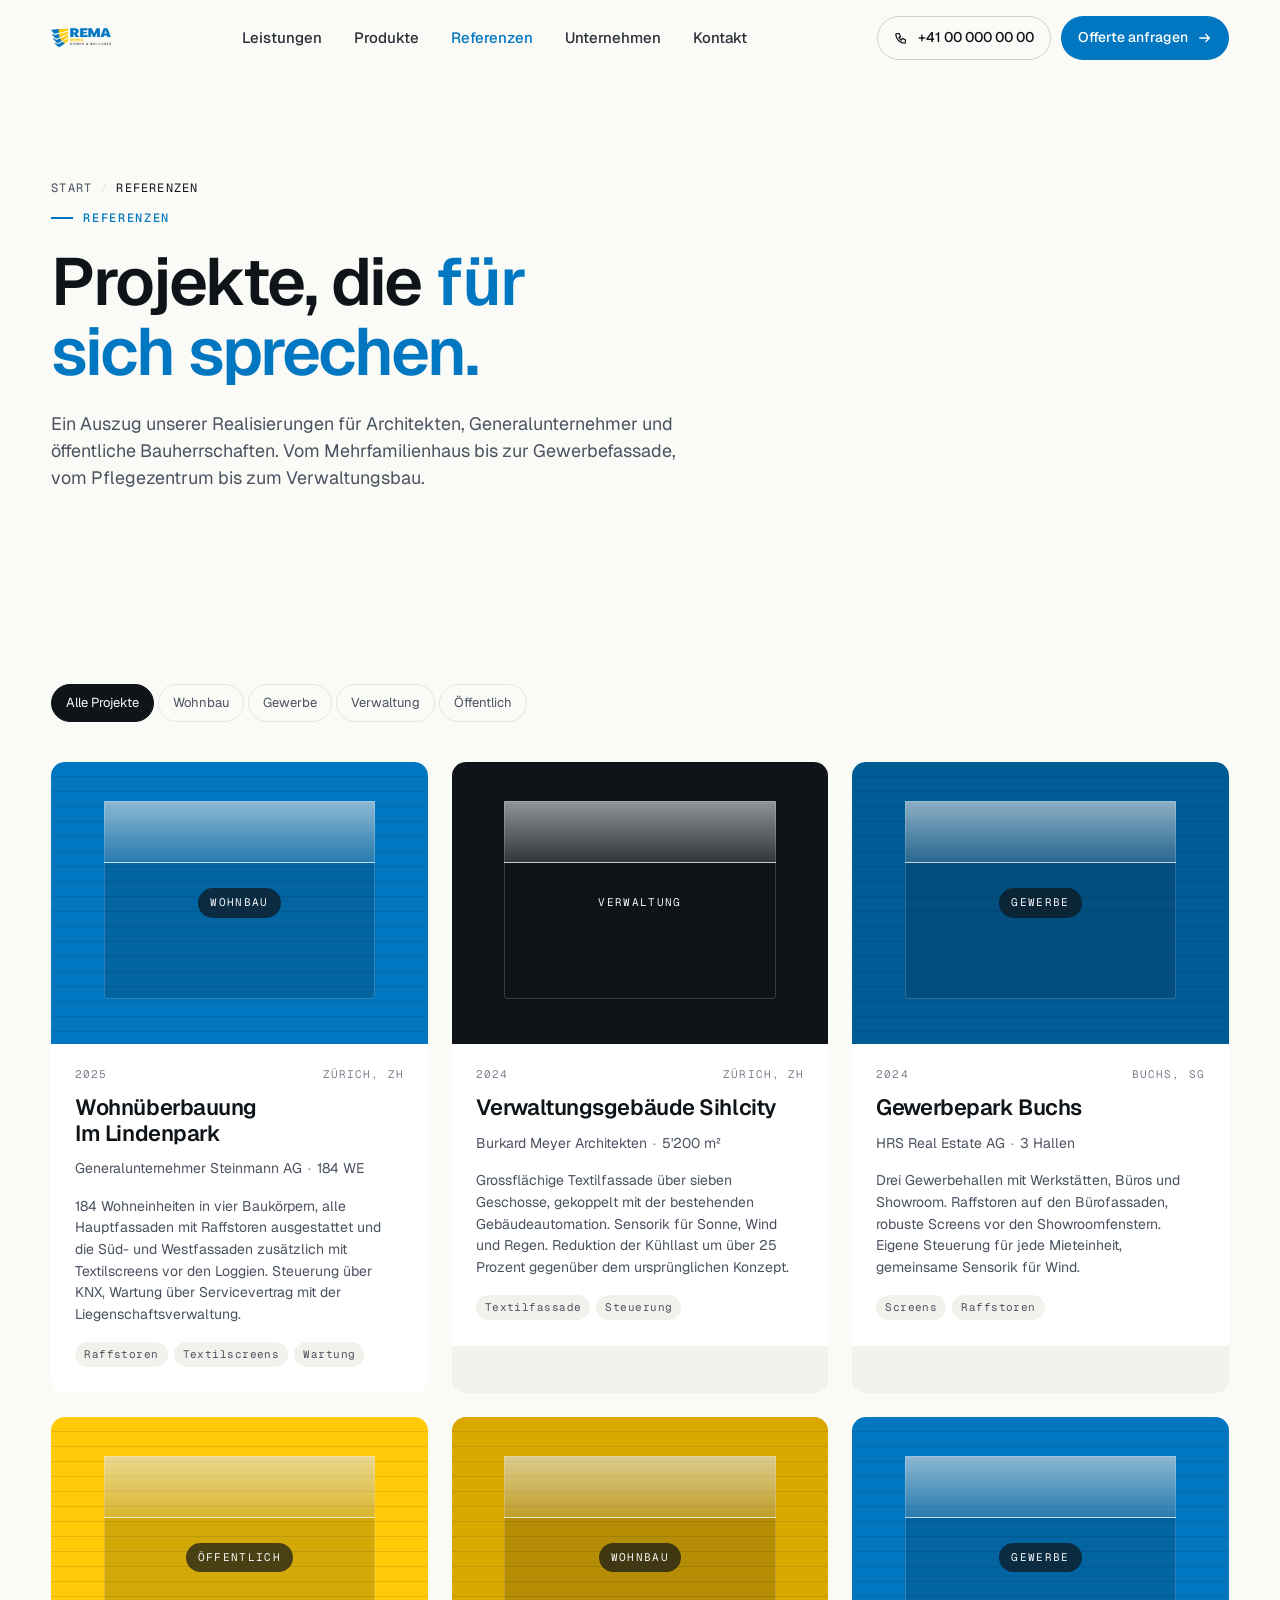
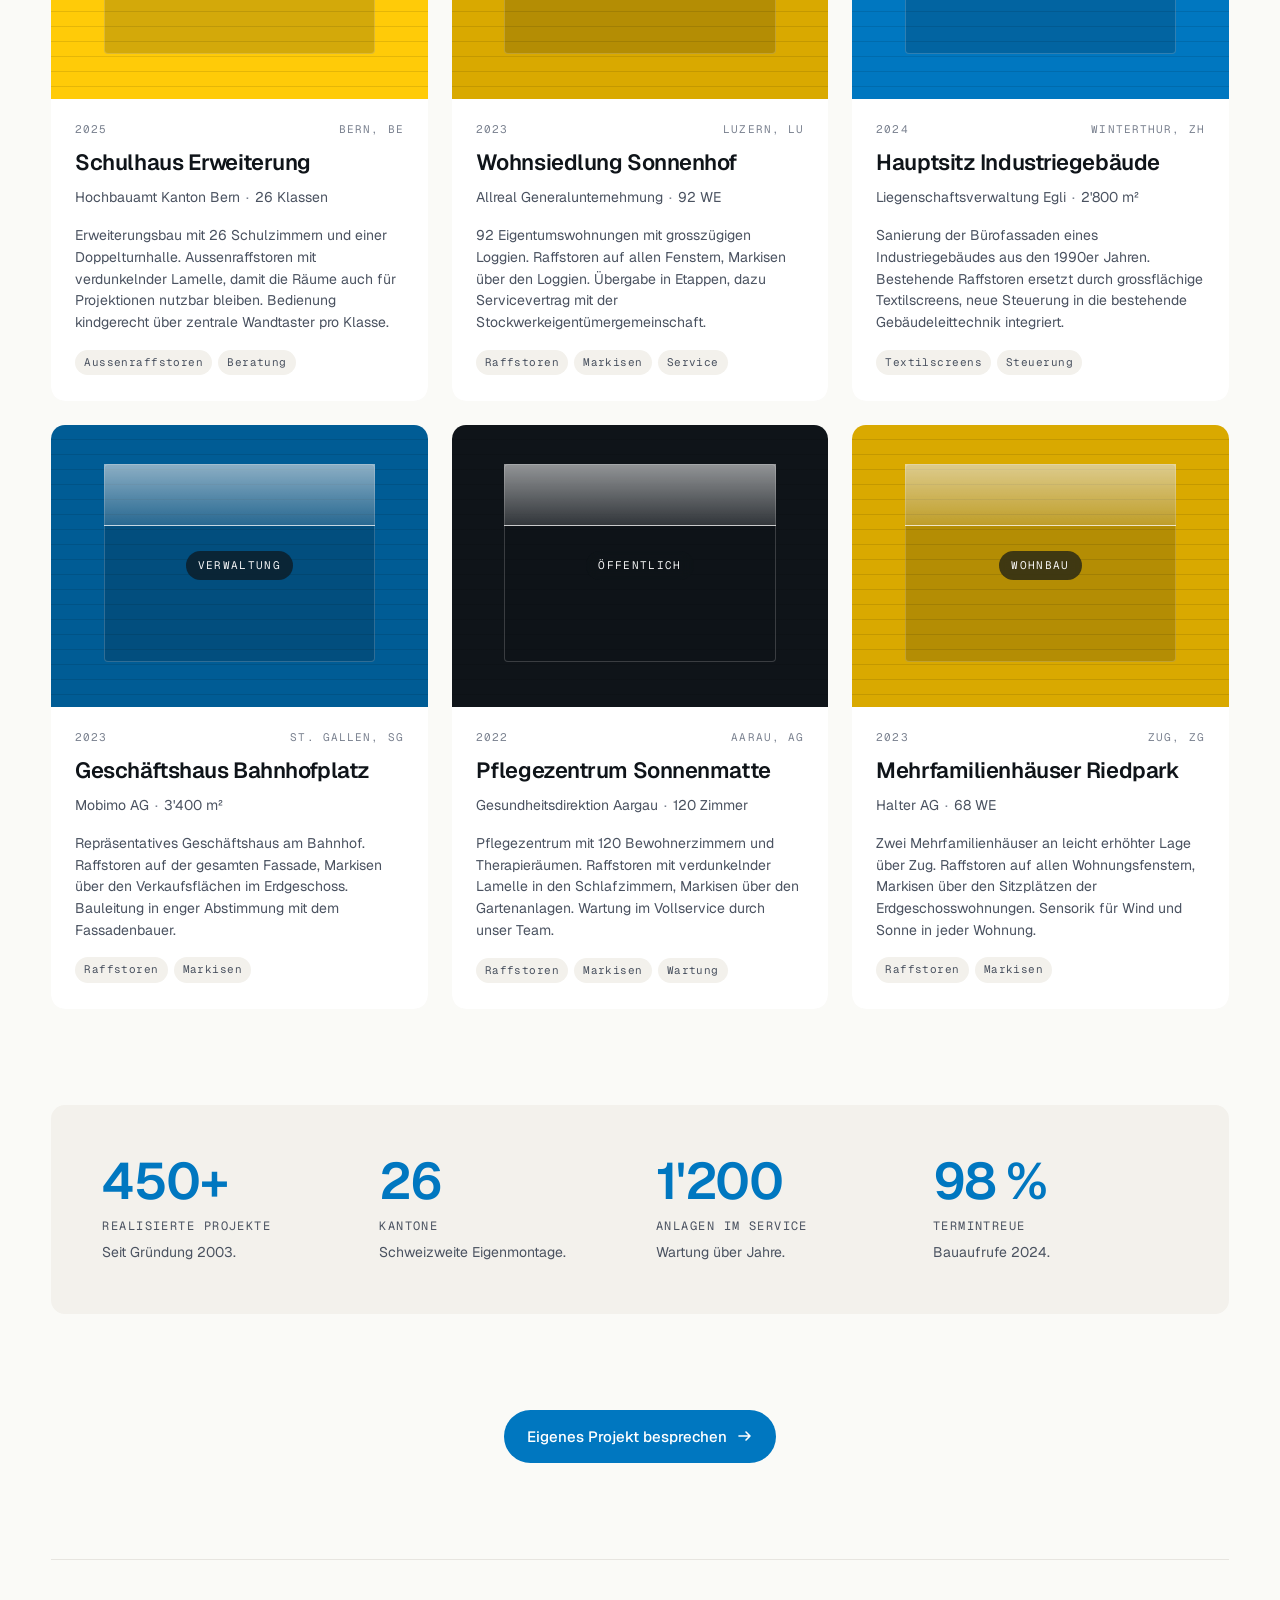
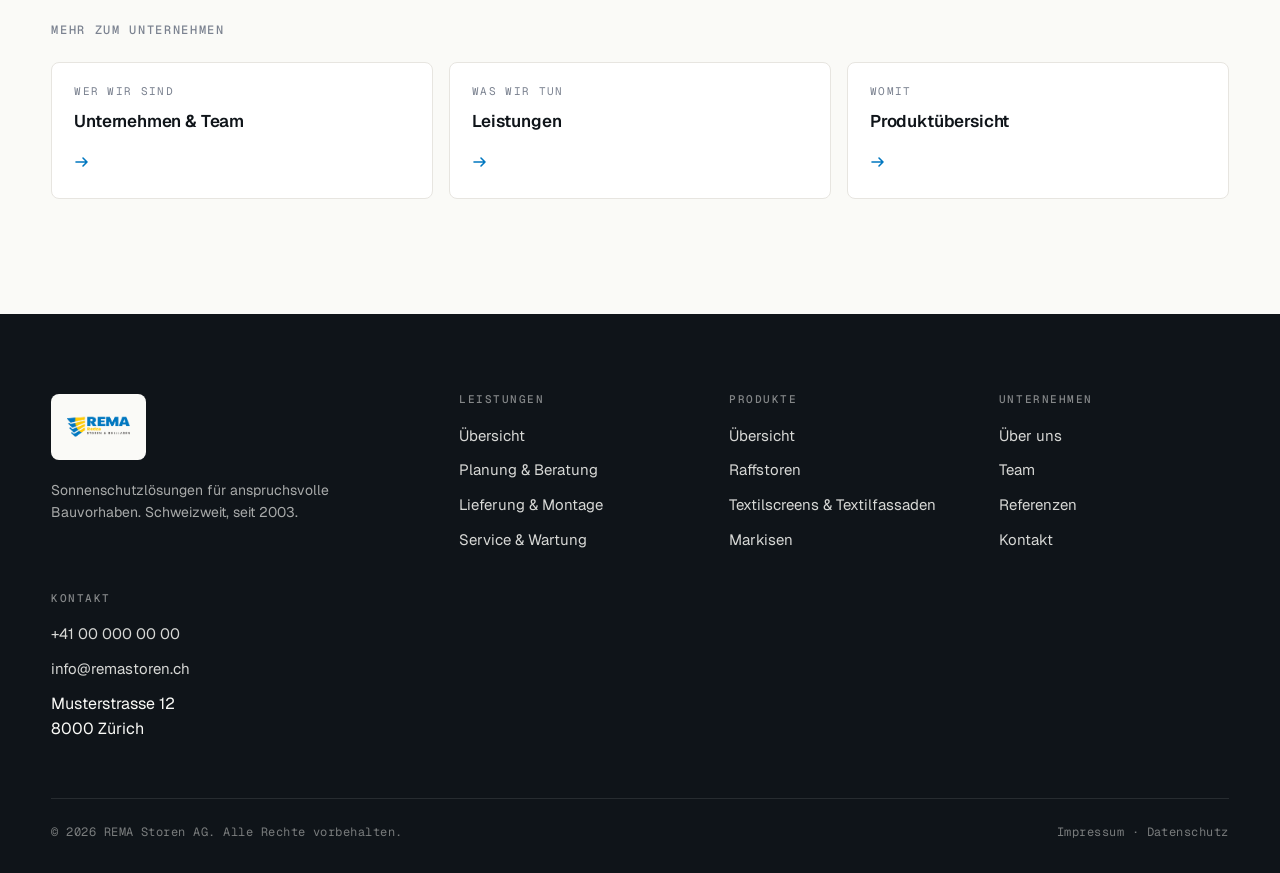
<file: referenzen.html>
<!doctype html>
<html lang="de-CH">
<head>
<meta charset="utf-8" />
<meta name="viewport" content="width=device-width, initial-scale=1" />
<title>Referenzen, Sonnenschutzprojekte in der ganzen Schweiz | REMA Storen AG</title>
<meta name="description" content="Eine Auswahl realisierter Projekte: Wohnüberbauungen, Verwaltungsbauten, Schulen, Pflegezentren und Gewerbeobjekte. Raffstoren, Textilscreens, Textilfassaden und Markisen aus einer Hand." />
<meta name="robots" content="index, follow" />
<meta name="author" content="REMA Storen AG" />
<link rel="canonical" href="https://www.remastoren.ch/referenzen.html" />
<meta property="og:type" content="website" />
<meta property="og:title" content="Referenzen, Sonnenschutzprojekte in der ganzen Schweiz | REMA Storen AG" />
<meta property="og:description" content="Eine Auswahl realisierter Projekte: Wohnüberbauungen, Verwaltungsbauten, Schulen, Pflegezentren und Gewerbeobjekte. Raffstoren, Textilscreens, Textilfassaden und Markisen aus einer Hand." />
<meta property="og:url" content="https://www.remastoren.ch/referenzen.html" />
<meta property="og:image" content="https://www.remastoren.ch/assets/rema-logo.png" />
<meta property="og:locale" content="de_CH" />
<meta name="twitter:card" content="summary_large_image" />
<link rel="preconnect" href="https://fonts.googleapis.com" />
<link rel="preconnect" href="https://fonts.gstatic.com" crossorigin />
<link href="https://fonts.googleapis.com/css2?family=Geist:wght@400;500;600;700&family=Geist+Mono:wght@400;500&display=swap" rel="stylesheet" />
<link rel="stylesheet" href="styles.css" />
<link rel="stylesheet" href="styles-add.css" />
<link rel="icon" href="assets/rema-logo.png" type="image/png" />
</head>
<body>
<header class="nav" id="site-nav">
  <div class="container nav-inner">
    <a href="index.html" class="nav-logo" aria-label="REMA Storen AG, Startseite">
      <img src="assets/rema-logo.png" alt="REMA Storen AG" />
    </a>
    <nav class="nav-links" aria-label="Hauptnavigation">
        <a href="leistungen.html" class="nav-link">Leistungen</a>
        <a href="produkte.html" class="nav-link">Produkte</a>
        <a href="referenzen.html" class="nav-link active" aria-current="page">Referenzen</a>
        <a href="unternehmen.html" class="nav-link">Unternehmen</a>
        <a href="kontakt.html" class="nav-link">Kontakt</a>
    </nav>
    <div class="nav-cta">
      <a href="tel:+41000000000" class="btn btn-ghost btn-sm nav-phone">
        <svg width="14" height="14" viewBox="0 0 16 16" fill="none" aria-hidden="true"><path d="M3 3h3l1.5 3.5L5.5 7.5a8 8 0 0 0 3 3l1-2 3.5 1.5V13a1 1 0 0 1-1 1A11 11 0 0 1 2 4a1 1 0 0 1 1-1z" stroke="currentColor" stroke-width="1.4" stroke-linejoin="round"/></svg>
        +41 00 000 00 00
      </a>
      <a href="kontakt.html" class="btn btn-primary btn-sm nav-offerte">
        Offerte anfragen <svg class="arr" width="14" height="14" viewBox="0 0 16 16" fill="none" aria-hidden="true"><path d="M2 8h11M9 4l4 4-4 4" stroke="currentColor" stroke-width="1.6" stroke-linecap="round" stroke-linejoin="round"/></svg>
      </a>
      <button class="nav-burger" id="nav-burger" aria-label="Menü öffnen" aria-expanded="false">
        <span></span>
      </button>
    </div>
  </div>
</header>
<div class="mobile-menu" id="mobile-menu" aria-hidden="true">
  <a href="leistungen.html">Leistungen</a>
  <a href="produkte.html">Produkte</a>
  <a href="referenzen.html" aria-current="page">Referenzen</a>
  <a href="unternehmen.html">Unternehmen</a>
  <a href="kontakt.html">Kontakt</a>
  <a href="kontakt.html" class="btn btn-primary">Offerte anfragen <svg class="arr" width="14" height="14" viewBox="0 0 16 16" fill="none" aria-hidden="true"><path d="M2 8h11M9 4l4 4-4 4" stroke="currentColor" stroke-width="1.6" stroke-linecap="round" stroke-linejoin="round"/></svg></a>
</div>
<main id="content">
<section class="page-hero">
  <div class="container">
    <div class="grid">
      <div class="reveal">
        <nav class="crumbs" aria-label="Brotkrümel">
      <a href="index.html">Start</a>
      <span class="sep">/</span><span class="current">Referenzen</span>
    </nav>
        <span class="eyebrow">Referenzen</span>
        <h1>Projekte, die <span class="accent">für sich sprechen.</span></h1>
        <p class="lead">Ein Auszug unserer Realisierungen für Architekten, Generalunternehmer und öffentliche Bauherrschaften. Vom Mehrfamilienhaus bis zur Gewerbefassade, vom Pflegezentrum bis zum Verwaltungsbau.</p>
      </div>
    </div>
  </div>
</section>

<section class="section">
  <div class="container">

    <div class="ref-filters reveal" role="tablist" aria-label="Referenzen filtern">
        <button type="button" class="filter active" data-cat="alle" aria-selected="true">Alle Projekte</button>
        <button type="button" class="filter" data-cat="wohnbau" aria-selected="false">Wohnbau</button>
        <button type="button" class="filter" data-cat="gewerbe" aria-selected="false">Gewerbe</button>
        <button type="button" class="filter" data-cat="verwaltung" aria-selected="false">Verwaltung</button>
        <button type="button" class="filter" data-cat="oeffentlich" aria-selected="false">Öffentlich</button>
    </div>

    <div class="ref-grid">
  <article class="ref-card reveal" data-cat="wohnbau">
    <div class="ref-img"><div class="placeholder" style="--col:#0077c0;--ang:180deg">
    <div class="ph-window"></div>
    <div class="ph-bar"></div>
    <span class="badge">Wohnbau</span>
  </div></div>
    <div class="ref-info">
      <div class="top"><span>2025</span><span>Zürich, ZH</span></div>
      <h3>Wohnüberbauung Im Lindenpark</h3>
      <div class="meta"><span>Generalunternehmer Steinmann AG</span><span>184 WE</span></div>
      <p style="margin-top: 16px; color: var(--ink-60); font-size: 14px; line-height: 1.55;">184 Wohneinheiten in vier Baukörpern, alle Hauptfassaden mit Raffstoren ausgestattet und die Süd- und Westfassaden zusätzlich mit Textilscreens vor den Loggien. Steuerung über KNX, Wartung über Servicevertrag mit der Liegenschaftsverwaltung.</p>
      <div class="scope"><span>Raffstoren</span><span>Textilscreens</span><span>Wartung</span></div>
    </div>
  </article>

  <article class="ref-card reveal" data-cat="verwaltung">
    <div class="ref-img"><div class="placeholder" style="--col:#0f1419;--ang:180deg">
    <div class="ph-window"></div>
    <div class="ph-bar"></div>
    <span class="badge">Verwaltung</span>
  </div></div>
    <div class="ref-info">
      <div class="top"><span>2024</span><span>Zürich, ZH</span></div>
      <h3>Verwaltungsgebäude Sihlcity</h3>
      <div class="meta"><span>Burkard Meyer Architekten</span><span>5'200 m²</span></div>
      <p style="margin-top: 16px; color: var(--ink-60); font-size: 14px; line-height: 1.55;">Grossflächige Textilfassade über sieben Geschosse, gekoppelt mit der bestehenden Gebäudeautomation. Sensorik für Sonne, Wind und Regen. Reduktion der Kühllast um über 25 Prozent gegenüber dem ursprünglichen Konzept.</p>
      <div class="scope"><span>Textilfassade</span><span>Steuerung</span></div>
    </div>
  </article>

  <article class="ref-card reveal" data-cat="gewerbe">
    <div class="ref-img"><div class="placeholder" style="--col:#005c95;--ang:180deg">
    <div class="ph-window"></div>
    <div class="ph-bar"></div>
    <span class="badge">Gewerbe</span>
  </div></div>
    <div class="ref-info">
      <div class="top"><span>2024</span><span>Buchs, SG</span></div>
      <h3>Gewerbepark Buchs</h3>
      <div class="meta"><span>HRS Real Estate AG</span><span>3 Hallen</span></div>
      <p style="margin-top: 16px; color: var(--ink-60); font-size: 14px; line-height: 1.55;">Drei Gewerbehallen mit Werkstätten, Büros und Showroom. Raffstoren auf den Bürofassaden, robuste Screens vor den Showroomfenstern. Eigene Steuerung für jede Mieteinheit, gemeinsame Sensorik für Wind.</p>
      <div class="scope"><span>Screens</span><span>Raffstoren</span></div>
    </div>
  </article>

  <article class="ref-card reveal" data-cat="oeffentlich">
    <div class="ref-img"><div class="placeholder" style="--col:#ffcb08;--ang:180deg">
    <div class="ph-window"></div>
    <div class="ph-bar"></div>
    <span class="badge">Öffentlich</span>
  </div></div>
    <div class="ref-info">
      <div class="top"><span>2025</span><span>Bern, BE</span></div>
      <h3>Schulhaus Erweiterung</h3>
      <div class="meta"><span>Hochbauamt Kanton Bern</span><span>26 Klassen</span></div>
      <p style="margin-top: 16px; color: var(--ink-60); font-size: 14px; line-height: 1.55;">Erweiterungsbau mit 26 Schulzimmern und einer Doppelturnhalle. Aussenraffstoren mit verdunkelnder Lamelle, damit die Räume auch für Projektionen nutzbar bleiben. Bedienung kindgerecht über zentrale Wandtaster pro Klasse.</p>
      <div class="scope"><span>Aussenraffstoren</span><span>Beratung</span></div>
    </div>
  </article>

  <article class="ref-card reveal" data-cat="wohnbau">
    <div class="ref-img"><div class="placeholder" style="--col:#d9a900;--ang:180deg">
    <div class="ph-window"></div>
    <div class="ph-bar"></div>
    <span class="badge">Wohnbau</span>
  </div></div>
    <div class="ref-info">
      <div class="top"><span>2023</span><span>Luzern, LU</span></div>
      <h3>Wohnsiedlung Sonnenhof</h3>
      <div class="meta"><span>Allreal Generalunternehmung</span><span>92 WE</span></div>
      <p style="margin-top: 16px; color: var(--ink-60); font-size: 14px; line-height: 1.55;">92 Eigentumswohnungen mit grosszügigen Loggien. Raffstoren auf allen Fenstern, Markisen über den Loggien. Übergabe in Etappen, dazu Servicevertrag mit der Stockwerkeigentümergemeinschaft.</p>
      <div class="scope"><span>Raffstoren</span><span>Markisen</span><span>Service</span></div>
    </div>
  </article>

  <article class="ref-card reveal" data-cat="gewerbe">
    <div class="ref-img"><div class="placeholder" style="--col:#0077c0;--ang:180deg">
    <div class="ph-window"></div>
    <div class="ph-bar"></div>
    <span class="badge">Gewerbe</span>
  </div></div>
    <div class="ref-info">
      <div class="top"><span>2024</span><span>Winterthur, ZH</span></div>
      <h3>Hauptsitz Industriegebäude</h3>
      <div class="meta"><span>Liegenschaftsverwaltung Egli</span><span>2'800 m²</span></div>
      <p style="margin-top: 16px; color: var(--ink-60); font-size: 14px; line-height: 1.55;">Sanierung der Bürofassaden eines Industriegebäudes aus den 1990er Jahren. Bestehende Raffstoren ersetzt durch grossflächige Textilscreens, neue Steuerung in die bestehende Gebäudeleittechnik integriert.</p>
      <div class="scope"><span>Textilscreens</span><span>Steuerung</span></div>
    </div>
  </article>

  <article class="ref-card reveal" data-cat="verwaltung">
    <div class="ref-img"><div class="placeholder" style="--col:#005c95;--ang:180deg">
    <div class="ph-window"></div>
    <div class="ph-bar"></div>
    <span class="badge">Verwaltung</span>
  </div></div>
    <div class="ref-info">
      <div class="top"><span>2023</span><span>St. Gallen, SG</span></div>
      <h3>Geschäftshaus Bahnhofplatz</h3>
      <div class="meta"><span>Mobimo AG</span><span>3'400 m²</span></div>
      <p style="margin-top: 16px; color: var(--ink-60); font-size: 14px; line-height: 1.55;">Repräsentatives Geschäftshaus am Bahnhof. Raffstoren auf der gesamten Fassade, Markisen über den Verkaufsflächen im Erdgeschoss. Bauleitung in enger Abstimmung mit dem Fassadenbauer.</p>
      <div class="scope"><span>Raffstoren</span><span>Markisen</span></div>
    </div>
  </article>

  <article class="ref-card reveal" data-cat="oeffentlich">
    <div class="ref-img"><div class="placeholder" style="--col:#0f1419;--ang:180deg">
    <div class="ph-window"></div>
    <div class="ph-bar"></div>
    <span class="badge">Öffentlich</span>
  </div></div>
    <div class="ref-info">
      <div class="top"><span>2022</span><span>Aarau, AG</span></div>
      <h3>Pflegezentrum Sonnenmatte</h3>
      <div class="meta"><span>Gesundheitsdirektion Aargau</span><span>120 Zimmer</span></div>
      <p style="margin-top: 16px; color: var(--ink-60); font-size: 14px; line-height: 1.55;">Pflegezentrum mit 120 Bewohnerzimmern und Therapieräumen. Raffstoren mit verdunkelnder Lamelle in den Schlafzimmern, Markisen über den Gartenanlagen. Wartung im Vollservice durch unser Team.</p>
      <div class="scope"><span>Raffstoren</span><span>Markisen</span><span>Wartung</span></div>
    </div>
  </article>

  <article class="ref-card reveal" data-cat="wohnbau">
    <div class="ref-img"><div class="placeholder" style="--col:#d9a900;--ang:180deg">
    <div class="ph-window"></div>
    <div class="ph-bar"></div>
    <span class="badge">Wohnbau</span>
  </div></div>
    <div class="ref-info">
      <div class="top"><span>2023</span><span>Zug, ZG</span></div>
      <h3>Mehrfamilienhäuser Riedpark</h3>
      <div class="meta"><span>Halter AG</span><span>68 WE</span></div>
      <p style="margin-top: 16px; color: var(--ink-60); font-size: 14px; line-height: 1.55;">Zwei Mehrfamilienhäuser an leicht erhöhter Lage über Zug. Raffstoren auf allen Wohnungsfenstern, Markisen über den Sitzplätzen der Erdgeschosswohnungen. Sensorik für Wind und Sonne in jeder Wohnung.</p>
      <div class="scope"><span>Raffstoren</span><span>Markisen</span></div>
    </div>
  </article>
    </div>

    <div class="factbox reveal">
      <div class="fact"><div class="num">450+</div><div class="lbl">Realisierte Projekte</div><p>Seit Gründung 2003.</p></div>
      <div class="fact"><div class="num">26</div><div class="lbl">Kantone</div><p>Schweizweite Eigenmontage.</p></div>
      <div class="fact"><div class="num">1'200</div><div class="lbl">Anlagen im Service</div><p>Wartung über Jahre.</p></div>
      <div class="fact"><div class="num">98 %</div><div class="lbl">Termintreue</div><p>Bauaufrufe 2024.</p></div>
    </div>

    <div class="reveal" style="margin-top: clamp(32px, 4vw, 56px); display: flex; justify-content: center;">
      <a href="kontakt.html" class="btn btn-primary">Eigenes Projekt besprechen <svg class="arr" width="16" height="16" viewBox="0 0 16 16" fill="none" aria-hidden="true"><path d="M2 8h11M9 4l4 4-4 4" stroke="currentColor" stroke-width="1.6" stroke-linecap="round" stroke-linejoin="round"/></svg></a>
    </div>

    <div class="related">
      <h3>Mehr zum Unternehmen</h3>
      <div class="related-grid">
        <a class="related-card" href="unternehmen.html"><span class="label">Wer wir sind</span><span class="ttl">Unternehmen &amp; Team</span><span class="arr"><svg class="arr" width="16" height="16" viewBox="0 0 16 16" fill="none" aria-hidden="true"><path d="M2 8h11M9 4l4 4-4 4" stroke="currentColor" stroke-width="1.6" stroke-linecap="round" stroke-linejoin="round"/></svg></span></a>
        <a class="related-card" href="leistungen.html"><span class="label">Was wir tun</span><span class="ttl">Leistungen</span><span class="arr"><svg class="arr" width="16" height="16" viewBox="0 0 16 16" fill="none" aria-hidden="true"><path d="M2 8h11M9 4l4 4-4 4" stroke="currentColor" stroke-width="1.6" stroke-linecap="round" stroke-linejoin="round"/></svg></span></a>
        <a class="related-card" href="produkte.html"><span class="label">Womit</span><span class="ttl">Produktübersicht</span><span class="arr"><svg class="arr" width="16" height="16" viewBox="0 0 16 16" fill="none" aria-hidden="true"><path d="M2 8h11M9 4l4 4-4 4" stroke="currentColor" stroke-width="1.6" stroke-linecap="round" stroke-linejoin="round"/></svg></span></a>
      </div>
    </div>

  </div>
</section>
</main>
<footer class="footer">
  <div class="container">
    <div class="footer-grid">
      <div class="footer-brand">
        <div class="logo-w"><img src="assets/rema-logo.png" alt="REMA Storen AG" /></div>
        <p>Sonnenschutzlösungen für anspruchsvolle Bauvorhaben. Schweizweit, seit 2003.</p>
      </div>
      <div>
        <h4>Leistungen</h4>
        <ul>
          <li><a href="leistungen.html">Übersicht</a></li>
          <li><a href="leistungen.html#planung">Planung &amp; Beratung</a></li>
          <li><a href="leistungen.html#montage">Lieferung &amp; Montage</a></li>
          <li><a href="service-wartung.html">Service &amp; Wartung</a></li>
        </ul>
      </div>
      <div>
        <h4>Produkte</h4>
        <ul>
          <li><a href="produkte.html">Übersicht</a></li>
          <li><a href="raffstoren.html">Raffstoren</a></li>
          <li><a href="textilscreens.html">Textilscreens &amp; Textilfassaden</a></li>
          <li><a href="markisen.html">Markisen</a></li>
        </ul>
      </div>
      <div>
        <h4>Unternehmen</h4>
        <ul>
          <li><a href="unternehmen.html">Über uns</a></li>
          <li><a href="unternehmen.html#team">Team</a></li>
          <li><a href="referenzen.html">Referenzen</a></li>
          <li><a href="kontakt.html">Kontakt</a></li>
        </ul>
      </div>
      <div>
        <h4>Kontakt</h4>
        <ul>
          <li><a href="tel:+41000000000">+41 00 000 00 00</a></li>
          <li><a href="mailto:info@remastoren.ch">info@remastoren.ch</a></li>
          <li>Musterstrasse 12<br/>8000 Zürich</li>
        </ul>
      </div>
    </div>
    <div class="footer-bottom">
      <span>© <span id="year">2026</span> REMA Storen AG. Alle Rechte vorbehalten.</span>
      <span><a href="impressum.html">Impressum</a> · <a href="datenschutz.html">Datenschutz</a></span>
    </div>
  </div>
</footer>
<script src="shared.js" defer></script>
</body>
</html>
<script type="application/ld+json">
{
  "@context": "https://schema.org",
  "@type": "LocalBusiness",
  "name": "REMA Storen AG",
  "image": "https://www.remastoren.ch/assets/rema-logo.png",
  "url": "https://www.remastoren.ch/",
  "telephone": "+41000000000",
  "email": "info@remastoren.ch",
  "address": {
    "@type": "PostalAddress",
    "streetAddress": "Musterstrasse 12",
    "postalCode": "8000",
    "addressLocality": "Zürich",
    "addressCountry": "CH"
  },
  "areaServed": "CH",
  "foundingDate": "2003"
}
</script>
<script type="application/ld+json">
{"@context":"https://schema.org","@type":"BreadcrumbList","itemListElement":[{"@type":"ListItem","position":1,"name":"Start","item":"https://www.remastoren.ch/"},{"@type":"ListItem","position":2,"name":"Referenzen","item":"https://www.remastoren.ch/referenzen.html"}]}
</script>
</file>
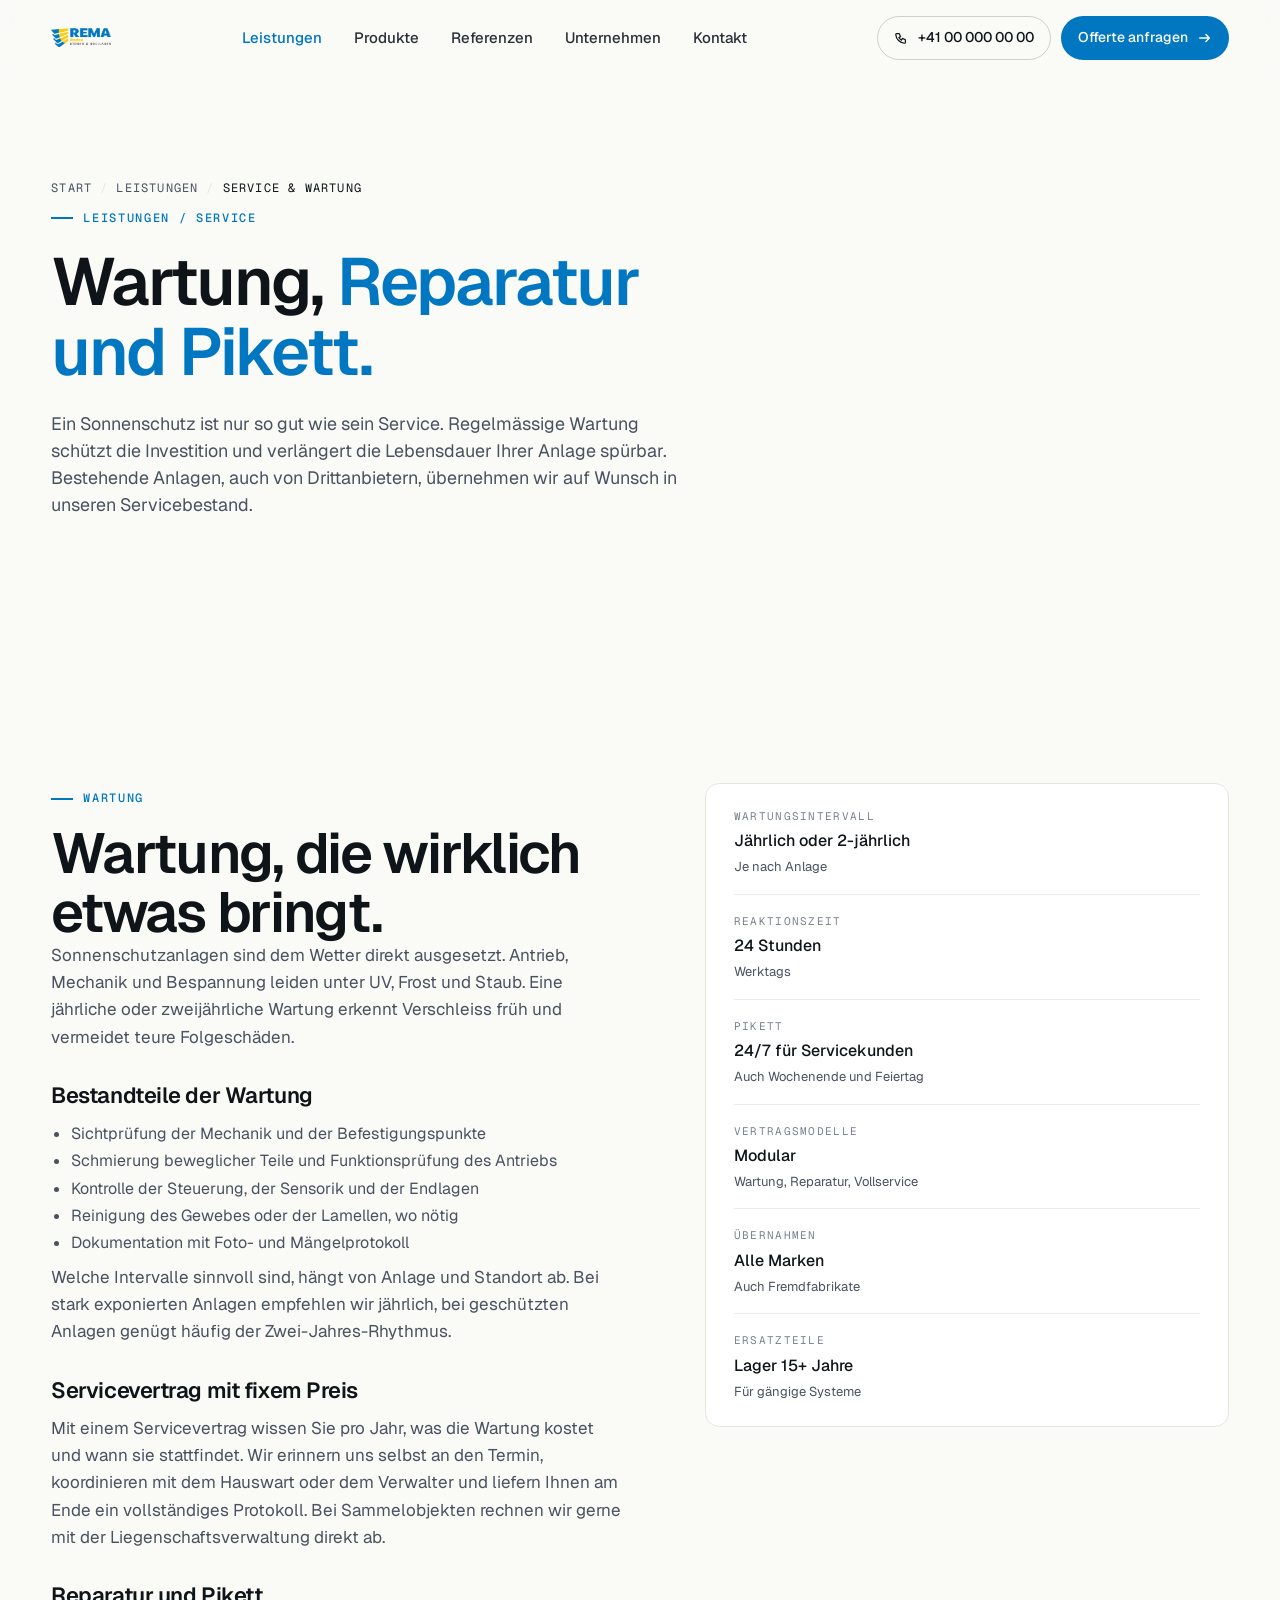
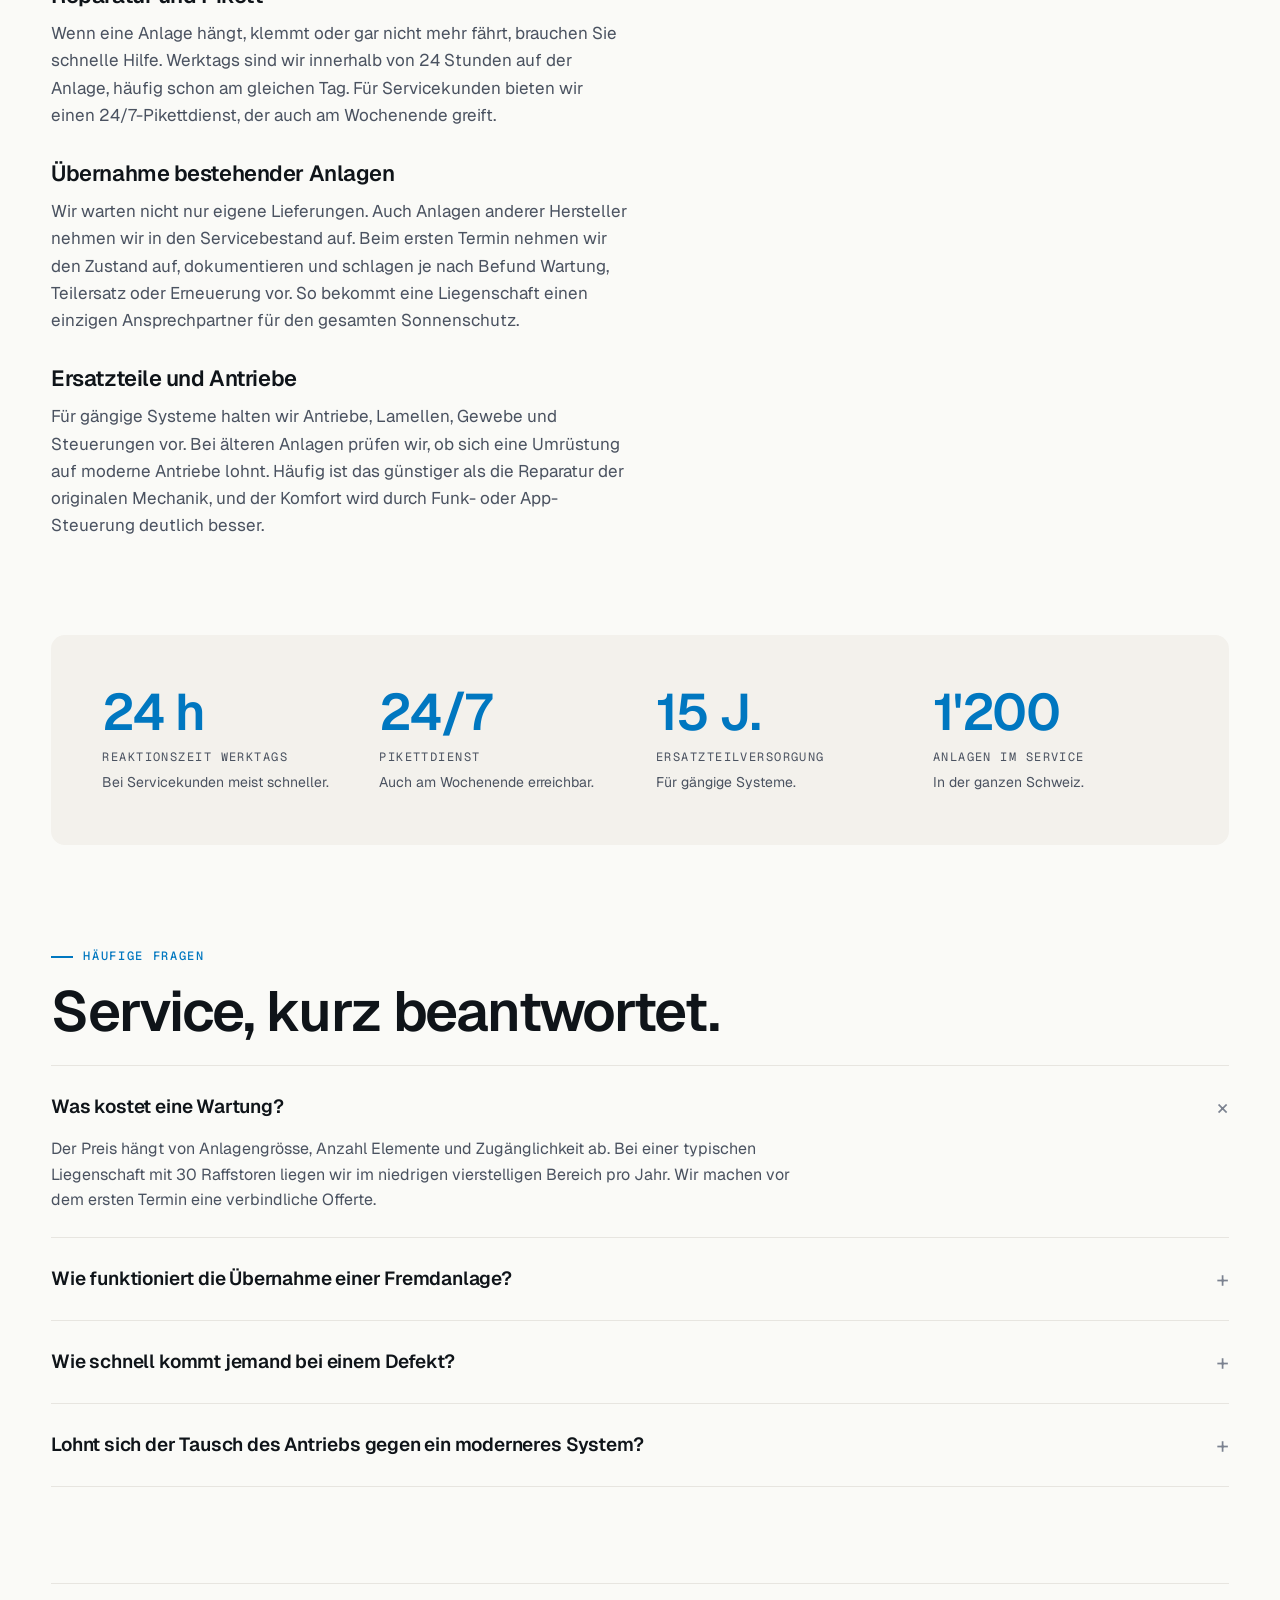
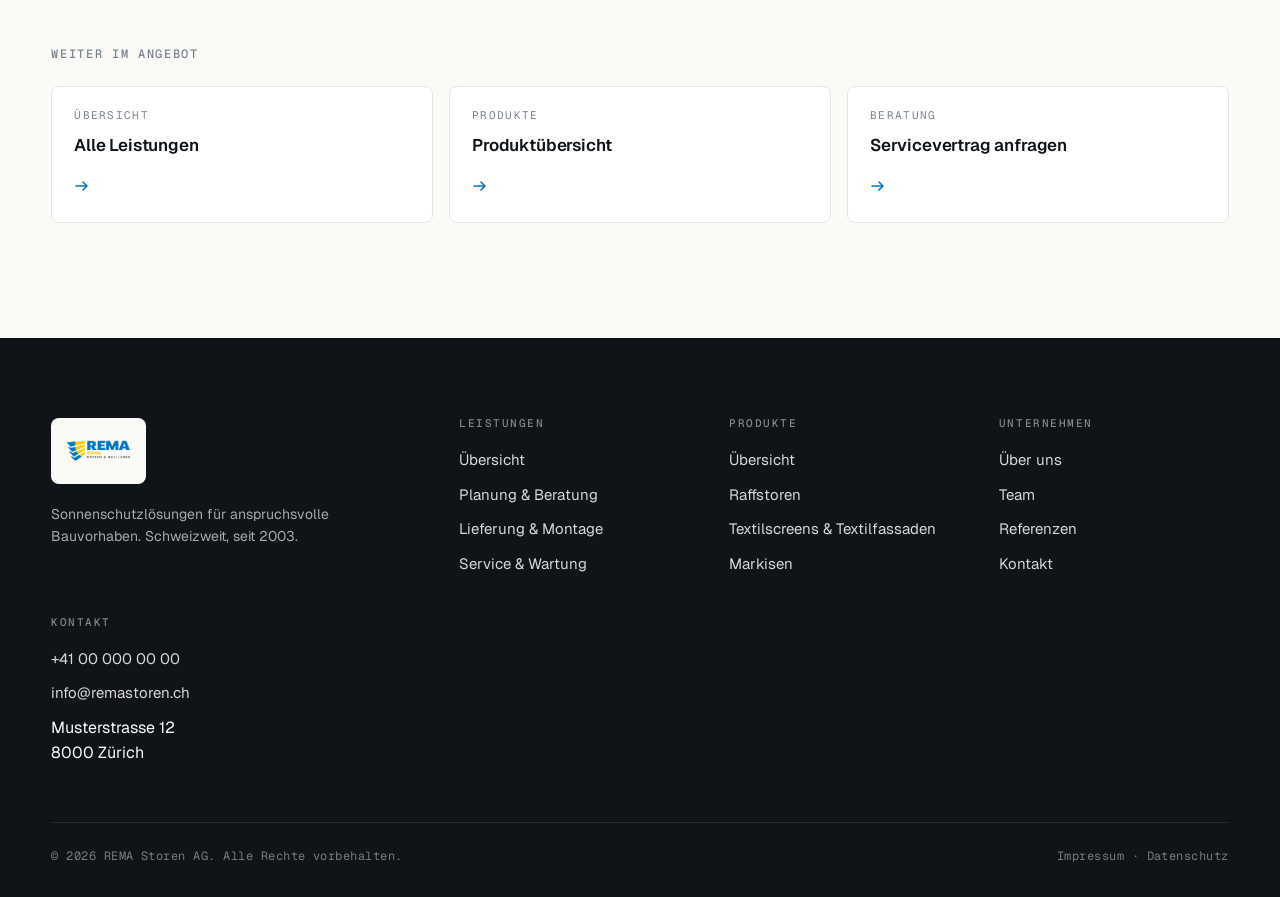
<file: service-wartung.html>
<!doctype html>
<html lang="de-CH">
<head>
<meta charset="utf-8" />
<meta name="viewport" content="width=device-width, initial-scale=1" />
<title>Service und Wartung für Storen, Raffstoren und Markisen | REMA Storen AG</title>
<meta name="description" content="Wartung, Reparatur und 24/7-Pikett für Sonnenschutzanlagen in der ganzen Schweiz. Auch für Anlagen anderer Hersteller. Servicevertrag mit fixem Preis." />
<meta name="robots" content="index, follow" />
<meta name="author" content="REMA Storen AG" />
<link rel="canonical" href="https://www.remastoren.ch/service-wartung.html" />
<meta property="og:type" content="website" />
<meta property="og:title" content="Service und Wartung für Storen, Raffstoren und Markisen | REMA Storen AG" />
<meta property="og:description" content="Wartung, Reparatur und 24/7-Pikett für Sonnenschutzanlagen in der ganzen Schweiz. Auch für Anlagen anderer Hersteller. Servicevertrag mit fixem Preis." />
<meta property="og:url" content="https://www.remastoren.ch/service-wartung.html" />
<meta property="og:image" content="https://www.remastoren.ch/assets/rema-logo.png" />
<meta property="og:locale" content="de_CH" />
<meta name="twitter:card" content="summary_large_image" />
<link rel="preconnect" href="https://fonts.googleapis.com" />
<link rel="preconnect" href="https://fonts.gstatic.com" crossorigin />
<link href="https://fonts.googleapis.com/css2?family=Geist:wght@400;500;600;700&family=Geist+Mono:wght@400;500&display=swap" rel="stylesheet" />
<link rel="stylesheet" href="styles.css" />
<link rel="stylesheet" href="styles-add.css" />
<link rel="icon" href="assets/rema-logo.png" type="image/png" />
</head>
<body>
<header class="nav" id="site-nav">
  <div class="container nav-inner">
    <a href="index.html" class="nav-logo" aria-label="REMA Storen AG, Startseite">
      <img src="assets/rema-logo.png" alt="REMA Storen AG" />
    </a>
    <nav class="nav-links" aria-label="Hauptnavigation">
        <a href="leistungen.html" class="nav-link active" aria-current="page">Leistungen</a>
        <a href="produkte.html" class="nav-link">Produkte</a>
        <a href="referenzen.html" class="nav-link">Referenzen</a>
        <a href="unternehmen.html" class="nav-link">Unternehmen</a>
        <a href="kontakt.html" class="nav-link">Kontakt</a>
    </nav>
    <div class="nav-cta">
      <a href="tel:+41000000000" class="btn btn-ghost btn-sm nav-phone">
        <svg width="14" height="14" viewBox="0 0 16 16" fill="none" aria-hidden="true"><path d="M3 3h3l1.5 3.5L5.5 7.5a8 8 0 0 0 3 3l1-2 3.5 1.5V13a1 1 0 0 1-1 1A11 11 0 0 1 2 4a1 1 0 0 1 1-1z" stroke="currentColor" stroke-width="1.4" stroke-linejoin="round"/></svg>
        +41 00 000 00 00
      </a>
      <a href="kontakt.html" class="btn btn-primary btn-sm nav-offerte">
        Offerte anfragen <svg class="arr" width="14" height="14" viewBox="0 0 16 16" fill="none" aria-hidden="true"><path d="M2 8h11M9 4l4 4-4 4" stroke="currentColor" stroke-width="1.6" stroke-linecap="round" stroke-linejoin="round"/></svg>
      </a>
      <button class="nav-burger" id="nav-burger" aria-label="Menü öffnen" aria-expanded="false">
        <span></span>
      </button>
    </div>
  </div>
</header>
<div class="mobile-menu" id="mobile-menu" aria-hidden="true">
  <a href="leistungen.html" aria-current="page">Leistungen</a>
  <a href="produkte.html">Produkte</a>
  <a href="referenzen.html">Referenzen</a>
  <a href="unternehmen.html">Unternehmen</a>
  <a href="kontakt.html">Kontakt</a>
  <a href="kontakt.html" class="btn btn-primary">Offerte anfragen <svg class="arr" width="14" height="14" viewBox="0 0 16 16" fill="none" aria-hidden="true"><path d="M2 8h11M9 4l4 4-4 4" stroke="currentColor" stroke-width="1.6" stroke-linecap="round" stroke-linejoin="round"/></svg></a>
</div>
<main id="content">
<section class="page-hero">
  <div class="container">
    <div class="grid">
      <div class="reveal">
        <nav class="crumbs" aria-label="Brotkrümel">
      <a href="index.html">Start</a>
      <span class="sep">/</span><a href="leistungen.html">Leistungen</a>
      <span class="sep">/</span><span class="current">Service &amp; Wartung</span>
    </nav>
        <span class="eyebrow">Leistungen / Service</span>
        <h1>Wartung, <span class="accent">Reparatur und Pikett.</span></h1>
        <p class="lead">Ein Sonnenschutz ist nur so gut wie sein Service. Regelmässige Wartung schützt die Investition und verlängert die Lebensdauer Ihrer Anlage spürbar. Bestehende Anlagen, auch von Drittanbietern, übernehmen wir auf Wunsch in unseren Servicebestand.</p>
      </div>
    </div>
  </div>
</section>

<section class="section">
  <div class="container">

    <div class="content-2col reveal">
      <div class="body">
        <span class="eyebrow">Wartung</span>
        <h2 style="margin-top: 16px;">Wartung, die wirklich etwas bringt.</h2>
        <p>Sonnenschutzanlagen sind dem Wetter direkt ausgesetzt. Antrieb, Mechanik und Bespannung leiden unter UV, Frost und Staub. Eine jährliche oder zweijährliche Wartung erkennt Verschleiss früh und vermeidet teure Folgeschäden.</p>
        <h3>Bestandteile der Wartung</h3>
        <ul>
          <li>Sichtprüfung der Mechanik und der Befestigungspunkte</li>
          <li>Schmierung beweglicher Teile und Funktionsprüfung des Antriebs</li>
          <li>Kontrolle der Steuerung, der Sensorik und der Endlagen</li>
          <li>Reinigung des Gewebes oder der Lamellen, wo nötig</li>
          <li>Dokumentation mit Foto- und Mängelprotokoll</li>
        </ul>
        <p>Welche Intervalle sinnvoll sind, hängt von Anlage und Standort ab. Bei stark exponierten Anlagen empfehlen wir jährlich, bei geschützten Anlagen genügt häufig der Zwei-Jahres-Rhythmus.</p>

        <h3>Servicevertrag mit fixem Preis</h3>
        <p>Mit einem Servicevertrag wissen Sie pro Jahr, was die Wartung kostet und wann sie stattfindet. Wir erinnern uns selbst an den Termin, koordinieren mit dem Hauswart oder dem Verwalter und liefern Ihnen am Ende ein vollständiges Protokoll. Bei Sammelobjekten rechnen wir gerne mit der Liegenschaftsverwaltung direkt ab.</p>

        <h3>Reparatur und Pikett</h3>
        <p>Wenn eine Anlage hängt, klemmt oder gar nicht mehr fährt, brauchen Sie schnelle Hilfe. Werktags sind wir innerhalb von 24 Stunden auf der Anlage, häufig schon am gleichen Tag. Für Servicekunden bieten wir einen 24/7-Pikettdienst, der auch am Wochenende greift.</p>

        <h3>Übernahme bestehender Anlagen</h3>
        <p>Wir warten nicht nur eigene Lieferungen. Auch Anlagen anderer Hersteller nehmen wir in den Servicebestand auf. Beim ersten Termin nehmen wir den Zustand auf, dokumentieren und schlagen je nach Befund Wartung, Teilersatz oder Erneuerung vor. So bekommt eine Liegenschaft einen einzigen Ansprechpartner für den gesamten Sonnenschutz.</p>

        <h3>Ersatzteile und Antriebe</h3>
        <p>Für gängige Systeme halten wir Antriebe, Lamellen, Gewebe und Steuerungen vor. Bei älteren Anlagen prüfen wir, ob sich eine Umrüstung auf moderne Antriebe lohnt. Häufig ist das günstiger als die Reparatur der originalen Mechanik, und der Komfort wird durch Funk- oder App-Steuerung deutlich besser.</p>
      </div>
      <aside class="spec-list">
        <div class="row"><div class="lbl">Wartungsintervall</div><div class="val">Jährlich oder 2-jährlich<small>Je nach Anlage</small></div></div>
        <div class="row"><div class="lbl">Reaktionszeit</div><div class="val">24 Stunden<small>Werktags</small></div></div>
        <div class="row"><div class="lbl">Pikett</div><div class="val">24/7 für Servicekunden<small>Auch Wochenende und Feiertag</small></div></div>
        <div class="row"><div class="lbl">Vertragsmodelle</div><div class="val">Modular<small>Wartung, Reparatur, Vollservice</small></div></div>
        <div class="row"><div class="lbl">Übernahmen</div><div class="val">Alle Marken<small>Auch Fremdfabrikate</small></div></div>
        <div class="row"><div class="lbl">Ersatzteile</div><div class="val">Lager 15+ Jahre<small>Für gängige Systeme</small></div></div>
      </aside>
    </div>

    <div class="factbox reveal">
      <div class="fact"><div class="num">24 h</div><div class="lbl">Reaktionszeit werktags</div><p>Bei Servicekunden meist schneller.</p></div>
      <div class="fact"><div class="num">24/7</div><div class="lbl">Pikettdienst</div><p>Auch am Wochenende erreichbar.</p></div>
      <div class="fact"><div class="num">15 J.</div><div class="lbl">Ersatzteilversorgung</div><p>Für gängige Systeme.</p></div>
      <div class="fact"><div class="num">1'200</div><div class="lbl">Anlagen im Service</div><p>In der ganzen Schweiz.</p></div>
    </div>

    <div class="reveal">
      <span class="eyebrow">Häufige Fragen</span>
      <h2 style="margin-top: 16px;">Service, kurz beantwortet.</h2>
      <div class="faq" style="margin-top: 24px;">
        <details open>
          <summary>Was kostet eine Wartung?</summary>
          <p>Der Preis hängt von Anlagengrösse, Anzahl Elemente und Zugänglichkeit ab. Bei einer typischen Liegenschaft mit 30 Raffstoren liegen wir im niedrigen vierstelligen Bereich pro Jahr. Wir machen vor dem ersten Termin eine verbindliche Offerte.</p>
        </details>
        <details>
          <summary>Wie funktioniert die Übernahme einer Fremdanlage?</summary>
          <p>Wir kommen für eine Begehung vorbei, dokumentieren den Zustand, identifizieren das System und schlagen eine sinnvolle Servicestrategie vor. In den meisten Fällen können wir auch Antriebe und Teile beschaffen, selbst wenn der Originalhersteller nicht mehr existiert.</p>
        </details>
        <details>
          <summary>Wie schnell kommt jemand bei einem Defekt?</summary>
          <p>Werktags innerhalb von 24 Stunden, häufig schon am gleichen Tag. Servicekunden mit Pikettvertrag erreichen uns auch nachts und am Wochenende. Wir bringen die typischen Verschleissteile direkt mit, sodass die meisten Reparaturen im ersten Anfahrtsbesuch erledigt sind.</p>
        </details>
        <details>
          <summary>Lohnt sich der Tausch des Antriebs gegen ein moderneres System?</summary>
          <p>Bei Anlagen, die älter als 15 Jahre sind, häufig ja. Moderne Antriebe sind leiser, sparen Strom und lassen sich per Funk oder KNX steuern. Die Investition rechnet sich oft schon nach wenigen Jahren durch geringere Servicekosten und höheren Komfort.</p>
        </details>
      </div>
    </div>

    <div class="related">
      <h3>Weiter im Angebot</h3>
      <div class="related-grid">
        <a class="related-card" href="leistungen.html"><span class="label">Übersicht</span><span class="ttl">Alle Leistungen</span><span class="arr"><svg class="arr" width="16" height="16" viewBox="0 0 16 16" fill="none" aria-hidden="true"><path d="M2 8h11M9 4l4 4-4 4" stroke="currentColor" stroke-width="1.6" stroke-linecap="round" stroke-linejoin="round"/></svg></span></a>
        <a class="related-card" href="produkte.html"><span class="label">Produkte</span><span class="ttl">Produktübersicht</span><span class="arr"><svg class="arr" width="16" height="16" viewBox="0 0 16 16" fill="none" aria-hidden="true"><path d="M2 8h11M9 4l4 4-4 4" stroke="currentColor" stroke-width="1.6" stroke-linecap="round" stroke-linejoin="round"/></svg></span></a>
        <a class="related-card" href="kontakt.html"><span class="label">Beratung</span><span class="ttl">Servicevertrag anfragen</span><span class="arr"><svg class="arr" width="16" height="16" viewBox="0 0 16 16" fill="none" aria-hidden="true"><path d="M2 8h11M9 4l4 4-4 4" stroke="currentColor" stroke-width="1.6" stroke-linecap="round" stroke-linejoin="round"/></svg></span></a>
      </div>
    </div>

  </div>
</section>
</main>
<footer class="footer">
  <div class="container">
    <div class="footer-grid">
      <div class="footer-brand">
        <div class="logo-w"><img src="assets/rema-logo.png" alt="REMA Storen AG" /></div>
        <p>Sonnenschutzlösungen für anspruchsvolle Bauvorhaben. Schweizweit, seit 2003.</p>
      </div>
      <div>
        <h4>Leistungen</h4>
        <ul>
          <li><a href="leistungen.html">Übersicht</a></li>
          <li><a href="leistungen.html#planung">Planung &amp; Beratung</a></li>
          <li><a href="leistungen.html#montage">Lieferung &amp; Montage</a></li>
          <li><a href="service-wartung.html">Service &amp; Wartung</a></li>
        </ul>
      </div>
      <div>
        <h4>Produkte</h4>
        <ul>
          <li><a href="produkte.html">Übersicht</a></li>
          <li><a href="raffstoren.html">Raffstoren</a></li>
          <li><a href="textilscreens.html">Textilscreens &amp; Textilfassaden</a></li>
          <li><a href="markisen.html">Markisen</a></li>
        </ul>
      </div>
      <div>
        <h4>Unternehmen</h4>
        <ul>
          <li><a href="unternehmen.html">Über uns</a></li>
          <li><a href="unternehmen.html#team">Team</a></li>
          <li><a href="referenzen.html">Referenzen</a></li>
          <li><a href="kontakt.html">Kontakt</a></li>
        </ul>
      </div>
      <div>
        <h4>Kontakt</h4>
        <ul>
          <li><a href="tel:+41000000000">+41 00 000 00 00</a></li>
          <li><a href="mailto:info@remastoren.ch">info@remastoren.ch</a></li>
          <li>Musterstrasse 12<br/>8000 Zürich</li>
        </ul>
      </div>
    </div>
    <div class="footer-bottom">
      <span>© <span id="year">2026</span> REMA Storen AG. Alle Rechte vorbehalten.</span>
      <span><a href="impressum.html">Impressum</a> · <a href="datenschutz.html">Datenschutz</a></span>
    </div>
  </div>
</footer>
<script src="shared.js" defer></script>
</body>
</html>
<script type="application/ld+json">
{
  "@context": "https://schema.org",
  "@type": "LocalBusiness",
  "name": "REMA Storen AG",
  "image": "https://www.remastoren.ch/assets/rema-logo.png",
  "url": "https://www.remastoren.ch/",
  "telephone": "+41000000000",
  "email": "info@remastoren.ch",
  "address": {
    "@type": "PostalAddress",
    "streetAddress": "Musterstrasse 12",
    "postalCode": "8000",
    "addressLocality": "Zürich",
    "addressCountry": "CH"
  },
  "areaServed": "CH",
  "foundingDate": "2003"
}
</script>
<script type="application/ld+json">
{"@context":"https://schema.org","@type":"BreadcrumbList","itemListElement":[{"@type":"ListItem","position":1,"name":"Start","item":"https://www.remastoren.ch/"},{"@type":"ListItem","position":2,"name":"Leistungen","item":"https://www.remastoren.ch/leistungen.html"},{"@type":"ListItem","position":3,"name":"Service und Wartung","item":"https://www.remastoren.ch/service-wartung.html"}]}
</script>
</file>
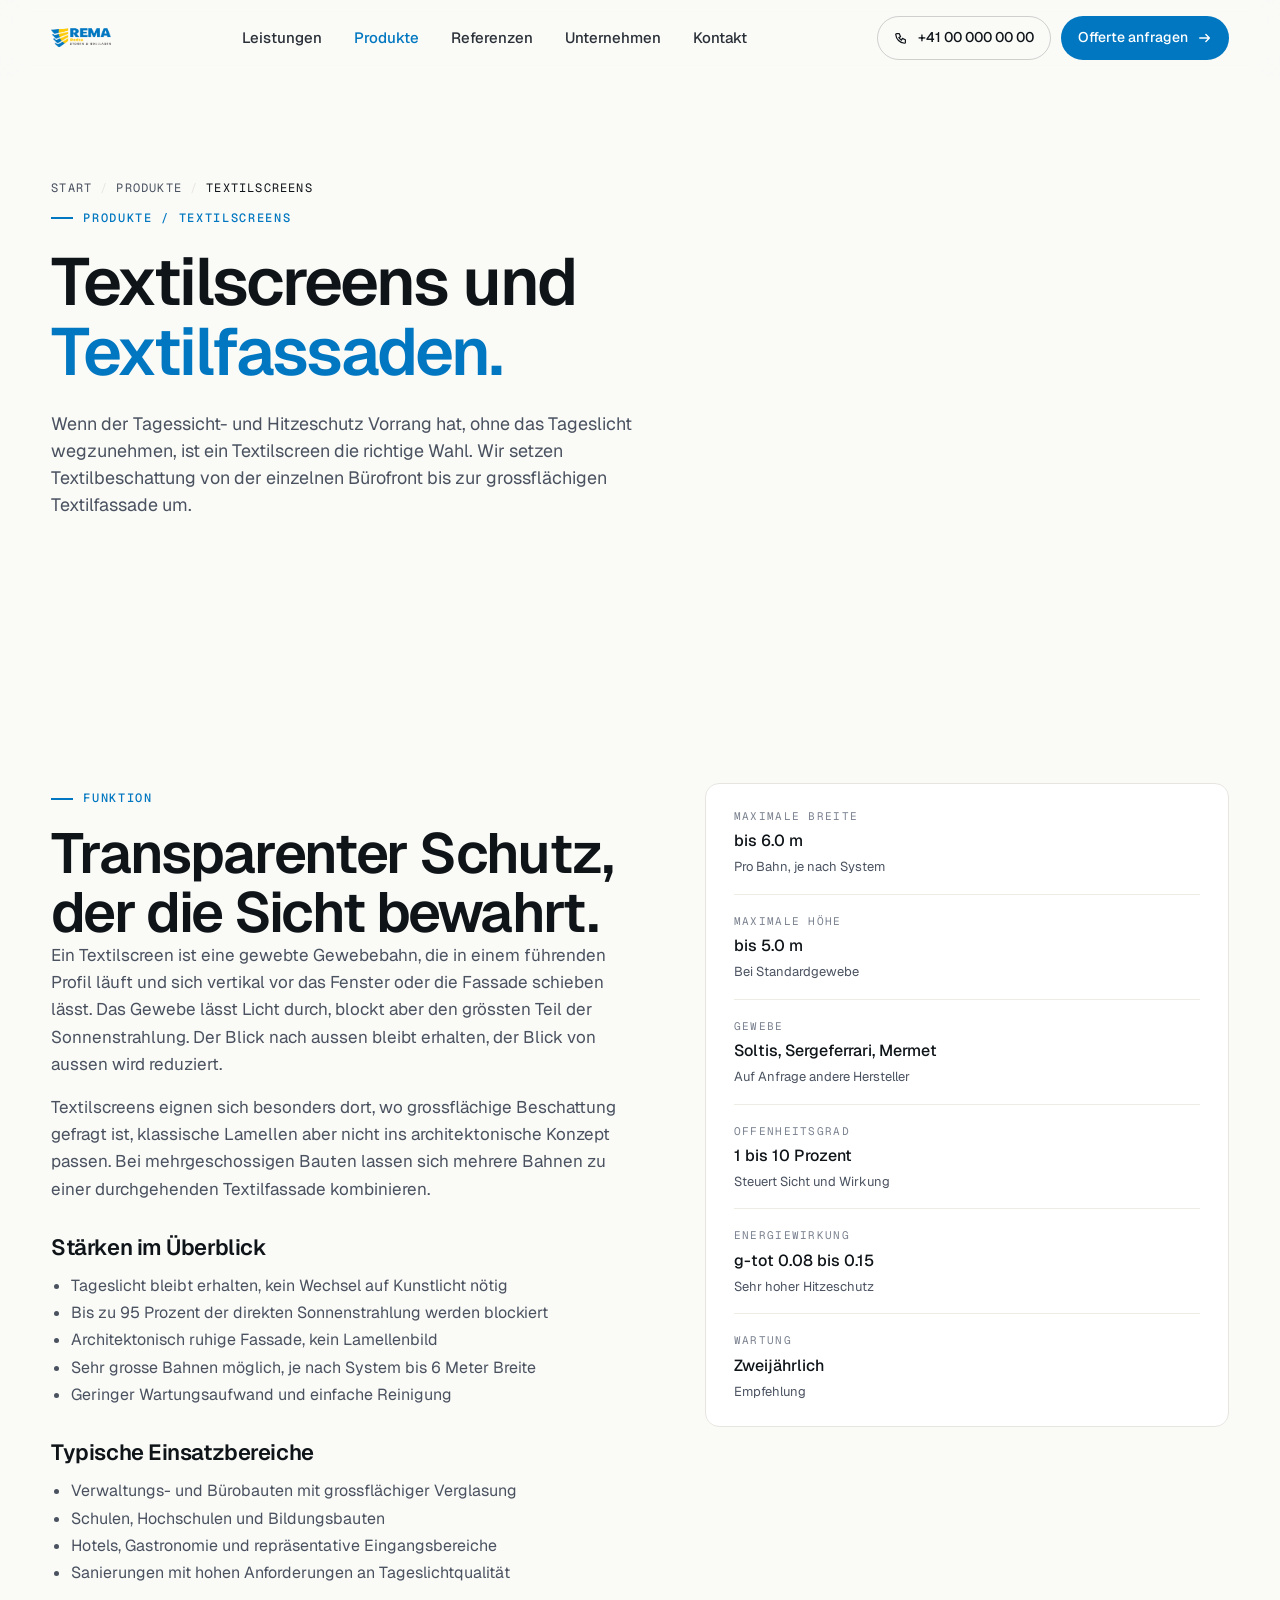
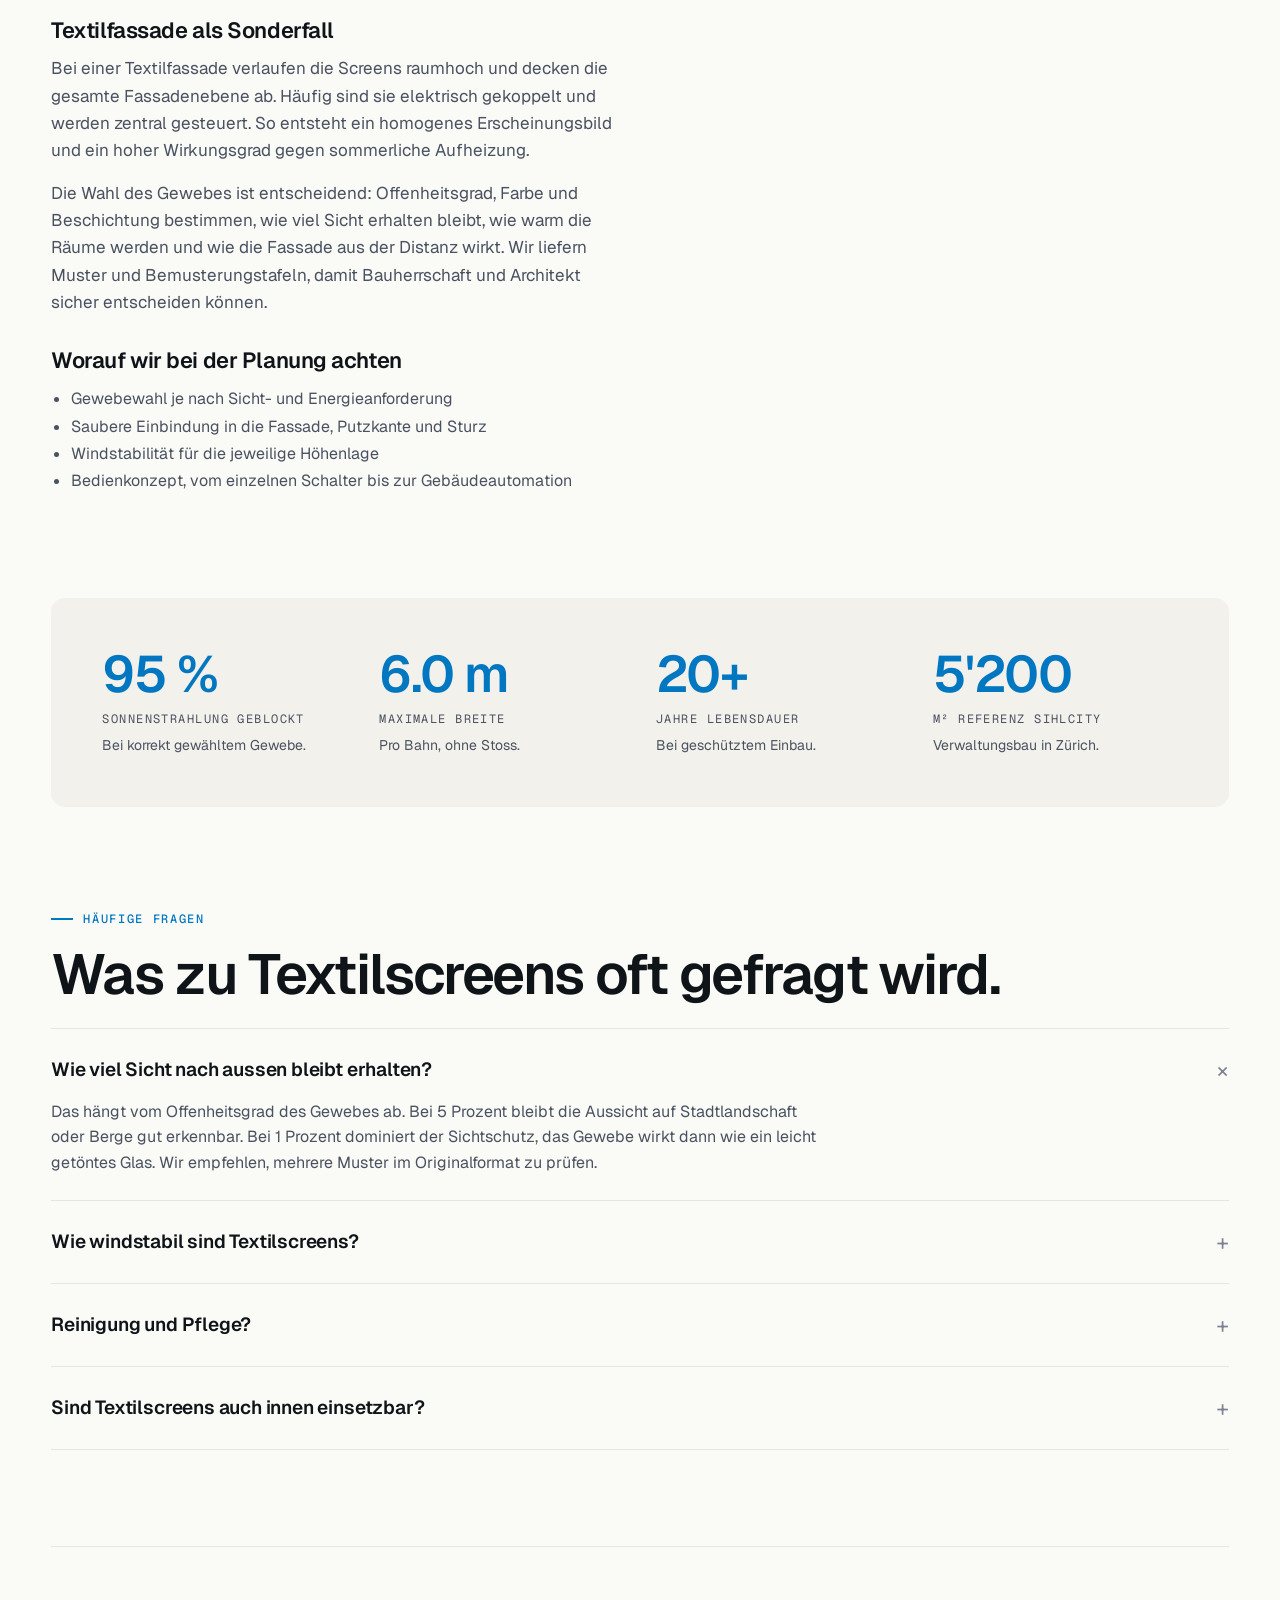
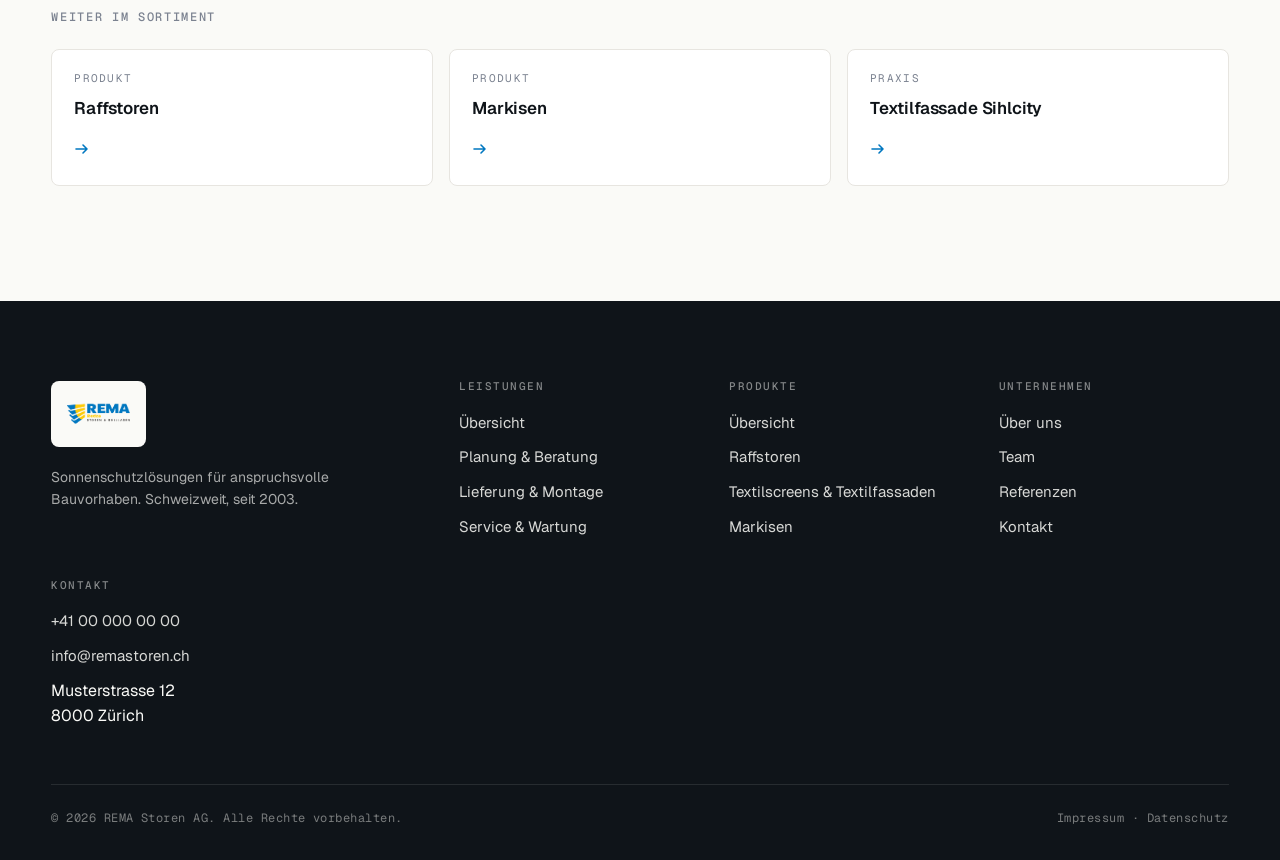
<file: textilscreens.html>
<!doctype html>
<html lang="de-CH">
<head>
<meta charset="utf-8" />
<meta name="viewport" content="width=device-width, initial-scale=1" />
<title>Textilscreens und Textilfassaden, Hitzeschutz mit Tageslicht | REMA Storen AG</title>
<meta name="description" content="Textilscreens und grossflächige Textilfassaden für Verwaltungsbauten, Schulen und Hotels. Bis 95 Prozent Sonnenstrahlung blockieren, ohne das Tageslicht zu verlieren. Beratung und Montage in der ganzen Schweiz." />
<meta name="robots" content="index, follow" />
<meta name="author" content="REMA Storen AG" />
<link rel="canonical" href="https://www.remastoren.ch/textilscreens.html" />
<meta property="og:type" content="website" />
<meta property="og:title" content="Textilscreens und Textilfassaden, Hitzeschutz mit Tageslicht | REMA Storen AG" />
<meta property="og:description" content="Textilscreens und grossflächige Textilfassaden für Verwaltungsbauten, Schulen und Hotels. Bis 95 Prozent Sonnenstrahlung blockieren, ohne das Tageslicht zu verlieren. Beratung und Montage in der ganzen Schweiz." />
<meta property="og:url" content="https://www.remastoren.ch/textilscreens.html" />
<meta property="og:image" content="https://www.remastoren.ch/assets/rema-logo.png" />
<meta property="og:locale" content="de_CH" />
<meta name="twitter:card" content="summary_large_image" />
<link rel="preconnect" href="https://fonts.googleapis.com" />
<link rel="preconnect" href="https://fonts.gstatic.com" crossorigin />
<link href="https://fonts.googleapis.com/css2?family=Geist:wght@400;500;600;700&family=Geist+Mono:wght@400;500&display=swap" rel="stylesheet" />
<link rel="stylesheet" href="styles.css" />
<link rel="stylesheet" href="styles-add.css" />
<link rel="icon" href="assets/rema-logo.png" type="image/png" />
</head>
<body>
<header class="nav" id="site-nav">
  <div class="container nav-inner">
    <a href="index.html" class="nav-logo" aria-label="REMA Storen AG, Startseite">
      <img src="assets/rema-logo.png" alt="REMA Storen AG" />
    </a>
    <nav class="nav-links" aria-label="Hauptnavigation">
        <a href="leistungen.html" class="nav-link">Leistungen</a>
        <a href="produkte.html" class="nav-link active" aria-current="page">Produkte</a>
        <a href="referenzen.html" class="nav-link">Referenzen</a>
        <a href="unternehmen.html" class="nav-link">Unternehmen</a>
        <a href="kontakt.html" class="nav-link">Kontakt</a>
    </nav>
    <div class="nav-cta">
      <a href="tel:+41000000000" class="btn btn-ghost btn-sm nav-phone">
        <svg width="14" height="14" viewBox="0 0 16 16" fill="none" aria-hidden="true"><path d="M3 3h3l1.5 3.5L5.5 7.5a8 8 0 0 0 3 3l1-2 3.5 1.5V13a1 1 0 0 1-1 1A11 11 0 0 1 2 4a1 1 0 0 1 1-1z" stroke="currentColor" stroke-width="1.4" stroke-linejoin="round"/></svg>
        +41 00 000 00 00
      </a>
      <a href="kontakt.html" class="btn btn-primary btn-sm nav-offerte">
        Offerte anfragen <svg class="arr" width="14" height="14" viewBox="0 0 16 16" fill="none" aria-hidden="true"><path d="M2 8h11M9 4l4 4-4 4" stroke="currentColor" stroke-width="1.6" stroke-linecap="round" stroke-linejoin="round"/></svg>
      </a>
      <button class="nav-burger" id="nav-burger" aria-label="Menü öffnen" aria-expanded="false">
        <span></span>
      </button>
    </div>
  </div>
</header>
<div class="mobile-menu" id="mobile-menu" aria-hidden="true">
  <a href="leistungen.html">Leistungen</a>
  <a href="produkte.html" aria-current="page">Produkte</a>
  <a href="referenzen.html">Referenzen</a>
  <a href="unternehmen.html">Unternehmen</a>
  <a href="kontakt.html">Kontakt</a>
  <a href="kontakt.html" class="btn btn-primary">Offerte anfragen <svg class="arr" width="14" height="14" viewBox="0 0 16 16" fill="none" aria-hidden="true"><path d="M2 8h11M9 4l4 4-4 4" stroke="currentColor" stroke-width="1.6" stroke-linecap="round" stroke-linejoin="round"/></svg></a>
</div>
<main id="content">
<section class="page-hero">
  <div class="container">
    <div class="grid">
      <div class="reveal">
        <nav class="crumbs" aria-label="Brotkrümel">
      <a href="index.html">Start</a>
      <span class="sep">/</span><a href="produkte.html">Produkte</a>
      <span class="sep">/</span><span class="current">Textilscreens</span>
    </nav>
        <span class="eyebrow">Produkte / Textilscreens</span>
        <h1>Textilscreens und <span class="accent">Textilfassaden.</span></h1>
        <p class="lead">Wenn der Tagessicht- und Hitzeschutz Vorrang hat, ohne das Tageslicht wegzunehmen, ist ein Textilscreen die richtige Wahl. Wir setzen Textilbeschattung von der einzelnen Bürofront bis zur grossflächigen Textilfassade um.</p>
      </div>
    </div>
  </div>
</section>

<section class="section">
  <div class="container">

    <div class="content-2col reveal">
      <div class="body">
        <span class="eyebrow">Funktion</span>
        <h2 style="margin-top: 16px;">Transparenter Schutz, der die Sicht bewahrt.</h2>
        <p>Ein Textilscreen ist eine gewebte Gewebebahn, die in einem führenden Profil läuft und sich vertikal vor das Fenster oder die Fassade schieben lässt. Das Gewebe lässt Licht durch, blockt aber den grössten Teil der Sonnenstrahlung. Der Blick nach aussen bleibt erhalten, der Blick von aussen wird reduziert.</p>
        <p>Textilscreens eignen sich besonders dort, wo grossflächige Beschattung gefragt ist, klassische Lamellen aber nicht ins architektonische Konzept passen. Bei mehrgeschossigen Bauten lassen sich mehrere Bahnen zu einer durchgehenden Textilfassade kombinieren.</p>

        <h3>Stärken im Überblick</h3>
        <ul>
          <li>Tageslicht bleibt erhalten, kein Wechsel auf Kunstlicht nötig</li>
          <li>Bis zu 95 Prozent der direkten Sonnenstrahlung werden blockiert</li>
          <li>Architektonisch ruhige Fassade, kein Lamellenbild</li>
          <li>Sehr grosse Bahnen möglich, je nach System bis 6 Meter Breite</li>
          <li>Geringer Wartungsaufwand und einfache Reinigung</li>
        </ul>

        <h3>Typische Einsatzbereiche</h3>
        <ul>
          <li>Verwaltungs- und Bürobauten mit grossflächiger Verglasung</li>
          <li>Schulen, Hochschulen und Bildungsbauten</li>
          <li>Hotels, Gastronomie und repräsentative Eingangsbereiche</li>
          <li>Sanierungen mit hohen Anforderungen an Tageslichtqualität</li>
        </ul>

        <h3>Textilfassade als Sonderfall</h3>
        <p>Bei einer Textilfassade verlaufen die Screens raumhoch und decken die gesamte Fassadenebene ab. Häufig sind sie elektrisch gekoppelt und werden zentral gesteuert. So entsteht ein homogenes Erscheinungsbild und ein hoher Wirkungsgrad gegen sommerliche Aufheizung.</p>
        <p>Die Wahl des Gewebes ist entscheidend: Offenheitsgrad, Farbe und Beschichtung bestimmen, wie viel Sicht erhalten bleibt, wie warm die Räume werden und wie die Fassade aus der Distanz wirkt. Wir liefern Muster und Bemusterungstafeln, damit Bauherrschaft und Architekt sicher entscheiden können.</p>

        <h3>Worauf wir bei der Planung achten</h3>
        <ul>
          <li>Gewebewahl je nach Sicht- und Energieanforderung</li>
          <li>Saubere Einbindung in die Fassade, Putzkante und Sturz</li>
          <li>Windstabilität für die jeweilige Höhenlage</li>
          <li>Bedienkonzept, vom einzelnen Schalter bis zur Gebäudeautomation</li>
        </ul>
      </div>
      <aside class="spec-list">
        <div class="row"><div class="lbl">Maximale Breite</div><div class="val">bis 6.0 m<small>Pro Bahn, je nach System</small></div></div>
        <div class="row"><div class="lbl">Maximale Höhe</div><div class="val">bis 5.0 m<small>Bei Standardgewebe</small></div></div>
        <div class="row"><div class="lbl">Gewebe</div><div class="val">Soltis, Sergeferrari, Mermet<small>Auf Anfrage andere Hersteller</small></div></div>
        <div class="row"><div class="lbl">Offenheitsgrad</div><div class="val">1 bis 10 Prozent<small>Steuert Sicht und Wirkung</small></div></div>
        <div class="row"><div class="lbl">Energiewirkung</div><div class="val">g-tot 0.08 bis 0.15<small>Sehr hoher Hitzeschutz</small></div></div>
        <div class="row"><div class="lbl">Wartung</div><div class="val">Zweijährlich<small>Empfehlung</small></div></div>
      </aside>
    </div>

    <div class="factbox reveal">
      <div class="fact"><div class="num">95 %</div><div class="lbl">Sonnenstrahlung geblockt</div><p>Bei korrekt gewähltem Gewebe.</p></div>
      <div class="fact"><div class="num">6.0 m</div><div class="lbl">Maximale Breite</div><p>Pro Bahn, ohne Stoss.</p></div>
      <div class="fact"><div class="num">20+</div><div class="lbl">Jahre Lebensdauer</div><p>Bei geschütztem Einbau.</p></div>
      <div class="fact"><div class="num">5'200</div><div class="lbl">m² Referenz Sihlcity</div><p>Verwaltungsbau in Zürich.</p></div>
    </div>

    <div class="reveal">
      <span class="eyebrow">Häufige Fragen</span>
      <h2 style="margin-top: 16px;">Was zu Textilscreens oft gefragt wird.</h2>
      <div class="faq" style="margin-top: 24px;">
        <details open>
          <summary>Wie viel Sicht nach aussen bleibt erhalten?</summary>
          <p>Das hängt vom Offenheitsgrad des Gewebes ab. Bei 5 Prozent bleibt die Aussicht auf Stadtlandschaft oder Berge gut erkennbar. Bei 1 Prozent dominiert der Sichtschutz, das Gewebe wirkt dann wie ein leicht getöntes Glas. Wir empfehlen, mehrere Muster im Originalformat zu prüfen.</p>
        </details>
        <details>
          <summary>Wie windstabil sind Textilscreens?</summary>
          <p>Moderne Systeme mit Reissverschluss-Führung erreichen Windklasse 3 nach EN 13561, einige bis Klasse 6. Wir wählen das System nach Höhenlage und Windexposition. Bei Hochhäusern empfehlen wir den Einsatz von Windsensoren, die den Screen automatisch hochfahren.</p>
        </details>
        <details>
          <summary>Reinigung und Pflege?</summary>
          <p>Das Gewebe ist beschichtet und schmutzabweisend. Eine sanfte Reinigung mit Wasser und milder Seife reicht in der Regel aus. Bei Textilfassaden übernehmen wir das im Rahmen des Wartungsvertrags.</p>
        </details>
        <details>
          <summary>Sind Textilscreens auch innen einsetzbar?</summary>
          <p>Ja, dann mit anderem Gewebe und reduzierter Wirkung gegen die Hitze, dafür mit feineren Dekormöglichkeiten. Für Hitzeschutz empfehlen wir grundsätzlich die Aussenmontage.</p>
        </details>
      </div>
    </div>

    <div class="related">
      <h3>Weiter im Sortiment</h3>
      <div class="related-grid">
        <a class="related-card" href="raffstoren.html"><span class="label">Produkt</span><span class="ttl">Raffstoren</span><span class="arr"><svg class="arr" width="16" height="16" viewBox="0 0 16 16" fill="none" aria-hidden="true"><path d="M2 8h11M9 4l4 4-4 4" stroke="currentColor" stroke-width="1.6" stroke-linecap="round" stroke-linejoin="round"/></svg></span></a>
        <a class="related-card" href="markisen.html"><span class="label">Produkt</span><span class="ttl">Markisen</span><span class="arr"><svg class="arr" width="16" height="16" viewBox="0 0 16 16" fill="none" aria-hidden="true"><path d="M2 8h11M9 4l4 4-4 4" stroke="currentColor" stroke-width="1.6" stroke-linecap="round" stroke-linejoin="round"/></svg></span></a>
        <a class="related-card" href="referenzen.html"><span class="label">Praxis</span><span class="ttl">Textilfassade Sihlcity</span><span class="arr"><svg class="arr" width="16" height="16" viewBox="0 0 16 16" fill="none" aria-hidden="true"><path d="M2 8h11M9 4l4 4-4 4" stroke="currentColor" stroke-width="1.6" stroke-linecap="round" stroke-linejoin="round"/></svg></span></a>
      </div>
    </div>

  </div>
</section>
</main>
<footer class="footer">
  <div class="container">
    <div class="footer-grid">
      <div class="footer-brand">
        <div class="logo-w"><img src="assets/rema-logo.png" alt="REMA Storen AG" /></div>
        <p>Sonnenschutzlösungen für anspruchsvolle Bauvorhaben. Schweizweit, seit 2003.</p>
      </div>
      <div>
        <h4>Leistungen</h4>
        <ul>
          <li><a href="leistungen.html">Übersicht</a></li>
          <li><a href="leistungen.html#planung">Planung &amp; Beratung</a></li>
          <li><a href="leistungen.html#montage">Lieferung &amp; Montage</a></li>
          <li><a href="service-wartung.html">Service &amp; Wartung</a></li>
        </ul>
      </div>
      <div>
        <h4>Produkte</h4>
        <ul>
          <li><a href="produkte.html">Übersicht</a></li>
          <li><a href="raffstoren.html">Raffstoren</a></li>
          <li><a href="textilscreens.html">Textilscreens &amp; Textilfassaden</a></li>
          <li><a href="markisen.html">Markisen</a></li>
        </ul>
      </div>
      <div>
        <h4>Unternehmen</h4>
        <ul>
          <li><a href="unternehmen.html">Über uns</a></li>
          <li><a href="unternehmen.html#team">Team</a></li>
          <li><a href="referenzen.html">Referenzen</a></li>
          <li><a href="kontakt.html">Kontakt</a></li>
        </ul>
      </div>
      <div>
        <h4>Kontakt</h4>
        <ul>
          <li><a href="tel:+41000000000">+41 00 000 00 00</a></li>
          <li><a href="mailto:info@remastoren.ch">info@remastoren.ch</a></li>
          <li>Musterstrasse 12<br/>8000 Zürich</li>
        </ul>
      </div>
    </div>
    <div class="footer-bottom">
      <span>© <span id="year">2026</span> REMA Storen AG. Alle Rechte vorbehalten.</span>
      <span><a href="impressum.html">Impressum</a> · <a href="datenschutz.html">Datenschutz</a></span>
    </div>
  </div>
</footer>
<script src="shared.js" defer></script>
</body>
</html>
<script type="application/ld+json">
{
  "@context": "https://schema.org",
  "@type": "LocalBusiness",
  "name": "REMA Storen AG",
  "image": "https://www.remastoren.ch/assets/rema-logo.png",
  "url": "https://www.remastoren.ch/",
  "telephone": "+41000000000",
  "email": "info@remastoren.ch",
  "address": {
    "@type": "PostalAddress",
    "streetAddress": "Musterstrasse 12",
    "postalCode": "8000",
    "addressLocality": "Zürich",
    "addressCountry": "CH"
  },
  "areaServed": "CH",
  "foundingDate": "2003"
}
</script>
<script type="application/ld+json">
{"@context":"https://schema.org","@type":"BreadcrumbList","itemListElement":[{"@type":"ListItem","position":1,"name":"Start","item":"https://www.remastoren.ch/"},{"@type":"ListItem","position":2,"name":"Produkte","item":"https://www.remastoren.ch/produkte.html"},{"@type":"ListItem","position":3,"name":"Textilscreens","item":"https://www.remastoren.ch/textilscreens.html"}]}
</script>
</file>
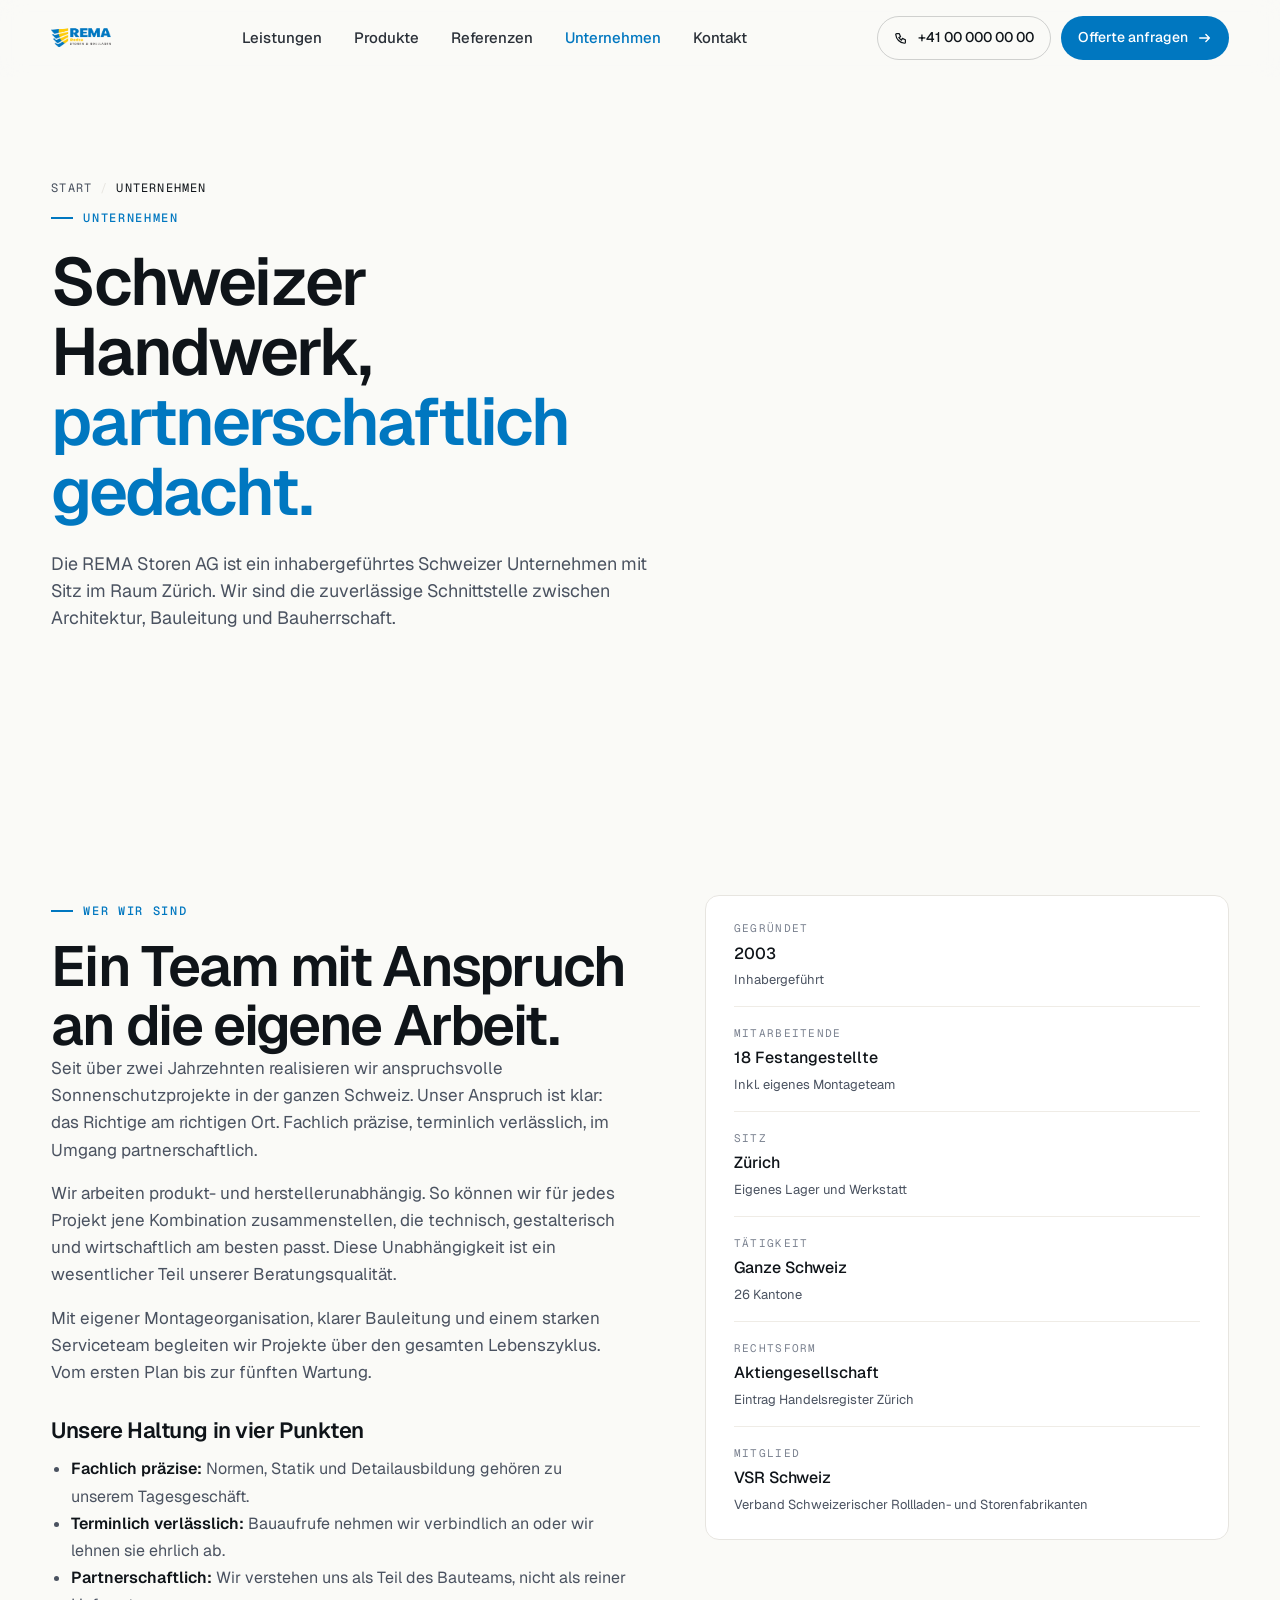
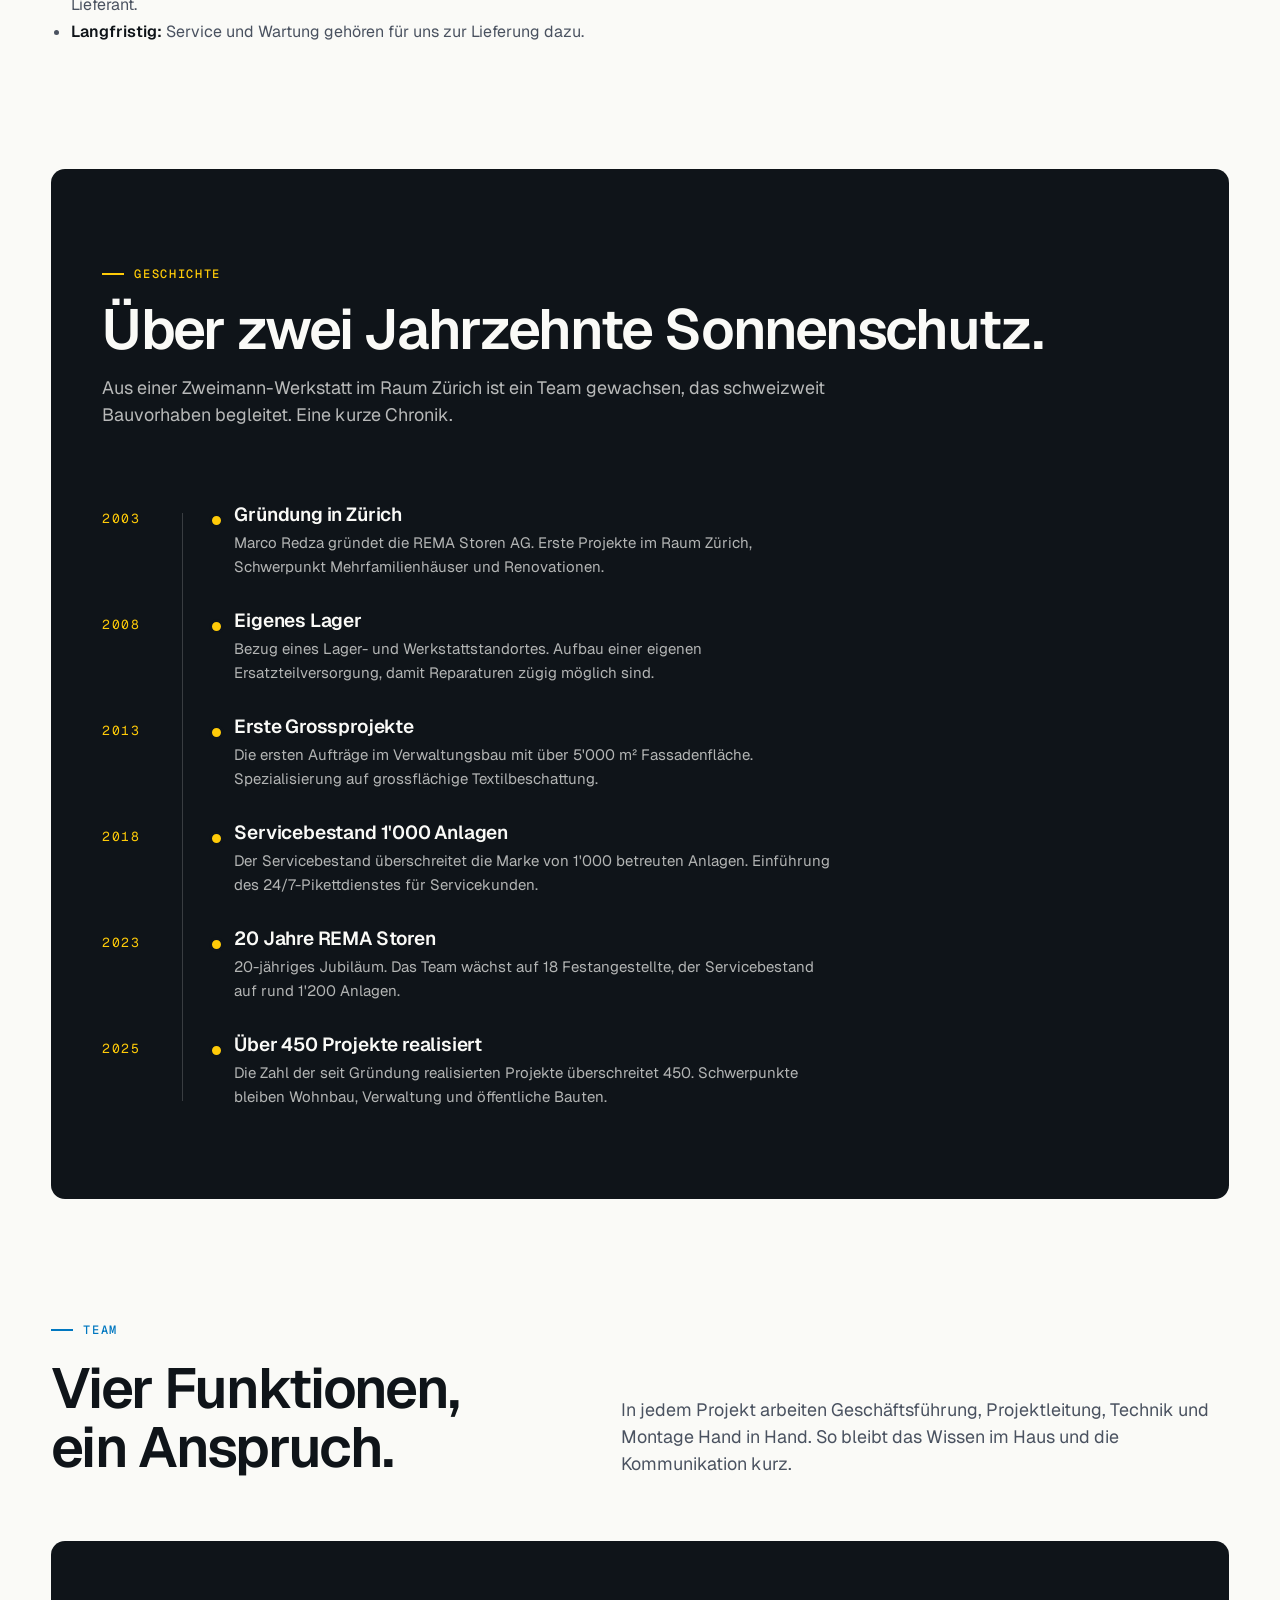
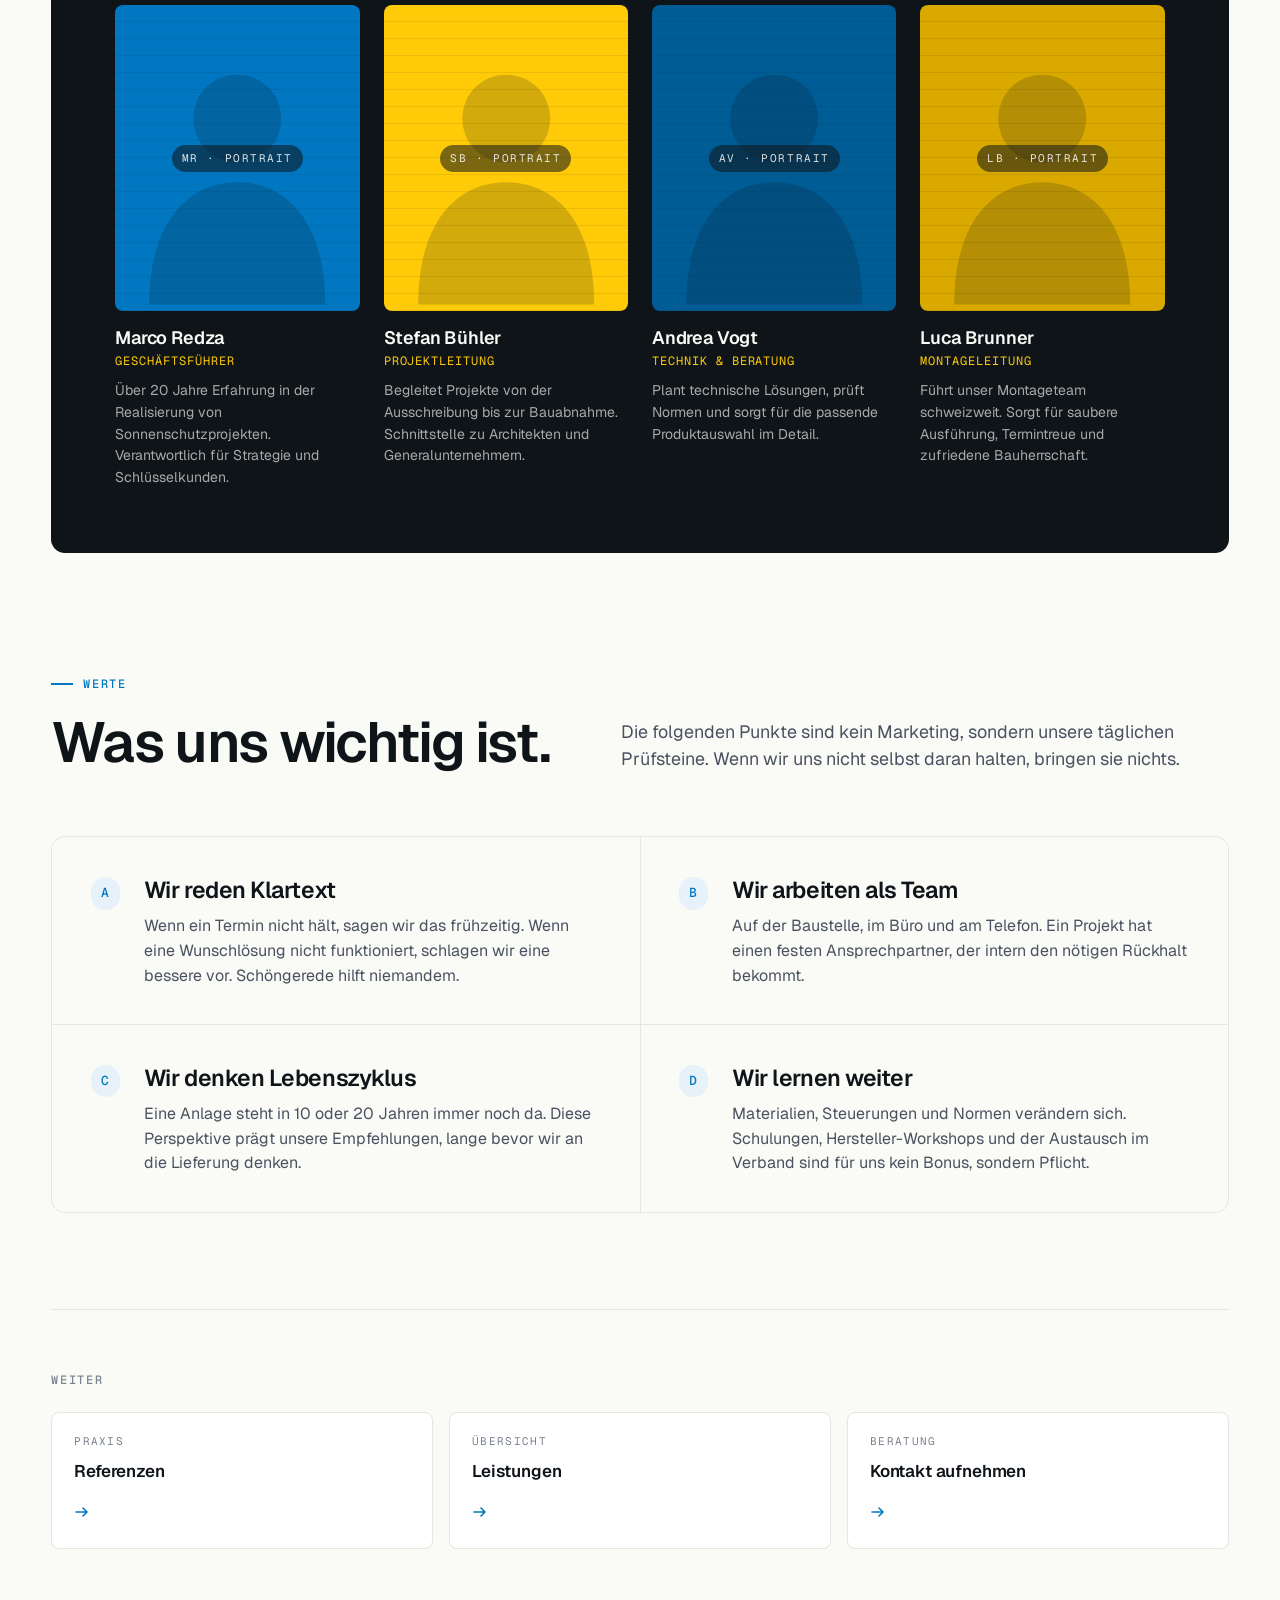
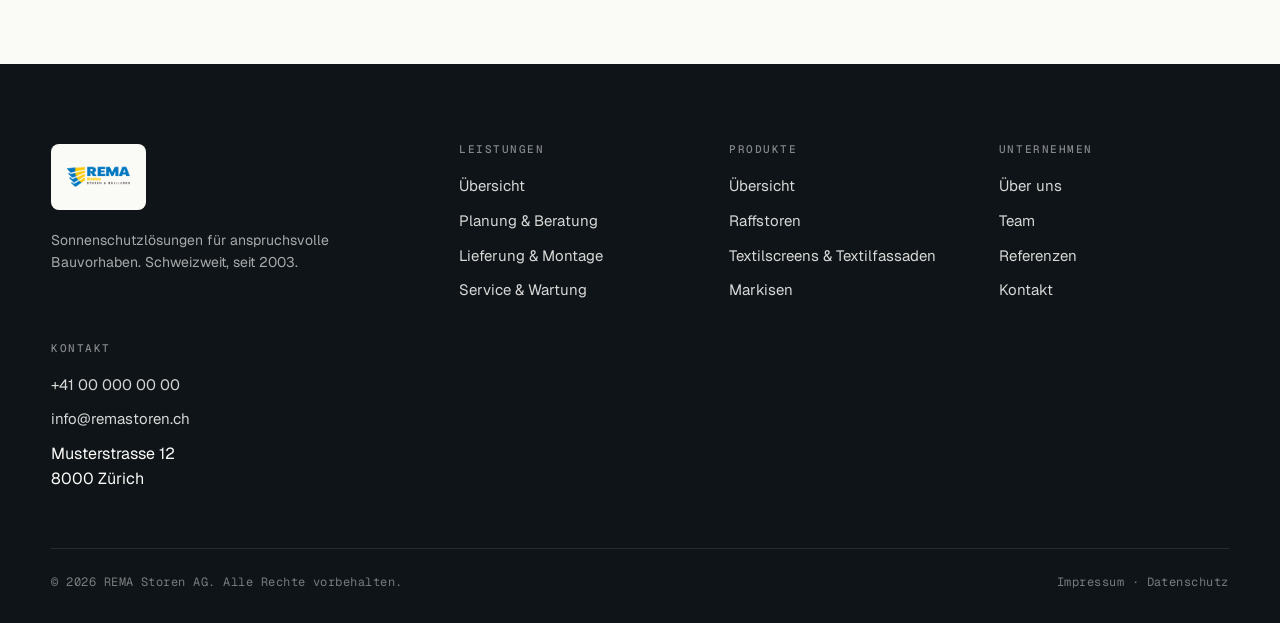
<file: unternehmen.html>
<!doctype html>
<html lang="de-CH">
<head>
<meta charset="utf-8" />
<meta name="viewport" content="width=device-width, initial-scale=1" />
<title>Unternehmen, Geschichte und Team | REMA Storen AG</title>
<meta name="description" content="Die REMA Storen AG ist ein inhabergeführtes Schweizer Unternehmen für Sonnenschutz, gegründet 2003 im Raum Zürich. 18 Festangestellte, schweizweite Eigenmontage, eigener Servicebestand." />
<meta name="robots" content="index, follow" />
<link rel="canonical" href="https://www.remastoren.ch/unternehmen.html" />
<meta property="og:type" content="website" />
<meta property="og:title" content="Unternehmen, Geschichte und Team | REMA Storen AG" />
<meta property="og:description" content="Inhabergeführtes Schweizer Unternehmen für Sonnenschutz seit 2003. 18 Festangestellte, schweizweite Eigenmontage." />
<meta property="og:url" content="https://www.remastoren.ch/unternehmen.html" />
<meta property="og:image" content="https://www.remastoren.ch/assets/rema-logo.png" />
<meta property="og:locale" content="de_CH" />
<link rel="preconnect" href="https://fonts.googleapis.com" />
<link rel="preconnect" href="https://fonts.gstatic.com" crossorigin />
<link href="https://fonts.googleapis.com/css2?family=Geist:wght@400;500;600;700&family=Geist+Mono:wght@400;500&display=swap" rel="stylesheet" />
<link rel="stylesheet" href="styles.css" />
<link rel="stylesheet" href="styles-add.css" />
<link rel="icon" href="assets/rema-logo.png" type="image/png" />
</head>
<body>
<header class="nav" id="site-nav">
  <div class="container nav-inner">
    <a href="index.html" class="nav-logo" aria-label="REMA Storen AG, Startseite">
      <img src="assets/rema-logo.png" alt="REMA Storen AG" />
    </a>
    <nav class="nav-links" aria-label="Hauptnavigation">
      <a href="leistungen.html" class="nav-link">Leistungen</a>
      <a href="produkte.html" class="nav-link">Produkte</a>
      <a href="referenzen.html" class="nav-link">Referenzen</a>
      <a href="unternehmen.html" class="nav-link active" aria-current="page">Unternehmen</a>
      <a href="kontakt.html" class="nav-link">Kontakt</a>
    </nav>
    <div class="nav-cta">
      <a href="tel:+41000000000" class="btn btn-ghost btn-sm nav-phone">
        <svg width="14" height="14" viewBox="0 0 16 16" fill="none" aria-hidden="true"><path d="M3 3h3l1.5 3.5L5.5 7.5a8 8 0 0 0 3 3l1-2 3.5 1.5V13a1 1 0 0 1-1 1A11 11 0 0 1 2 4a1 1 0 0 1 1-1z" stroke="currentColor" stroke-width="1.4" stroke-linejoin="round"/></svg>
        +41 00 000 00 00
      </a>
      <a href="kontakt.html" class="btn btn-primary btn-sm nav-offerte">Offerte anfragen <svg class="arr" width="14" height="14" viewBox="0 0 16 16" fill="none" aria-hidden="true"><path d="M2 8h11M9 4l4 4-4 4" stroke="currentColor" stroke-width="1.6" stroke-linecap="round" stroke-linejoin="round"/></svg></a>
      <button class="nav-burger" id="nav-burger" aria-label="Menü öffnen" aria-expanded="false"><span></span></button>
    </div>
  </div>
</header>
<div class="mobile-menu" id="mobile-menu" aria-hidden="true">
  <a href="leistungen.html">Leistungen</a>
  <a href="produkte.html">Produkte</a>
  <a href="referenzen.html">Referenzen</a>
  <a href="unternehmen.html" aria-current="page">Unternehmen</a>
  <a href="kontakt.html">Kontakt</a>
  <a href="kontakt.html" class="btn btn-primary">Offerte anfragen</a>
</div>

<main id="content">

<section class="page-hero">
  <div class="container">
    <div class="grid">
      <div class="reveal">
        <nav class="crumbs" aria-label="Brotkrümel">
          <a href="index.html">Start</a>
          <span class="sep">/</span>
          <span class="current">Unternehmen</span>
        </nav>
        <span class="eyebrow">Unternehmen</span>
        <h1>Schweizer Handwerk, <span class="accent">partnerschaftlich gedacht.</span></h1>
        <p class="lead">Die REMA Storen AG ist ein inhabergeführtes Schweizer Unternehmen mit Sitz im Raum Zürich. Wir sind die zuverlässige Schnittstelle zwischen Architektur, Bauleitung und Bauherrschaft.</p>
      </div>
    </div>
  </div>
</section>

<section class="section">
  <div class="container">

    <div class="content-2col reveal">
      <div class="body">
        <span class="eyebrow">Wer wir sind</span>
        <h2 style="margin-top: 16px;">Ein Team mit Anspruch an die eigene Arbeit.</h2>
        <p>Seit über zwei Jahrzehnten realisieren wir anspruchsvolle Sonnenschutzprojekte in der ganzen Schweiz. Unser Anspruch ist klar: das Richtige am richtigen Ort. Fachlich präzise, terminlich verlässlich, im Umgang partnerschaftlich.</p>
        <p>Wir arbeiten produkt- und herstellerunabhängig. So können wir für jedes Projekt jene Kombination zusammenstellen, die technisch, gestalterisch und wirtschaftlich am besten passt. Diese Unabhängigkeit ist ein wesentlicher Teil unserer Beratungsqualität.</p>
        <p>Mit eigener Montageorganisation, klarer Bauleitung und einem starken Serviceteam begleiten wir Projekte über den gesamten Lebenszyklus. Vom ersten Plan bis zur fünften Wartung.</p>

        <h3>Unsere Haltung in vier Punkten</h3>
        <ul>
          <li><strong>Fachlich präzise:</strong> Normen, Statik und Detailausbildung gehören zu unserem Tagesgeschäft.</li>
          <li><strong>Terminlich verlässlich:</strong> Bauaufrufe nehmen wir verbindlich an oder wir lehnen sie ehrlich ab.</li>
          <li><strong>Partnerschaftlich:</strong> Wir verstehen uns als Teil des Bauteams, nicht als reiner Lieferant.</li>
          <li><strong>Langfristig:</strong> Service und Wartung gehören für uns zur Lieferung dazu.</li>
        </ul>
      </div>
      <aside class="spec-list">
        <div class="row"><div class="lbl">Gegründet</div><div class="val">2003<small>Inhabergeführt</small></div></div>
        <div class="row"><div class="lbl">Mitarbeitende</div><div class="val">18 Festangestellte<small>Inkl. eigenes Montageteam</small></div></div>
        <div class="row"><div class="lbl">Sitz</div><div class="val">Zürich<small>Eigenes Lager und Werkstatt</small></div></div>
        <div class="row"><div class="lbl">Tätigkeit</div><div class="val">Ganze Schweiz<small>26 Kantone</small></div></div>
        <div class="row"><div class="lbl">Rechtsform</div><div class="val">Aktiengesellschaft<small>Eintrag Handelsregister Zürich</small></div></div>
        <div class="row"><div class="lbl">Mitglied</div><div class="val">VSR Schweiz<small>Verband Schweizerischer Rollladen- und Storenfabrikanten</small></div></div>
      </aside>
    </div>

    <div class="section dark" style="margin-top: clamp(72px, 9vw, 128px); border-radius: var(--r-lg); padding: clamp(56px, 7vw, 96px) clamp(24px, 4vw, 56px);">
      <span class="eyebrow">Geschichte</span>
      <h2 style="margin-top: 16px; color: var(--paper);">Über zwei Jahrzehnte Sonnenschutz.</h2>
      <p class="lead" style="margin-top: 16px;">Aus einer Zweimann-Werkstatt im Raum Zürich ist ein Team gewachsen, das schweizweit Bauvorhaben begleitet. Eine kurze Chronik.</p>

      <div class="timeline">
        <div class="item">
          <div class="year">2003</div>
          <div class="body">
            <h4>Gründung in Zürich</h4>
            <p>Marco Redza gründet die REMA Storen AG. Erste Projekte im Raum Zürich, Schwerpunkt Mehrfamilienhäuser und Renovationen.</p>
          </div>
        </div>
        <div class="item">
          <div class="year">2008</div>
          <div class="body">
            <h4>Eigenes Lager</h4>
            <p>Bezug eines Lager- und Werkstattstandortes. Aufbau einer eigenen Ersatzteilversorgung, damit Reparaturen zügig möglich sind.</p>
          </div>
        </div>
        <div class="item">
          <div class="year">2013</div>
          <div class="body">
            <h4>Erste Grossprojekte</h4>
            <p>Die ersten Aufträge im Verwaltungsbau mit über 5'000 m² Fassadenfläche. Spezialisierung auf grossflächige Textilbeschattung.</p>
          </div>
        </div>
        <div class="item">
          <div class="year">2018</div>
          <div class="body">
            <h4>Servicebestand 1'000 Anlagen</h4>
            <p>Der Servicebestand überschreitet die Marke von 1'000 betreuten Anlagen. Einführung des 24/7-Pikettdienstes für Servicekunden.</p>
          </div>
        </div>
        <div class="item">
          <div class="year">2023</div>
          <div class="body">
            <h4>20 Jahre REMA Storen</h4>
            <p>20-jähriges Jubiläum. Das Team wächst auf 18 Festangestellte, der Servicebestand auf rund 1'200 Anlagen.</p>
          </div>
        </div>
        <div class="item">
          <div class="year">2025</div>
          <div class="body">
            <h4>Über 450 Projekte realisiert</h4>
            <p>Die Zahl der seit Gründung realisierten Projekte überschreitet 450. Schwerpunkte bleiben Wohnbau, Verwaltung und öffentliche Bauten.</p>
          </div>
        </div>
      </div>
    </div>

    <div class="reveal" id="team" style="margin-top: clamp(72px, 9vw, 128px);">
      <div class="section-head">
        <div>
          <span class="eyebrow">Team</span>
          <h2 style="margin-top: 20px;">Vier Funktionen, ein Anspruch.</h2>
        </div>
        <p class="lead">In jedem Projekt arbeiten Geschäftsführung, Projektleitung, Technik und Montage Hand in Hand. So bleibt das Wissen im Haus und die Kommunikation kurz.</p>
      </div>

      <div class="team-grid" style="background: var(--ink); padding: clamp(40px, 5vw, 64px); border-radius: var(--r-lg); margin-top: 0;">
        <div class="team-card">
          <div class="team-photo">
            <div style="position:absolute;inset:0;background:#0077c0;display:flex;align-items:center;justify-content:center;overflow:hidden;">
              <div style="position:absolute;inset:0;background-image:repeating-linear-gradient(180deg, rgba(0,0,0,0) 0px, rgba(0,0,0,0) 16px, rgba(0,0,0,.08) 16px, rgba(0,0,0,.08) 17px);"></div>
              <svg viewBox="0 0 100 120" width="100%" height="100%" style="position:absolute;inset:0;" aria-hidden="true"><circle cx="50" cy="44" r="18" fill="rgba(15,20,25,.18)"/><path d="M14 120 C14 86 30 70 50 70 C70 70 86 86 86 120 Z" fill="rgba(15,20,25,.18)"/></svg>
              <span style="position:relative;font-family:Geist Mono,ui-monospace,monospace;font-size:11px;letter-spacing:.14em;color:rgba(255,255,255,.85);background:rgba(15,20,25,.55);padding:5px 10px;border-radius:999px;text-transform:uppercase;">MR · Portrait</span>
            </div>
          </div>
          <h4>Marco Redza</h4>
          <div class="role">Geschäftsführer</div>
          <p>Über 20 Jahre Erfahrung in der Realisierung von Sonnenschutzprojekten. Verantwortlich für Strategie und Schlüsselkunden.</p>
        </div>
        <div class="team-card">
          <div class="team-photo">
            <div style="position:absolute;inset:0;background:#ffcb08;display:flex;align-items:center;justify-content:center;overflow:hidden;">
              <div style="position:absolute;inset:0;background-image:repeating-linear-gradient(180deg, rgba(0,0,0,0) 0px, rgba(0,0,0,0) 16px, rgba(0,0,0,.08) 16px, rgba(0,0,0,.08) 17px);"></div>
              <svg viewBox="0 0 100 120" width="100%" height="100%" style="position:absolute;inset:0;" aria-hidden="true"><circle cx="50" cy="44" r="18" fill="rgba(15,20,25,.18)"/><path d="M14 120 C14 86 30 70 50 70 C70 70 86 86 86 120 Z" fill="rgba(15,20,25,.18)"/></svg>
              <span style="position:relative;font-family:Geist Mono,ui-monospace,monospace;font-size:11px;letter-spacing:.14em;color:rgba(255,255,255,.85);background:rgba(15,20,25,.55);padding:5px 10px;border-radius:999px;text-transform:uppercase;">SB · Portrait</span>
            </div>
          </div>
          <h4>Stefan Bühler</h4>
          <div class="role">Projektleitung</div>
          <p>Begleitet Projekte von der Ausschreibung bis zur Bauabnahme. Schnittstelle zu Architekten und Generalunternehmern.</p>
        </div>
        <div class="team-card">
          <div class="team-photo">
            <div style="position:absolute;inset:0;background:#005c95;display:flex;align-items:center;justify-content:center;overflow:hidden;">
              <div style="position:absolute;inset:0;background-image:repeating-linear-gradient(180deg, rgba(0,0,0,0) 0px, rgba(0,0,0,0) 16px, rgba(0,0,0,.08) 16px, rgba(0,0,0,.08) 17px);"></div>
              <svg viewBox="0 0 100 120" width="100%" height="100%" style="position:absolute;inset:0;" aria-hidden="true"><circle cx="50" cy="44" r="18" fill="rgba(15,20,25,.18)"/><path d="M14 120 C14 86 30 70 50 70 C70 70 86 86 86 120 Z" fill="rgba(15,20,25,.18)"/></svg>
              <span style="position:relative;font-family:Geist Mono,ui-monospace,monospace;font-size:11px;letter-spacing:.14em;color:rgba(255,255,255,.85);background:rgba(15,20,25,.55);padding:5px 10px;border-radius:999px;text-transform:uppercase;">AV · Portrait</span>
            </div>
          </div>
          <h4>Andrea Vogt</h4>
          <div class="role">Technik &amp; Beratung</div>
          <p>Plant technische Lösungen, prüft Normen und sorgt für die passende Produktauswahl im Detail.</p>
        </div>
        <div class="team-card">
          <div class="team-photo">
            <div style="position:absolute;inset:0;background:#d9a900;display:flex;align-items:center;justify-content:center;overflow:hidden;">
              <div style="position:absolute;inset:0;background-image:repeating-linear-gradient(180deg, rgba(0,0,0,0) 0px, rgba(0,0,0,0) 16px, rgba(0,0,0,.08) 16px, rgba(0,0,0,.08) 17px);"></div>
              <svg viewBox="0 0 100 120" width="100%" height="100%" style="position:absolute;inset:0;" aria-hidden="true"><circle cx="50" cy="44" r="18" fill="rgba(15,20,25,.18)"/><path d="M14 120 C14 86 30 70 50 70 C70 70 86 86 86 120 Z" fill="rgba(15,20,25,.18)"/></svg>
              <span style="position:relative;font-family:Geist Mono,ui-monospace,monospace;font-size:11px;letter-spacing:.14em;color:rgba(255,255,255,.85);background:rgba(15,20,25,.55);padding:5px 10px;border-radius:999px;text-transform:uppercase;">LB · Portrait</span>
            </div>
          </div>
          <h4>Luca Brunner</h4>
          <div class="role">Montageleitung</div>
          <p>Führt unser Montageteam schweizweit. Sorgt für saubere Ausführung, Termintreue und zufriedene Bauherrschaft.</p>
        </div>
      </div>
    </div>

    <div class="reveal" style="margin-top: clamp(72px, 9vw, 128px);">
      <div class="section-head">
        <div>
          <span class="eyebrow">Werte</span>
          <h2 style="margin-top: 20px;">Was uns wichtig ist.</h2>
        </div>
        <p class="lead">Die folgenden Punkte sind kein Marketing, sondern unsere täglichen Prüfsteine. Wenn wir uns nicht selbst daran halten, bringen sie nichts.</p>
      </div>

      <div class="services">
        <article class="service">
          <span class="num">A</span>
          <div>
            <h3>Wir reden Klartext</h3>
            <p>Wenn ein Termin nicht hält, sagen wir das frühzeitig. Wenn eine Wunschlösung nicht funktioniert, schlagen wir eine bessere vor. Schöngerede hilft niemandem.</p>
          </div>
        </article>
        <article class="service">
          <span class="num">B</span>
          <div>
            <h3>Wir arbeiten als Team</h3>
            <p>Auf der Baustelle, im Büro und am Telefon. Ein Projekt hat einen festen Ansprechpartner, der intern den nötigen Rückhalt bekommt.</p>
          </div>
        </article>
        <article class="service">
          <span class="num">C</span>
          <div>
            <h3>Wir denken Lebenszyklus</h3>
            <p>Eine Anlage steht in 10 oder 20 Jahren immer noch da. Diese Perspektive prägt unsere Empfehlungen, lange bevor wir an die Lieferung denken.</p>
          </div>
        </article>
        <article class="service">
          <span class="num">D</span>
          <div>
            <h3>Wir lernen weiter</h3>
            <p>Materialien, Steuerungen und Normen verändern sich. Schulungen, Hersteller-Workshops und der Austausch im Verband sind für uns kein Bonus, sondern Pflicht.</p>
          </div>
        </article>
      </div>
    </div>

    <div class="related">
      <h3>Weiter</h3>
      <div class="related-grid">
        <a class="related-card" href="referenzen.html"><span class="label">Praxis</span><span class="ttl">Referenzen</span><span class="arr"><svg class="arr" width="16" height="16" viewBox="0 0 16 16" fill="none"><path d="M2 8h11M9 4l4 4-4 4" stroke="currentColor" stroke-width="1.6" stroke-linecap="round" stroke-linejoin="round"/></svg></span></a>
        <a class="related-card" href="leistungen.html"><span class="label">Übersicht</span><span class="ttl">Leistungen</span><span class="arr"><svg class="arr" width="16" height="16" viewBox="0 0 16 16" fill="none"><path d="M2 8h11M9 4l4 4-4 4" stroke="currentColor" stroke-width="1.6" stroke-linecap="round" stroke-linejoin="round"/></svg></span></a>
        <a class="related-card" href="kontakt.html"><span class="label">Beratung</span><span class="ttl">Kontakt aufnehmen</span><span class="arr"><svg class="arr" width="16" height="16" viewBox="0 0 16 16" fill="none"><path d="M2 8h11M9 4l4 4-4 4" stroke="currentColor" stroke-width="1.6" stroke-linecap="round" stroke-linejoin="round"/></svg></span></a>
      </div>
    </div>

  </div>
</section>

</main>

<footer class="footer">
  <div class="container">
    <div class="footer-grid">
      <div class="footer-brand">
        <div class="logo-w"><img src="assets/rema-logo.png" alt="REMA Storen AG" /></div>
        <p>Sonnenschutzlösungen für anspruchsvolle Bauvorhaben. Schweizweit, seit 2003.</p>
      </div>
      <div>
        <h4>Leistungen</h4>
        <ul>
          <li><a href="leistungen.html">Übersicht</a></li>
          <li><a href="leistungen.html#planung">Planung &amp; Beratung</a></li>
          <li><a href="leistungen.html#montage">Lieferung &amp; Montage</a></li>
          <li><a href="service-wartung.html">Service &amp; Wartung</a></li>
        </ul>
      </div>
      <div>
        <h4>Produkte</h4>
        <ul>
          <li><a href="produkte.html">Übersicht</a></li>
          <li><a href="raffstoren.html">Raffstoren</a></li>
          <li><a href="textilscreens.html">Textilscreens &amp; Textilfassaden</a></li>
          <li><a href="markisen.html">Markisen</a></li>
        </ul>
      </div>
      <div>
        <h4>Unternehmen</h4>
        <ul>
          <li><a href="unternehmen.html">Über uns</a></li>
          <li><a href="unternehmen.html#team">Team</a></li>
          <li><a href="referenzen.html">Referenzen</a></li>
          <li><a href="kontakt.html">Kontakt</a></li>
        </ul>
      </div>
      <div>
        <h4>Kontakt</h4>
        <ul>
          <li><a href="tel:+41000000000">+41 00 000 00 00</a></li>
          <li><a href="mailto:info@remastoren.ch">info@remastoren.ch</a></li>
          <li>Musterstrasse 12<br/>8000 Zürich</li>
        </ul>
      </div>
    </div>
    <div class="footer-bottom">
      <span>© <span id="year">2026</span> REMA Storen AG. Alle Rechte vorbehalten.</span>
      <span><a href="impressum.html">Impressum</a> · <a href="datenschutz.html">Datenschutz</a></span>
    </div>
  </div>
</footer>
<script src="shared.js" defer></script>
<script type="application/ld+json">
{"@context":"https://schema.org","@type":"LocalBusiness","name":"REMA Storen AG","image":"https://www.remastoren.ch/assets/rema-logo.png","url":"https://www.remastoren.ch/","telephone":"+41000000000","email":"info@remastoren.ch","address":{"@type":"PostalAddress","streetAddress":"Musterstrasse 12","postalCode":"8000","addressLocality":"Zürich","addressCountry":"CH"},"areaServed":"CH","foundingDate":"2003"}
</script>
<script type="application/ld+json">
{"@context":"https://schema.org","@type":"BreadcrumbList","itemListElement":[{"@type":"ListItem","position":1,"name":"Start","item":"https://www.remastoren.ch/"},{"@type":"ListItem","position":2,"name":"Unternehmen","item":"https://www.remastoren.ch/unternehmen.html"}]}
</script>
</body>
</html>
</file>
<file: styles.css>
/* ---------- REMA Storen AG — Design System ---------- */
:root {
  --blue: #0077c0;
  --blue-700: #005c95;
  --blue-50: #e6f1f9;
  --yellow: #ffcb08;
  --yellow-700: #d9a900;

  --ink: #0f1419;
  --ink-80: #2a3038;
  --ink-60: #4a5260;
  --ink-40: #7b8290;
  --line: #e7e5e0;
  --line-2: #efece6;
  --paper: #fafaf7;
  --paper-2: #f3f1ec;
  --white: #ffffff;

  --r-sm: 4px;
  --r-md: 8px;
  --r-lg: 14px;
  --shadow-1: 0 1px 2px rgba(15,20,25,.04), 0 6px 24px -8px rgba(15,20,25,.06);
  --shadow-2: 0 8px 28px -10px rgba(15,20,25,.18);

  --container: 1280px;
  --pad: clamp(20px, 4vw, 56px);
}

* { box-sizing: border-box; }
html, body { margin: 0; padding: 0; }
html { scroll-behavior: smooth; }
body {
  font-family: "Geist", "Helvetica Neue", Arial, sans-serif;
  font-size: 16px;
  line-height: 1.55;
  color: var(--ink);
  background: var(--paper);
  -webkit-font-smoothing: antialiased;
  text-rendering: optimizeLegibility;
}
img { max-width: 100%; display: block; }
a { color: inherit; text-decoration: none; }
button { font: inherit; cursor: pointer; }

::selection { background: var(--yellow); color: var(--ink); }

/* ---------- Layout ---------- */
.container {
  max-width: var(--container);
  margin: 0 auto;
  padding-left: var(--pad);
  padding-right: var(--pad);
}
.section { padding: clamp(72px, 9vw, 128px) 0; position: relative; }
.section.tight { padding: clamp(56px, 6vw, 88px) 0; }
.section.dark { background: var(--ink); color: var(--paper); }
.section.dark .muted { color: rgba(250,250,247,.65); }
.section.tone { background: var(--paper-2); }

/* ---------- Type ---------- */
.eyebrow {
  font-family: "Geist Mono", ui-monospace, monospace;
  font-size: 12px;
  letter-spacing: .14em;
  text-transform: uppercase;
  color: var(--blue);
  font-weight: 500;
  display: inline-flex;
  align-items: center;
  gap: 10px;
}
.eyebrow::before {
  content: "";
  width: 22px;
  height: 2px;
  background: var(--blue);
  display: inline-block;
}
.section.dark .eyebrow { color: var(--yellow); }
.section.dark .eyebrow::before { background: var(--yellow); }

h1, h2, h3, h4 {
  font-family: "Geist", "Helvetica Neue", Arial, sans-serif;
  font-weight: 600;
  letter-spacing: -0.02em;
  line-height: 1.05;
  margin: 0;
  color: inherit;
  text-wrap: balance;
}
h1 { font-size: clamp(40px, 6.4vw, 88px); font-weight: 600; letter-spacing: -0.035em; }
h2 { font-size: clamp(32px, 4.4vw, 60px); letter-spacing: -0.03em; }
h3 { font-size: clamp(22px, 1.8vw, 28px); letter-spacing: -0.02em; line-height: 1.15; }
h4 { font-size: 18px; letter-spacing: -0.01em; }
p { margin: 0; }
.lead { font-size: clamp(17px, 1.4vw, 20px); line-height: 1.5; color: var(--ink-60); text-wrap: pretty; max-width: 62ch; }
.section.dark .lead { color: rgba(250,250,247,.72); }
.muted { color: var(--ink-60); }
.mono { font-family: "Geist Mono", ui-monospace, monospace; }

.section-head {
  display: grid;
  grid-template-columns: minmax(0, 1fr) minmax(0, 1.2fr);
  gap: clamp(24px, 5vw, 80px);
  align-items: end;
  margin-bottom: clamp(40px, 5vw, 72px);
}
.section-head h2 { max-width: 14ch; }
@media (max-width: 760px) {
  .section-head { grid-template-columns: 1fr; gap: 16px; }
}

/* ---------- Buttons ---------- */
.btn {
  display: inline-flex;
  align-items: center;
  gap: 10px;
  padding: 14px 22px;
  border-radius: 999px;
  font-weight: 500;
  font-size: 15px;
  border: 1px solid transparent;
  transition: transform .15s ease, background .15s ease, color .15s ease, border-color .15s ease;
  white-space: nowrap;
}
.btn:hover { transform: translateY(-1px); }
.btn:active { transform: translateY(0); }
.btn-primary { background: var(--blue); color: #fff; }
.btn-primary:hover { background: var(--blue-700); }
.btn-accent { background: var(--yellow); color: var(--ink); }
.btn-accent:hover { background: var(--yellow-700); }
.btn-ghost { border-color: rgba(15,20,25,.18); color: var(--ink); background: transparent; }
.btn-ghost:hover { border-color: var(--ink); background: var(--ink); color: var(--paper); }
.section.dark .btn-ghost { border-color: rgba(250,250,247,.3); color: var(--paper); }
.section.dark .btn-ghost:hover { background: var(--paper); color: var(--ink); border-color: var(--paper); }
.btn .arr { display: inline-block; transition: transform .2s ease; }
.btn:hover .arr { transform: translateX(3px); }

.btn-sm { padding: 10px 16px; font-size: 14px; }

/* ---------- Nav ---------- */
.nav {
  position: sticky;
  top: 0;
  z-index: 50;
  background: rgba(250,250,247,.85);
  backdrop-filter: saturate(140%) blur(12px);
  -webkit-backdrop-filter: saturate(140%) blur(12px);
  border-bottom: 1px solid transparent;
  transition: border-color .2s ease, background .2s ease;
}
.nav.scrolled { border-bottom-color: var(--line); }
.nav-inner {
  display: flex;
  align-items: center;
  justify-content: space-between;
  gap: 24px;
  height: 76px;
}
.nav-logo {
  display: flex;
  align-items: center;
  gap: 12px;
}
.nav-logo img { height: 40px; width: auto; }
.nav-links {
  display: flex;
  align-items: center;
  gap: 4px;
}
.nav-link {
  padding: 10px 14px;
  font-size: 15px;
  color: var(--ink-80);
  font-weight: 500;
  border-radius: 8px;
  transition: color .15s, background .15s;
}
.nav-link:hover { color: var(--ink); background: rgba(15,20,25,.04); }
.nav-link.active { color: var(--blue); }
.nav-cta { display: flex; align-items: center; gap: 10px; }
.nav-burger {
  display: none;
  width: 44px;
  height: 44px;
  align-items: center;
  justify-content: center;
  border-radius: 8px;
  background: transparent;
  border: 1px solid var(--line);
}
.nav-burger span {
  display: block;
  width: 18px;
  height: 1.5px;
  background: var(--ink);
  position: relative;
}
.nav-burger span::before, .nav-burger span::after {
  content: ""; position: absolute; left: 0; width: 18px; height: 1.5px; background: var(--ink);
  transition: transform .2s ease;
}
.nav-burger span::before { top: -6px; }
.nav-burger span::after { top: 6px; }
.nav-burger.open span { background: transparent; }
.nav-burger.open span::before { transform: translateY(6px) rotate(45deg); }
.nav-burger.open span::after { transform: translateY(-6px) rotate(-45deg); }

@media (max-width: 980px) {
  .nav-links { display: none; }
  .nav-burger { display: inline-flex; }
}

.mobile-menu {
  position: fixed;
  inset: 76px 0 0 0;
  background: var(--paper);
  z-index: 49;
  padding: 32px var(--pad);
  display: none;
  flex-direction: column;
  gap: 4px;
  transform: translateY(-100%);
  transition: transform .25s ease, visibility 0s linear .25s;
  visibility: hidden;
  pointer-events: none;
  overflow-y: auto;
}
@media (max-width: 980px) {
  .mobile-menu { display: flex; }
}
.mobile-menu.open {
  transform: translateY(0);
  visibility: visible;
  pointer-events: auto;
  transition: transform .25s ease, visibility 0s linear 0s;
}
.nav-phone { display: inline-flex; }
@media (max-width: 1180px) { .nav-phone { display: none; } }
@media (max-width: 760px)  { .nav-offerte { display: none; } }
.mobile-menu a {
  font-size: 28px;
  font-weight: 600;
  letter-spacing: -0.02em;
  padding: 14px 0;
  border-bottom: 1px solid var(--line);
}
.mobile-menu .btn { margin-top: 24px; align-self: flex-start; }

/* ---------- Hero ---------- */
.hero {
  position: relative;
  overflow: hidden;
  padding: clamp(56px, 8vw, 120px) 0 0;
  background: var(--paper);
}
.hero-grid {
  display: grid;
  grid-template-columns: minmax(0, 1.05fr) minmax(0, 1fr);
  gap: clamp(32px, 5vw, 72px);
  align-items: end;
}
.hero-text { padding-bottom: clamp(32px, 5vw, 80px); }
.hero h1 .accent { color: var(--blue); }
.hero h1 .accent2 { color: var(--ink-40); }
.hero-sub { margin-top: 28px; max-width: 52ch; }
.hero-actions { display: flex; gap: 12px; margin-top: 36px; flex-wrap: wrap; }

.hero-meta {
  margin-top: 56px;
  display: grid;
  grid-template-columns: repeat(3, 1fr);
  gap: 24px;
  padding-top: 32px;
  border-top: 1px solid var(--line);
  max-width: 560px;
}
.hero-meta .label {
  font-family: "Geist Mono", ui-monospace, monospace;
  font-size: 11px;
  letter-spacing: .14em;
  text-transform: uppercase;
  color: var(--ink-40);
  margin-bottom: 6px;
}
.hero-meta .val { font-size: 22px; font-weight: 600; letter-spacing: -0.02em; }
.hero-meta .val.accent { color: var(--blue); }

.hero-visual {
  position: relative;
  aspect-ratio: 4 / 5;
  border-radius: var(--r-lg);
  overflow: hidden;
  background: linear-gradient(180deg, #f7d56b 0%, #ffcb08 100%);
}

/* Stylised storen / blinds illustration */
.storen-art {
  position: absolute;
  inset: 0;
  display: flex;
  flex-direction: column;
  justify-content: stretch;
}
.storen-art .slat {
  flex: 1;
  background: linear-gradient(180deg, rgba(255,255,255,0) 0%, rgba(0,0,0,.08) 100%);
  border-bottom: 1px solid rgba(0,0,0,.12);
  position: relative;
}
.storen-art .slat:last-child { border-bottom: none; }
.storen-art .slat::after {
  content: "";
  position: absolute;
  left: 0; right: 0; bottom: 0;
  height: 2px;
  background: rgba(0,0,0,.18);
}
.storen-window {
  position: absolute;
  inset: 12% 14% 22% 14%;
  background: #0077c0;
  border-radius: 6px;
  overflow: hidden;
  box-shadow: 0 30px 60px -20px rgba(0,0,0,.35);
}
.storen-window::before, .storen-window::after {
  content: "";
  position: absolute;
  left: 0; right: 0;
  height: 1px;
  background: rgba(255,255,255,.25);
}
.storen-window::before { top: 50%; }
.storen-window::after { left: 50%; right: auto; top: 0; bottom: 0; width: 1px; height: auto; }
.storen-shadow {
  position: absolute;
  inset: 60% 14% 0 14%;
  background: linear-gradient(180deg, rgba(15,20,25,.1) 0%, rgba(15,20,25,0) 100%);
  pointer-events: none;
}

.hero-visual .tag {
  position: absolute;
  left: 20px;
  top: 20px;
  background: rgba(15,20,25,.85);
  color: var(--paper);
  padding: 8px 12px 8px 14px;
  border-radius: 999px;
  display: inline-flex;
  align-items: center;
  gap: 8px;
  font-size: 12px;
  font-family: "Geist Mono", ui-monospace, monospace;
  letter-spacing: .06em;
}
.hero-visual .tag .dot { width: 8px; height: 8px; border-radius: 50%; background: var(--yellow); }

.hero-visual .corner {
  position: absolute;
  right: 16px;
  bottom: 16px;
  background: var(--paper);
  color: var(--ink);
  padding: 14px 18px;
  border-radius: 10px;
  font-size: 13px;
  max-width: 60%;
  box-shadow: var(--shadow-2);
}
.hero-visual .corner b { display: block; font-size: 15px; margin-bottom: 2px; }

@media (max-width: 900px) {
  .hero-grid { grid-template-columns: 1fr; }
  .hero-visual { aspect-ratio: 5 / 4; }
  .hero-meta { grid-template-columns: repeat(3, 1fr); }
}
@media (max-width: 520px) {
  .hero-meta { grid-template-columns: 1fr 1fr; }
  .hero-meta > :last-child { display: none; }
}

/* Ticker */
.ticker {
  border-top: 1px solid var(--line);
  border-bottom: 1px solid var(--line);
  background: var(--paper);
  overflow: hidden;
}
.ticker-track {
  display: flex;
  gap: 56px;
  padding: 22px 0;
  animation: ticker 36s linear infinite;
  white-space: nowrap;
  width: max-content;
}
.ticker-item {
  display: inline-flex;
  align-items: center;
  gap: 12px;
  font-family: "Geist Mono", ui-monospace, monospace;
  font-size: 13px;
  letter-spacing: .08em;
  text-transform: uppercase;
  color: var(--ink-60);
}
.ticker-item .pip { width: 6px; height: 6px; border-radius: 50%; background: var(--blue); }
.ticker-item:nth-child(3n) .pip { background: var(--yellow); }
@keyframes ticker {
  from { transform: translateX(0); }
  to   { transform: translateX(-50%); }
}

/* ---------- Leistungen ---------- */
.services {
  display: grid;
  grid-template-columns: repeat(2, 1fr);
  gap: 1px;
  background: var(--line);
  border: 1px solid var(--line);
  border-radius: var(--r-lg);
  overflow: hidden;
}
.service {
  background: var(--paper);
  padding: 40px clamp(24px, 3vw, 44px) 36px;
  display: grid;
  grid-template-columns: auto 1fr;
  gap: 24px;
  align-items: start;
  position: relative;
  transition: background .2s ease;
}
.service:hover { background: var(--white); }
.service .num {
  font-family: "Geist Mono", ui-monospace, monospace;
  font-size: 13px;
  letter-spacing: .1em;
  color: var(--blue);
  background: var(--blue-50);
  padding: 6px 10px;
  border-radius: 999px;
  font-weight: 500;
}
.service h3 { margin-bottom: 10px; }
.service p { color: var(--ink-60); max-width: 48ch; }
.service .feat {
  display: flex;
  gap: 8px;
  flex-wrap: wrap;
  margin-top: 20px;
}
.service .chip {
  font-size: 12px;
  font-family: "Geist Mono", ui-monospace, monospace;
  letter-spacing: .04em;
  padding: 5px 10px;
  background: var(--paper-2);
  border-radius: 999px;
  color: var(--ink-60);
}
@media (max-width: 820px) {
  .services { grid-template-columns: 1fr; }
}

/* ---------- Referenzen ---------- */
.ref-filters {
  display: flex;
  gap: 8px;
  margin-bottom: 40px;
  flex-wrap: wrap;
}
.filter {
  padding: 8px 14px;
  border-radius: 999px;
  font-size: 13px;
  background: transparent;
  border: 1px solid var(--line);
  color: var(--ink-60);
  transition: all .15s ease;
}
.filter:hover { color: var(--ink); border-color: var(--ink-40); }
.filter.active { background: var(--ink); color: var(--paper); border-color: var(--ink); }

.ref-grid {
  display: grid;
  grid-template-columns: repeat(3, 1fr);
  gap: 24px;
}
.ref-card {
  border-radius: var(--r-lg);
  overflow: hidden;
  background: var(--paper-2);
  transition: transform .25s ease, box-shadow .25s ease;
  cursor: pointer;
}
.ref-card:hover { transform: translateY(-4px); box-shadow: var(--shadow-2); }
.ref-img {
  aspect-ratio: 4 / 3;
  position: relative;
  overflow: hidden;
}

.ref-info {
  padding: 22px 24px 26px;
  background: var(--white);
}
.ref-info .top {
  display: flex;
  justify-content: space-between;
  align-items: center;
  gap: 16px;
  font-family: "Geist Mono", ui-monospace, monospace;
  font-size: 11px;
  letter-spacing: .1em;
  text-transform: uppercase;
  color: var(--ink-40);
  margin-bottom: 12px;
}
.ref-info h3 { font-size: 22px; }
.ref-info .meta {
  margin-top: 12px;
  color: var(--ink-60);
  font-size: 14px;
}
.ref-info .meta span + span::before { content: " · "; color: var(--ink-40); margin: 0 2px; }
.ref-info .scope {
  margin-top: 16px;
  display: flex;
  gap: 6px;
  flex-wrap: wrap;
}
.ref-info .scope span {
  font-size: 11px;
  padding: 4px 9px;
  border-radius: 999px;
  background: var(--paper-2);
  color: var(--ink-60);
  font-family: "Geist Mono", ui-monospace, monospace;
  letter-spacing: .04em;
}

@media (max-width: 1000px) {
  .ref-grid { grid-template-columns: repeat(2, 1fr); gap: 20px; }
}
@media (max-width: 640px) {
  .ref-grid { grid-template-columns: 1fr; }
}

/* Placeholder photo: stripes referencing storen lamellen */
.placeholder {
  position: absolute;
  inset: 0;
  background-color: var(--col, #0077c0);
  background-image:
    repeating-linear-gradient(
      var(--ang, 180deg),
      rgba(0,0,0,0) 0px,
      rgba(0,0,0,0) 14px,
      rgba(0,0,0,.10) 14px,
      rgba(0,0,0,.10) 15px
    );
  display: flex;
  align-items: center;
  justify-content: center;
}
.placeholder .badge {
  font-family: "Geist Mono", ui-monospace, monospace;
  font-size: 11px;
  letter-spacing: .12em;
  text-transform: uppercase;
  background: rgba(15,20,25,.7);
  color: rgba(255,255,255,.95);
  padding: 6px 12px;
  border-radius: 999px;
  backdrop-filter: blur(6px);
}
.placeholder .ph-window {
  position: absolute;
  inset: 14% 14% 16% 14%;
  background: rgba(15,20,25,.18);
  border: 1px solid rgba(255,255,255,.18);
  border-radius: 4px;
}
.placeholder .ph-bar {
  position: absolute;
  left: 14%; right: 14%;
  top: 14%;
  height: 22%;
  background: linear-gradient(180deg, rgba(255,255,255,.55), rgba(255,255,255,.15));
  border-bottom: 1px solid rgba(255,255,255,.5);
}

/* ---------- Unternehmen ---------- */
.about-grid {
  display: grid;
  grid-template-columns: minmax(0, 1.1fr) minmax(0, 1fr);
  gap: clamp(40px, 6vw, 96px);
  align-items: start;
}
.about-grid p { color: rgba(250,250,247,.78); font-size: 17px; line-height: 1.6; }
.about-grid p + p { margin-top: 18px; }
.about-stats {
  display: grid;
  grid-template-columns: repeat(2, 1fr);
  gap: 1px;
  background: rgba(250,250,247,.12);
  border-radius: var(--r-md);
  overflow: hidden;
}
.about-stat {
  background: var(--ink);
  padding: 28px;
}
.about-stat .num {
  font-size: 56px;
  font-weight: 600;
  letter-spacing: -0.03em;
  color: var(--yellow);
  line-height: 1;
}
.about-stat .lbl {
  margin-top: 10px;
  font-family: "Geist Mono", ui-monospace, monospace;
  font-size: 12px;
  letter-spacing: .1em;
  text-transform: uppercase;
  color: rgba(250,250,247,.55);
}
.about-stat .sub { margin-top: 6px; font-size: 14px; color: rgba(250,250,247,.7); }

.team-grid {
  margin-top: clamp(64px, 7vw, 96px);
  display: grid;
  grid-template-columns: repeat(4, 1fr);
  gap: 24px;
}
.team-card { color: var(--paper); }
.team-photo {
  aspect-ratio: 4 / 5;
  border-radius: var(--r-md);
  overflow: hidden;
  position: relative;
  margin-bottom: 18px;
}
.team-card h4 { font-size: 18px; margin: 0; }
.team-card .role {
  font-family: "Geist Mono", ui-monospace, monospace;
  font-size: 12px;
  letter-spacing: .08em;
  text-transform: uppercase;
  color: var(--yellow);
  margin-top: 4px;
  margin-bottom: 10px;
}
.team-card p { font-size: 14px; color: rgba(250,250,247,.65); line-height: 1.55; }

@media (max-width: 900px) {
  .about-grid { grid-template-columns: 1fr; }
  .team-grid { grid-template-columns: repeat(2, 1fr); }
}
@media (max-width: 520px) {
  .about-stats { grid-template-columns: 1fr; }
}

/* Process strip */
.process {
  margin-top: clamp(64px, 7vw, 96px);
  display: grid;
  grid-template-columns: repeat(4, 1fr);
  gap: 1px;
  background: rgba(250,250,247,.12);
  border-radius: var(--r-md);
  overflow: hidden;
}
.process-step { background: var(--ink); padding: 28px 24px 32px; }
.process-step .step {
  font-family: "Geist Mono", ui-monospace, monospace;
  font-size: 12px;
  letter-spacing: .14em;
  color: var(--yellow);
  margin-bottom: 32px;
}
.process-step h4 { font-size: 19px; color: var(--paper); margin-bottom: 8px; }
.process-step p { font-size: 14px; color: rgba(250,250,247,.62); line-height: 1.5; }
@media (max-width: 820px) {
  .process { grid-template-columns: repeat(2, 1fr); }
}

/* ---------- Kontakt ---------- */
.contact-grid {
  display: grid;
  grid-template-columns: minmax(0, 1.1fr) minmax(0, 1fr);
  gap: clamp(40px, 5vw, 80px);
  align-items: start;
}
.form-card {
  background: var(--white);
  border: 1px solid var(--line);
  border-radius: var(--r-lg);
  padding: clamp(28px, 3vw, 40px);
  box-shadow: var(--shadow-1);
}
.field { margin-bottom: 18px; }
.field label {
  display: block;
  font-size: 13px;
  font-weight: 500;
  color: var(--ink-80);
  margin-bottom: 6px;
}
.field label .req { color: var(--blue); margin-left: 4px; }
.input, .textarea {
  width: 100%;
  background: var(--paper);
  border: 1px solid var(--line);
  border-radius: var(--r-md);
  padding: 13px 14px;
  font: inherit;
  color: var(--ink);
  transition: border-color .15s, background .15s, box-shadow .15s;
}
.input:focus, .textarea:focus {
  outline: none;
  border-color: var(--blue);
  background: #fff;
  box-shadow: 0 0 0 4px rgba(0,119,192,.12);
}
.textarea { min-height: 130px; resize: vertical; }
.field.err .input, .field.err .textarea { border-color: #c0392b; }
.field .err-msg { display: none; font-size: 12px; color: #c0392b; margin-top: 6px; }
.field.err .err-msg { display: block; }

.field-row { display: grid; grid-template-columns: 1fr 1fr; gap: 14px; }
@media (max-width: 560px) { .field-row { grid-template-columns: 1fr; } }

.checks {
  display: grid;
  grid-template-columns: repeat(2, 1fr);
  gap: 10px;
  margin-top: 8px;
}
@media (max-width: 520px) { .checks { grid-template-columns: 1fr; } }
.check {
  display: flex;
  align-items: center;
  gap: 10px;
  padding: 11px 14px;
  border: 1px solid var(--line);
  border-radius: var(--r-md);
  background: var(--paper);
  cursor: pointer;
  font-size: 14px;
  transition: all .15s ease;
}
.check:hover { border-color: var(--ink-40); }
.check input { accent-color: var(--blue); }
.check.on { border-color: var(--blue); background: var(--blue-50); color: var(--blue-700); }

.form-foot { display: flex; align-items: center; justify-content: space-between; gap: 16px; margin-top: 22px; flex-wrap: wrap; }
.form-foot .hint { font-size: 12px; color: var(--ink-40); }

.form-success {
  background: var(--white);
  border: 1px solid var(--line);
  border-radius: var(--r-lg);
  padding: clamp(40px, 5vw, 64px);
  text-align: left;
  box-shadow: var(--shadow-1);
}
.form-success .check-icon {
  width: 56px; height: 56px; border-radius: 50%;
  background: var(--blue);
  color: #fff;
  display: flex; align-items: center; justify-content: center;
  font-size: 28px;
  margin-bottom: 24px;
}
.form-success h3 { margin-bottom: 12px; }

.contact-info {
  display: flex;
  flex-direction: column;
  gap: 28px;
}
.contact-block { }
.contact-block .label {
  font-family: "Geist Mono", ui-monospace, monospace;
  font-size: 11px;
  letter-spacing: .14em;
  text-transform: uppercase;
  color: var(--ink-40);
  margin-bottom: 8px;
}
.contact-block .val { font-size: 17px; font-weight: 500; }
.contact-block .val a:hover { color: var(--blue); }
.contact-block p { color: var(--ink-60); font-size: 15px; line-height: 1.55; }

.map {
  margin-top: 12px;
  aspect-ratio: 4 / 3;
  border-radius: var(--r-md);
  overflow: hidden;
  background: #e8ece8;
  position: relative;
  border: 1px solid var(--line);
}
.map-svg { position: absolute; inset: 0; width: 100%; height: 100%; }
.map .pin {
  position: absolute;
  left: 50%; top: 48%;
  transform: translate(-50%, -100%);
  display: flex;
  flex-direction: column;
  align-items: center;
  gap: 4px;
}
.map .pin .dot {
  width: 20px; height: 20px; border-radius: 50%;
  background: var(--blue);
  border: 3px solid #fff;
  box-shadow: 0 4px 12px rgba(0,119,192,.4);
}
.map .pin .pulse {
  position: absolute;
  width: 20px; height: 20px; border-radius: 50%;
  background: var(--blue);
  opacity: .4;
  animation: pulse 2s ease-out infinite;
}
@keyframes pulse {
  0% { transform: scale(1); opacity: .5; }
  100% { transform: scale(3); opacity: 0; }
}
.map .pin-label {
  background: #fff;
  border: 1px solid var(--line);
  padding: 4px 10px;
  border-radius: 999px;
  font-size: 12px;
  font-weight: 500;
  margin-top: 26px;
  white-space: nowrap;
}

@media (max-width: 900px) {
  .contact-grid { grid-template-columns: 1fr; }
}

/* ---------- CTA banner ---------- */
.cta-banner {
  background: var(--yellow);
  color: var(--ink);
  border-radius: var(--r-lg);
  padding: clamp(40px, 5vw, 64px);
  display: grid;
  grid-template-columns: minmax(0, 1.4fr) auto;
  gap: 32px;
  align-items: center;
  position: relative;
  overflow: hidden;
}
.cta-banner::after {
  content: "";
  position: absolute;
  right: -80px; top: -80px;
  width: 280px; height: 280px;
  border-radius: 50%;
  background: rgba(0,119,192,.12);
}
.cta-banner h2 { font-size: clamp(28px, 3.6vw, 44px); max-width: 18ch; position: relative; z-index: 1; }
.cta-banner p { color: rgba(15,20,25,.7); margin-top: 12px; max-width: 50ch; position: relative; z-index: 1; }
.cta-banner .btn { position: relative; z-index: 1; }
@media (max-width: 700px) { .cta-banner { grid-template-columns: 1fr; } }

/* ---------- Footer ---------- */
.footer {
  background: var(--ink);
  color: var(--paper);
  padding: 80px 0 32px;
}
.footer-grid {
  display: grid;
  grid-template-columns: 1.6fr 1fr 1fr 1fr;
  gap: 40px;
  padding-bottom: 56px;
  border-bottom: 1px solid rgba(250,250,247,.1);
}
.footer-grid h4 {
  font-family: "Geist Mono", ui-monospace, monospace;
  font-size: 11px;
  font-weight: 500;
  letter-spacing: .14em;
  text-transform: uppercase;
  color: rgba(250,250,247,.5);
  margin-bottom: 18px;
}
.footer-grid ul { list-style: none; padding: 0; margin: 0; display: flex; flex-direction: column; gap: 10px; }
.footer-grid a { font-size: 15px; color: rgba(250,250,247,.85); transition: color .15s; }
.footer-grid a:hover { color: var(--yellow); }
.footer-brand .logo-w {
  background: var(--paper);
  display: inline-flex;
  padding: 12px 16px;
  border-radius: var(--r-md);
  margin-bottom: 20px;
}
.footer-brand .logo-w img { height: 42px; }
.footer-brand p { color: rgba(250,250,247,.65); font-size: 14px; max-width: 36ch; line-height: 1.55; }
.footer-bottom {
  margin-top: 24px;
  display: flex;
  justify-content: space-between;
  align-items: center;
  font-family: "Geist Mono", ui-monospace, monospace;
  font-size: 12px;
  letter-spacing: .04em;
  color: rgba(250,250,247,.45);
  flex-wrap: wrap;
  gap: 12px;
}
.footer-bottom a:hover { color: var(--yellow); }

@media (max-width: 900px) {
  .footer-grid { grid-template-columns: 1fr 1fr; }
}
@media (max-width: 520px) {
  .footer-grid { grid-template-columns: 1fr; }
}

/* ---------- Misc helpers ---------- */
.reveal { /* renders content immediately; subtle entrance handled via opacity-only animation */ }

.divider-thin { height: 1px; background: var(--line); }
</file>
<file: styles-add.css>
/* ---------- Ergänzungen für die mehrseitige Struktur ---------- */

/* .reveal: visueller Anker, ohne versteckte Anfangszustände */
.reveal { display: block; }

/* Seiten-Hero (kleiner als der Home-Hero) */
.page-hero {
  padding: clamp(64px, 8vw, 120px) 0 clamp(48px, 6vw, 88px);
  background: var(--paper);
  position: relative;
  overflow: hidden;
}
.page-hero .grid {
  display: grid;
  grid-template-columns: minmax(0, 1.3fr) minmax(0, 1fr);
  gap: clamp(32px, 5vw, 80px);
  align-items: end;
}
.page-hero h1 {
  font-size: clamp(36px, 5.2vw, 72px);
  letter-spacing: -0.03em;
  margin-top: 20px;
  text-wrap: balance;
}
.page-hero h1 .accent { color: var(--blue); }
.page-hero .lead { margin-top: 24px; max-width: 56ch; }
.page-hero .hero-meta { margin-top: 40px; }

@media (max-width: 900px) {
  .page-hero .grid { grid-template-columns: 1fr; }
}

/* Breadcrumbs */
.crumbs {
  font-family: "Geist Mono", ui-monospace, monospace;
  font-size: 12px;
  letter-spacing: .1em;
  text-transform: uppercase;
  color: var(--ink-40);
  display: flex;
  align-items: center;
  gap: 8px;
  flex-wrap: wrap;
  margin-bottom: 4px;
}
.crumbs a { color: var(--ink-60); transition: color .15s; }
.crumbs a:hover { color: var(--blue); }
.crumbs .sep { color: var(--line); }
.crumbs .current { color: var(--ink); }

/* Visuelle Mini-Storen-Karte für Produktseiten */
.product-visual {
  position: relative;
  aspect-ratio: 4 / 5;
  border-radius: var(--r-lg);
  overflow: hidden;
  background: var(--paper-2);
}
.product-visual .placeholder { border-radius: var(--r-lg); }

/* Inhaltsblöcke: zweispaltig Text + Liste */
.content-2col {
  display: grid;
  grid-template-columns: minmax(0, 1.1fr) minmax(0, 1fr);
  gap: clamp(40px, 6vw, 96px);
  align-items: start;
  margin-top: clamp(48px, 6vw, 72px);
}
.content-2col .body p { color: var(--ink-60); font-size: 17px; line-height: 1.6; max-width: 60ch; }
.content-2col .body p + p { margin-top: 16px; }
.content-2col .body h3 { margin-top: 32px; margin-bottom: 12px; font-size: 22px; }
.content-2col .body ul { padding-left: 20px; color: var(--ink-60); margin: 8px 0; line-height: 1.7; }
.content-2col .body strong { color: var(--ink); font-weight: 600; }
@media (max-width: 900px) {
  .content-2col { grid-template-columns: 1fr; }
}

/* Spec-Liste rechts */
.spec-list {
  background: var(--white);
  border: 1px solid var(--line);
  border-radius: var(--r-lg);
  padding: 24px 28px;
  display: flex;
  flex-direction: column;
  gap: 18px;
  position: sticky;
  top: 100px;
}
.spec-list .row { display: flex; flex-direction: column; gap: 4px; padding-bottom: 16px; border-bottom: 1px solid var(--line-2); }
.spec-list .row:last-child { border-bottom: none; padding-bottom: 0; }
.spec-list .lbl {
  font-family: "Geist Mono", ui-monospace, monospace;
  font-size: 11px;
  letter-spacing: .12em;
  text-transform: uppercase;
  color: var(--ink-40);
}
.spec-list .val { font-size: 16px; font-weight: 500; color: var(--ink); }
.spec-list .val small { display: block; font-size: 13px; color: var(--ink-60); font-weight: 400; margin-top: 4px; }

/* Produkt-Karten Grid (Übersicht Produkte / Leistungen) */
.product-grid {
  display: grid;
  grid-template-columns: repeat(2, 1fr);
  gap: 24px;
}
.product-card {
  display: block;
  background: var(--white);
  border: 1px solid var(--line);
  border-radius: var(--r-lg);
  overflow: hidden;
  transition: transform .25s ease, box-shadow .25s ease, border-color .25s;
  color: inherit;
}
.product-card:hover { transform: translateY(-4px); box-shadow: var(--shadow-2); border-color: transparent; }
.product-card .img {
  aspect-ratio: 16 / 9;
  position: relative;
  overflow: hidden;
}
.product-card .body { padding: 24px 28px 28px; }
.product-card h3 { font-size: 24px; margin: 0; }
.product-card p { color: var(--ink-60); font-size: 15px; margin-top: 10px; line-height: 1.55; max-width: 48ch; }
.product-card .more {
  display: inline-flex;
  align-items: center;
  gap: 8px;
  margin-top: 18px;
  color: var(--blue);
  font-weight: 500;
  font-size: 14px;
}
.product-card:hover .more { color: var(--blue-700); }
.product-card .more svg { transition: transform .2s ease; }
.product-card:hover .more svg { transform: translateX(3px); }
@media (max-width: 760px) {
  .product-grid { grid-template-columns: 1fr; }
}

/* Faktbox (zwischen Sektionen, mit Zahlen) */
.factbox {
  background: var(--paper-2);
  border-radius: var(--r-lg);
  padding: clamp(32px, 4vw, 56px);
  display: grid;
  grid-template-columns: repeat(4, 1fr);
  gap: 32px;
  margin: clamp(64px, 8vw, 96px) 0;
}
.factbox .fact .num {
  font-size: clamp(36px, 4vw, 56px);
  font-weight: 600;
  letter-spacing: -0.03em;
  line-height: 1;
  color: var(--blue);
}
.factbox .fact .lbl {
  margin-top: 10px;
  font-family: "Geist Mono", ui-monospace, monospace;
  font-size: 12px;
  letter-spacing: .12em;
  text-transform: uppercase;
  color: var(--ink-60);
}
.factbox .fact p { font-size: 14px; color: var(--ink-60); margin-top: 6px; line-height: 1.5; }
@media (max-width: 900px) { .factbox { grid-template-columns: repeat(2, 1fr); } }
@media (max-width: 520px) { .factbox { grid-template-columns: 1fr; } }

/* FAQ Akkordeon-Look (rein optisch, ohne JS) */
.faq {
  border-top: 1px solid var(--line);
}
.faq details {
  border-bottom: 1px solid var(--line);
  padding: 24px 0;
}
.faq summary {
  cursor: pointer;
  font-size: 19px;
  font-weight: 600;
  letter-spacing: -0.01em;
  list-style: none;
  display: flex;
  align-items: center;
  justify-content: space-between;
  gap: 24px;
  color: var(--ink);
}
.faq summary::-webkit-details-marker { display: none; }
.faq summary::after {
  content: "+";
  font-family: "Geist Mono", ui-monospace, monospace;
  font-size: 22px;
  color: var(--ink-40);
  font-weight: 400;
  transition: transform .2s;
}
.faq details[open] summary::after { content: "×"; }
.faq details p { margin-top: 12px; color: var(--ink-60); font-size: 16px; max-width: 70ch; line-height: 1.6; }
.faq details ul { color: var(--ink-60); padding-left: 20px; margin-top: 8px; line-height: 1.7; }

/* Verwandte Seiten am Ende */
.related {
  margin-top: clamp(64px, 8vw, 96px);
  padding-top: clamp(40px, 5vw, 64px);
  border-top: 1px solid var(--line);
}
.related h3 {
  font-family: "Geist Mono", ui-monospace, monospace;
  font-size: 12px;
  letter-spacing: .14em;
  text-transform: uppercase;
  color: var(--ink-40);
  font-weight: 500;
  margin-bottom: 24px;
}
.related-grid {
  display: grid;
  grid-template-columns: repeat(3, 1fr);
  gap: 16px;
}
.related-card {
  background: var(--white);
  border: 1px solid var(--line);
  border-radius: var(--r-md);
  padding: 20px 22px;
  display: flex;
  flex-direction: column;
  gap: 8px;
  transition: border-color .15s, transform .2s ease;
  color: inherit;
}
.related-card:hover { border-color: var(--ink); transform: translateY(-2px); }
.related-card .label {
  font-family: "Geist Mono", ui-monospace, monospace;
  font-size: 11px;
  letter-spacing: .12em;
  text-transform: uppercase;
  color: var(--ink-40);
}
.related-card .ttl { font-size: 17px; font-weight: 600; letter-spacing: -0.01em; }
.related-card .arr { color: var(--blue); margin-top: 6px; align-self: flex-start; }
@media (max-width: 760px) { .related-grid { grid-template-columns: 1fr; } }

/* Aktive Navi anzeigen */
.nav-link.active { color: var(--blue); }

/* Längere Text-Blöcke (Impressum, Datenschutz, Unternehmen-Geschichte) */
.prose { max-width: 72ch; }
.prose h2 { margin-top: 56px; margin-bottom: 16px; font-size: clamp(26px, 2.4vw, 34px); }
.prose h3 { margin-top: 32px; margin-bottom: 10px; font-size: 20px; }
.prose p { margin: 12px 0; color: var(--ink-60); font-size: 17px; line-height: 1.65; }
.prose ul { color: var(--ink-60); padding-left: 22px; line-height: 1.7; }
.prose strong { color: var(--ink); font-weight: 600; }
.prose a { color: var(--blue); text-decoration: underline; text-underline-offset: 3px; }

/* History-Timeline auf Unternehmen */
.timeline {
  margin-top: clamp(48px, 6vw, 80px);
  display: grid;
  grid-template-columns: 1fr;
  gap: 32px;
  position: relative;
}
.timeline::before {
  content: "";
  position: absolute;
  left: 80px;
  top: 8px;
  bottom: 8px;
  width: 1px;
  background: rgba(250,250,247,.18);
}
.timeline .item {
  display: grid;
  grid-template-columns: 100px 1fr;
  gap: 32px;
  align-items: start;
}
.timeline .year {
  font-family: "Geist Mono", ui-monospace, monospace;
  font-size: 13px;
  letter-spacing: .12em;
  color: var(--yellow);
  padding-top: 4px;
  position: relative;
}
.timeline .year::after {
  content: "";
  position: absolute;
  right: -22px;
  top: 8px;
  width: 9px;
  height: 9px;
  border-radius: 50%;
  background: var(--yellow);
  border: 3px solid var(--ink);
}
.timeline .body h4 { font-size: 19px; color: var(--paper); margin-bottom: 6px; }
.timeline .body p { color: rgba(250,250,247,.7); font-size: 15px; max-width: 60ch; line-height: 1.6; }
@media (max-width: 560px) {
  .timeline::before { left: 7px; }
  .timeline .item { grid-template-columns: 1fr; gap: 12px; padding-left: 32px; }
  .timeline .year::after { right: auto; left: -25px; top: 6px; }
}
</file>
